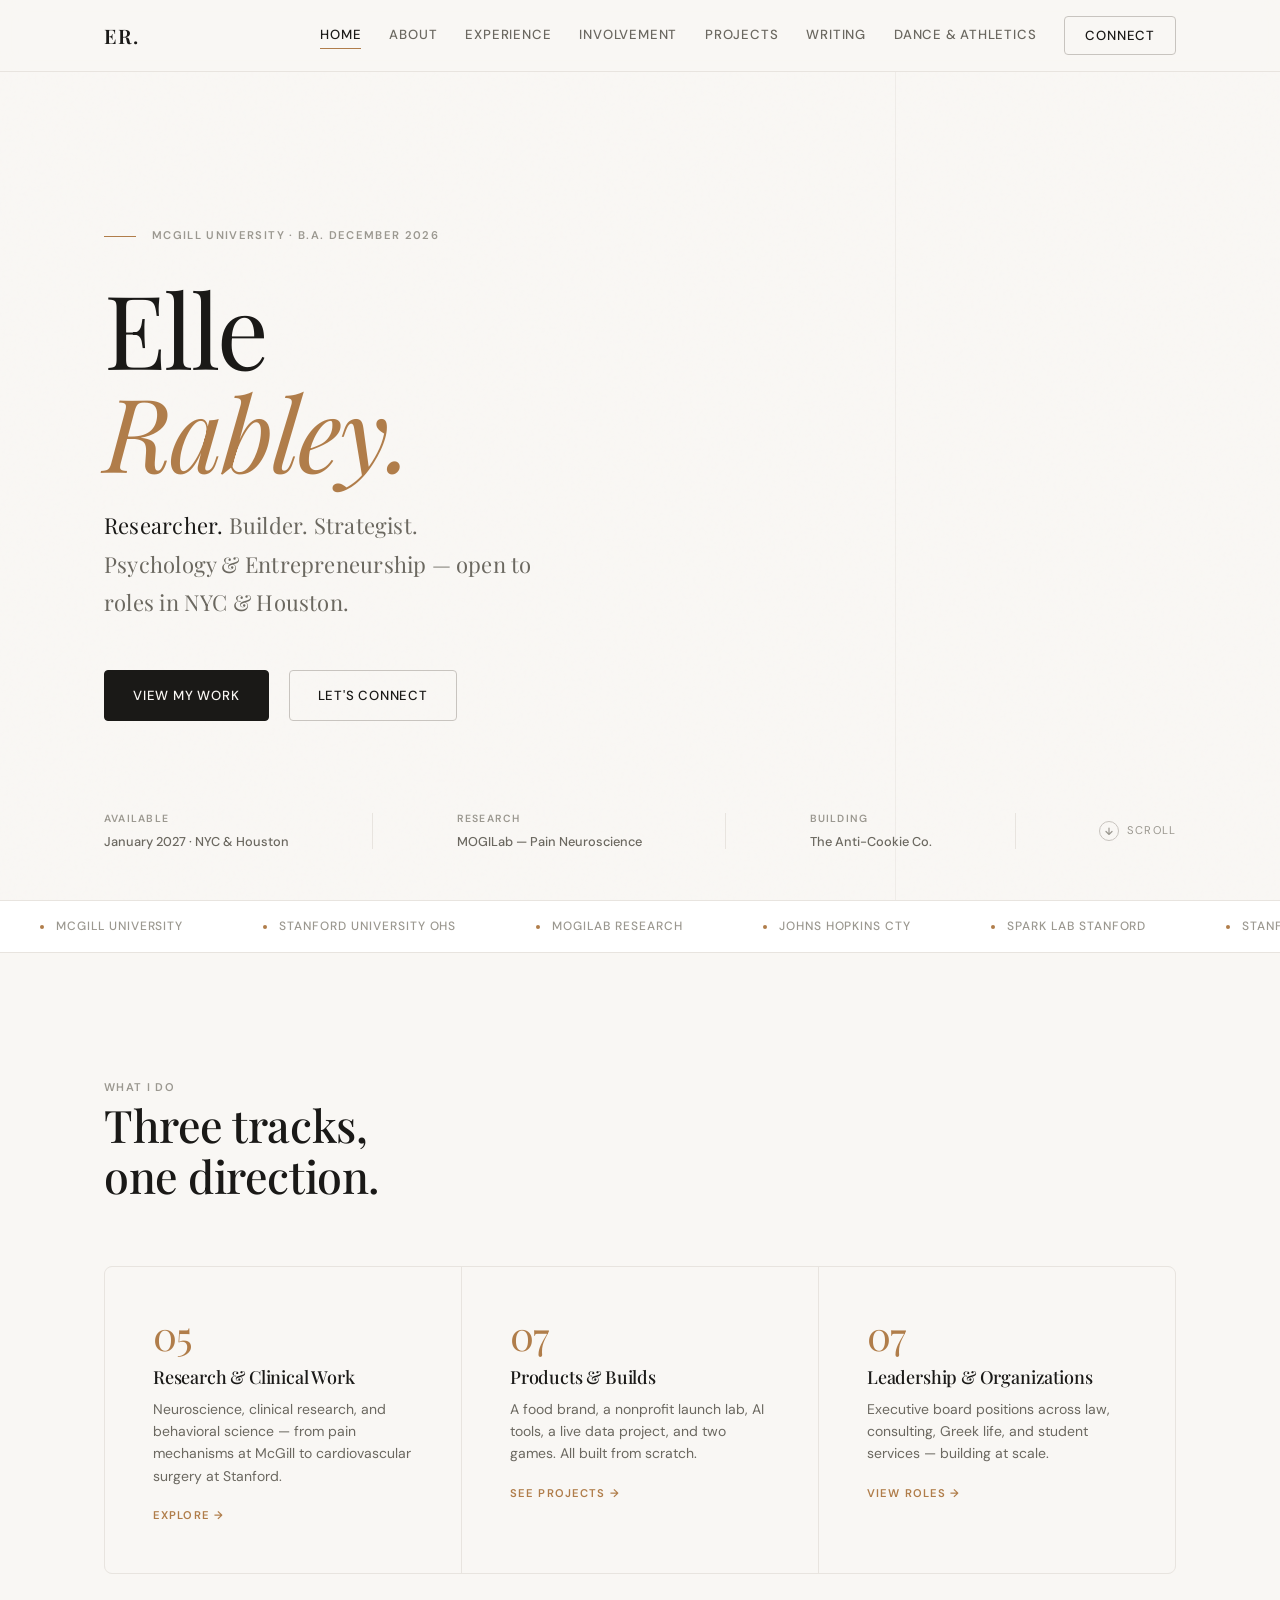
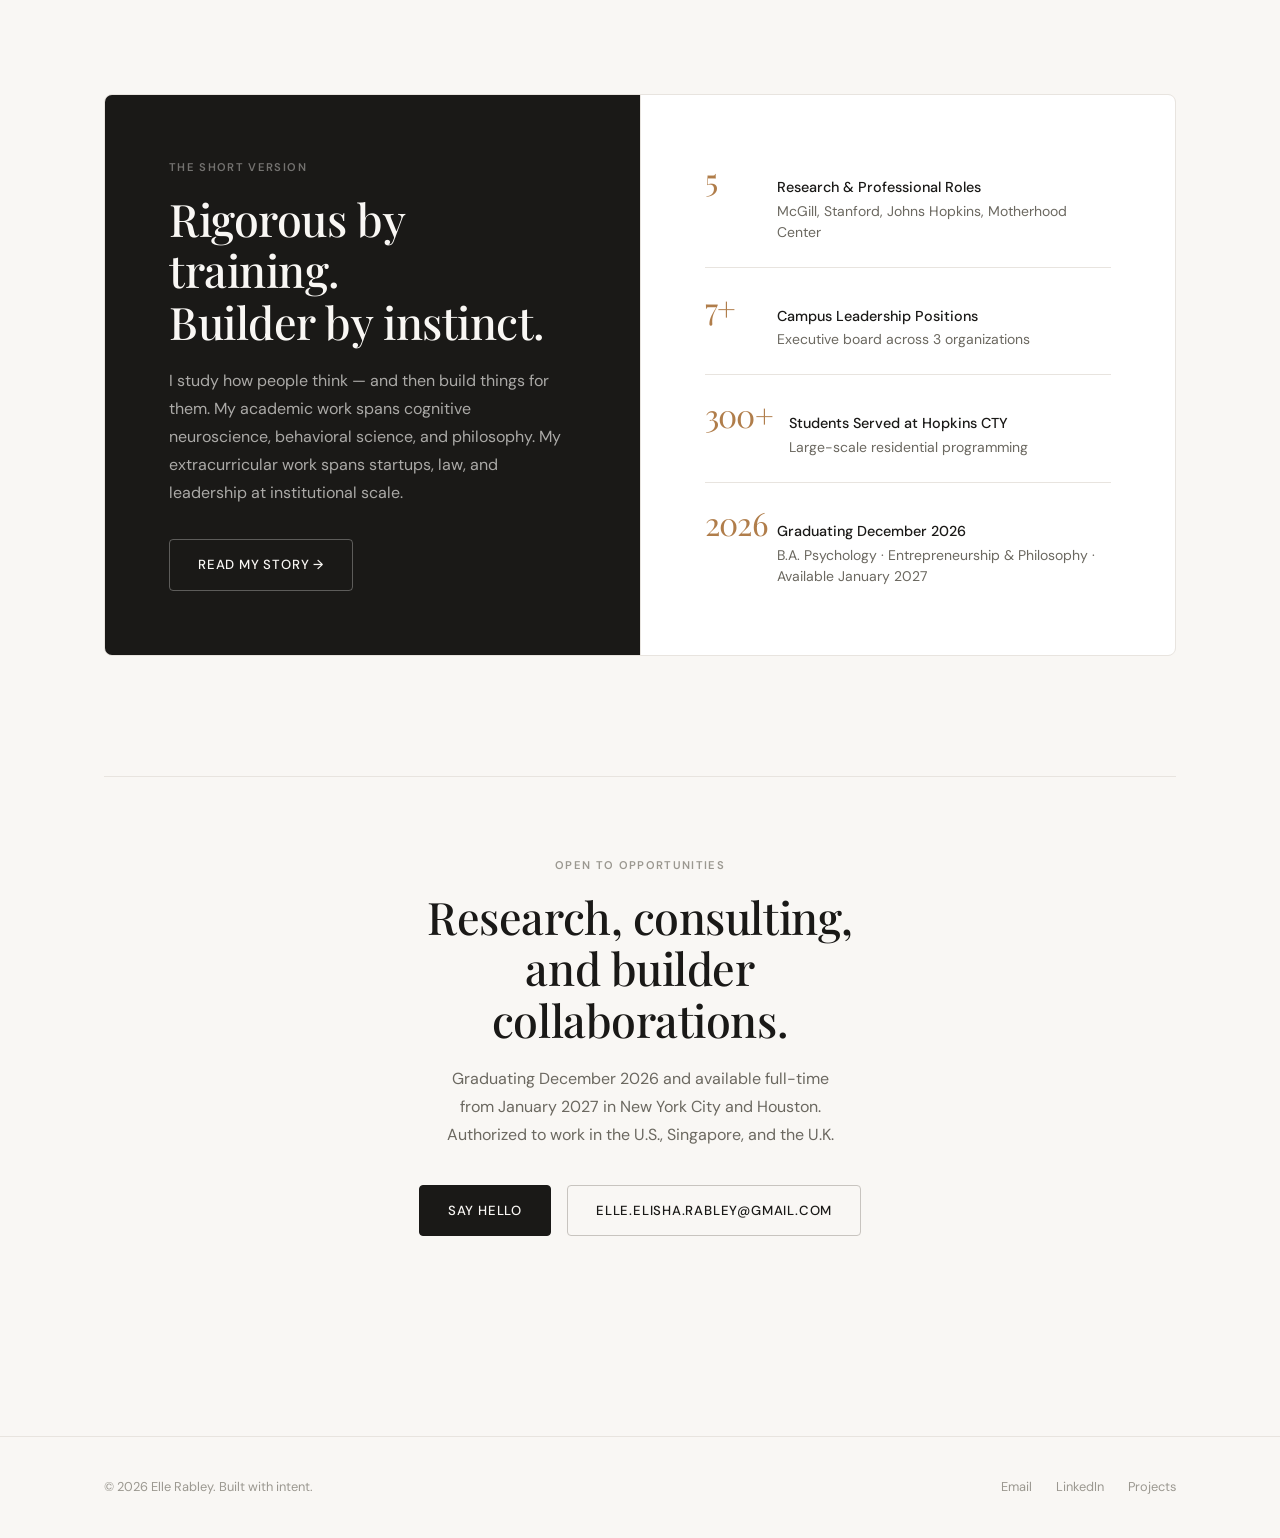
<file: index.html>
<!DOCTYPE html>
<html lang="en">
<head>
  <meta charset="UTF-8" />
  <meta name="viewport" content="width=device-width, initial-scale=1.0" />
  <title>Elle Rabley — Researcher. Builder. Strategist.</title>
  <meta name="description" content="Elle Rabley — McGill University. Psychology, Entrepreneurship, Philosophy. Researcher, builder, and aspiring strategist." />

  <!-- Open Graph -->
  <meta property="og:title"       content="Elle Rabley — Researcher. Builder. Strategist." />
  <meta property="og:description" content="McGill University student with credentials spanning neuroscience research, Stanford-affiliated work, and active product development." />
  <meta property="og:type"        content="website" />
  <meta property="og:url"         content="https://toasted-sea-salt.github.io/elle_rabley_porfolio/" />
  <meta property="og:image"       content="assets/og-image.jpg" />
  <meta name="twitter:card"       content="summary_large_image" />

  <!-- Favicon -->
  <link rel="icon" type="image/svg+xml" href="assets/favicon.svg" />

  <link rel="stylesheet" href="assets/style.css" />
  <style>
    /* ── HOME-SPECIFIC ── */
    body { overflow-x: hidden; }

    /* Hero */
    .hero {
      min-height: calc(100vh - var(--nav-h));
      display: flex;
      align-items: center;
      position: relative;
      overflow: hidden;
    }

    /* Grain texture overlay */
    .hero::before {
      content: '';
      position: absolute;
      inset: 0;
      background-image: url("data:image/svg+xml,%3Csvg viewBox='0 0 256 256' xmlns='http://www.w3.org/2000/svg'%3E%3Cfilter id='noise'%3E%3CfeTurbulence type='fractalNoise' baseFrequency='0.9' numOctaves='4' stitchTiles='stitch'/%3E%3C/filter%3E%3Crect width='100%25' height='100%25' filter='url(%23noise)' opacity='0.03'/%3E%3C/svg%3E");
      pointer-events: none;
      opacity: 0.4;
    }

    /* Decorative vertical rule */
    .hero-rule {
      position: absolute;
      top: 0; bottom: 0;
      right: clamp(200px, 30vw, 520px);
      width: 1px;
      background: var(--border);
      opacity: 0.6;
    }

    .hero-content {
      position: relative;
      z-index: 1;
      padding: clamp(48px, 8vw, 96px) 0 clamp(64px, 10vw, 120px);
    }

    .hero-eyebrow {
      display: flex;
      align-items: center;
      gap: 16px;
      margin-bottom: 32px;
    }
    .hero-eyebrow .label { color: var(--text-light); }
    .hero-eyebrow-line {
      display: block;
      width: 32px;
      height: 1px;
      background: var(--accent);
    }

    .hero-name {
      font-size: clamp(3.5rem, 8vw, 7rem);
      font-weight: 400;
      line-height: 1.0;
      letter-spacing: -0.02em;
      margin-bottom: 24px;
      font-family: var(--serif);
    }
    .hero-name em {
      font-style: italic;
      color: var(--accent);
    }

    .hero-positioning {
      font-family: var(--serif);
      font-size: clamp(1rem, 2vw, 1.375rem);
      font-weight: 400;
      color: var(--text-muted);
      letter-spacing: 0.01em;
      margin-bottom: 48px;
      max-width: 480px;
    }
    .hero-positioning span {
      color: var(--text);
    }

    .hero-actions {
      display: flex;
      align-items: center;
      gap: 20px;
      flex-wrap: wrap;
    }

    /* Hero meta strip */
    .hero-meta {
      position: absolute;
      bottom: clamp(24px, 4vw, 48px);
      left: var(--gutter);
      right: var(--gutter);
      max-width: calc(var(--max-w) - var(--gutter) * 2);
      margin: 0 auto;
      display: flex;
      align-items: center;
      justify-content: space-between;
      gap: 24px;
    }

    .hero-meta-item {
      display: flex;
      flex-direction: column;
      gap: 4px;
    }
    .hero-meta-item .label { color: var(--text-light); font-size: 0.65rem; }
    .hero-meta-item span:last-child {
      font-size: 0.8rem;
      font-weight: 500;
      color: var(--text-muted);
    }

    .hero-meta-divider {
      width: 1px;
      height: 36px;
      background: var(--border);
    }

    /* Scroll indicator */
    .scroll-hint {
      display: flex;
      align-items: center;
      gap: 8px;
      font-size: 0.7rem;
      letter-spacing: 0.1em;
      text-transform: uppercase;
      color: var(--text-light);
    }
    .scroll-hint-arrow {
      width: 20px;
      height: 20px;
      border: 1px solid var(--border-dark);
      border-radius: 50%;
      display: flex;
      align-items: center;
      justify-content: center;
      animation: bob 2s ease-in-out infinite;
    }
    @keyframes bob {
      0%, 100% { transform: translateY(0); }
      50% { transform: translateY(4px); }
    }

    /* Credentials ticker strip */
    .ticker-strip {
      border-top: 1px solid var(--border);
      border-bottom: 1px solid var(--border);
      padding: 16px 0;
      overflow: hidden;
      background: var(--bg-card);
    }
    .ticker-track {
      display: flex;
      width: max-content;
      animation: ticker 30s linear infinite;
    }
    .ticker-track:hover { animation-play-state: paused; }
    @keyframes ticker {
      0%   { transform: translateX(0); }
      100% { transform: translateX(-50%); }
    }
    .ticker-item {
      display: flex;
      align-items: center;
      gap: 12px;
      padding: 0 40px;
      white-space: nowrap;
      font-size: 0.75rem;
      letter-spacing: 0.08em;
      text-transform: uppercase;
      color: var(--text-light);
      font-weight: 500;
    }
    .ticker-dot {
      width: 4px;
      height: 4px;
      border-radius: 50%;
      background: var(--accent);
      flex-shrink: 0;
    }

    /* Feature grid */
    .feature-grid {
      display: grid;
      grid-template-columns: repeat(3, 1fr);
      gap: 1px;
      background: var(--border);
      border: 1px solid var(--border);
      border-radius: var(--radius-md);
      overflow: hidden;
    }
    .feature-cell {
      background: var(--bg);
      padding: clamp(28px, 4vw, 48px);
      transition: background 0.2s var(--ease);
    }
    .feature-cell:hover { background: var(--bg-card); }
    .feature-cell a { display: block; }
    .feature-num {
      font-family: var(--serif);
      font-size: 2.5rem;
      font-weight: 400;
      color: var(--accent);
      letter-spacing: -0.02em;
      margin-bottom: 12px;
      line-height: 1;
    }
    .feature-cell h3 { font-size: 1.125rem; margin-bottom: 10px; }
    .feature-cell p { font-size: 0.875rem; line-height: 1.6; margin-bottom: 20px; }
    .feature-arrow {
      font-size: 0.7rem;
      letter-spacing: 0.1em;
      text-transform: uppercase;
      color: var(--accent);
      font-weight: 600;
      display: flex;
      align-items: center;
      gap: 6px;
      transition: gap 0.2s;
    }
    .feature-cell:hover .feature-arrow { gap: 10px; }

    /* Profile strip */
    .profile-strip {
      display: grid;
      grid-template-columns: 1fr 1fr;
      gap: 1px;
      background: var(--border);
      border: 1px solid var(--border);
      border-radius: var(--radius-md);
      overflow: hidden;
    }
    .profile-left {
      background: var(--text);
      color: var(--bg);
      padding: clamp(40px, 5vw, 64px);
    }
    .profile-left h2 { color: var(--bg); margin-bottom: 20px; }
    .profile-left p { color: rgba(249,247,244,0.65); margin-bottom: 32px; }
    .profile-right {
      background: var(--bg-card);
      padding: clamp(40px, 5vw, 64px);
      display: flex;
      flex-direction: column;
      justify-content: center;
    }
    .stat-list {
      display: flex;
      flex-direction: column;
      gap: 24px;
    }
    .stat-item {
      display: flex;
      align-items: baseline;
      gap: 16px;
      padding-bottom: 24px;
      border-bottom: 1px solid var(--border);
    }
    .stat-item:last-child { border-bottom: none; padding-bottom: 0; }
    .stat-num {
      font-family: var(--serif);
      font-size: 2rem;
      font-weight: 400;
      color: var(--accent);
      letter-spacing: -0.02em;
      min-width: 56px;
      line-height: 1;
    }
    .stat-desc {
      font-size: 0.875rem;
      color: var(--text-muted);
      line-height: 1.5;
    }
    .stat-desc strong {
      display: block;
      font-weight: 500;
      color: var(--text);
      margin-bottom: 2px;
      font-size: 0.9rem;
    }

    @media (max-width: 900px) {
      .feature-grid { grid-template-columns: 1fr 1fr; }
      .feature-grid .feature-cell:last-child { grid-column: 1 / -1; }
      .profile-strip { grid-template-columns: 1fr; }
    }

    @media (max-width: 640px) {
      .feature-grid { grid-template-columns: 1fr; }
      .hero-meta { display: none; }
    }
  </style>
</head>
<body>

  <!-- ════ NAV ════ -->
  <nav class="nav">
    <div class="nav-inner">
      <a href="index.html" class="nav-logo">ER.</a>
      <div class="nav-links">
        <a href="index.html"              class="nav-link">Home</a>
        <a href="about/index.html"        class="nav-link">About</a>
        <a href="experience/index.html"   class="nav-link">Experience</a>
        <a href="involvement/index.html"  class="nav-link">Involvement</a>
        <a href="projects/index.html"     class="nav-link">Projects</a>
        <a href="writing/index.html"     class="nav-link">Writing</a>
        <a href="dance/index.html"       class="nav-link">Dance &amp; Athletics</a>
        <a href="contact/index.html"      class="nav-link btn btn-outline" style="padding:8px 20px;">Connect</a>
      </div>
      <button class="nav-toggle" id="nav-toggle" aria-label="Menu">
        <span></span><span></span><span></span>
      </button>
    </div>
  </nav>

  <div class="nav-mobile" id="nav-mobile">
    <a href="index.html"              class="nav-mobile-link">Home</a>
    <a href="about/index.html"        class="nav-mobile-link">About</a>
    <a href="experience/index.html"   class="nav-mobile-link">Experience</a>
    <a href="involvement/index.html"  class="nav-mobile-link">Involvement</a>
    <a href="projects/index.html"     class="nav-mobile-link">Projects</a>
    <a href="writing/index.html"     class="nav-mobile-link">Writing</a>
    <a href="dance/index.html"       class="nav-mobile-link">Dance &amp; Athletics</a>
    <a href="contact/index.html"      class="nav-mobile-link">Connect</a>
  </div>

  <main>

    <!-- ════ HERO ════ -->
    <section class="hero">
      <div class="hero-rule" aria-hidden="true"></div>

      <div class="container">
        <div class="hero-content">

          <div class="hero-eyebrow animate-fade-up">
            <span class="hero-eyebrow-line"></span>
            <span class="label">McGill University · B.A. December 2026</span>
          </div>

          <h1 class="hero-name animate-fade-up delay-1">
            Elle<br><em>Rabley.</em>
          </h1>

          <p class="hero-positioning animate-fade-up delay-2">
            <span>Researcher.</span> Builder. Strategist.<br>
            Psychology &amp; Entrepreneurship — open to roles in NYC &amp; Houston.
          </p>

          <div class="hero-actions animate-fade-up delay-3">
            <a href="experience/index.html" class="btn btn-primary">View My Work</a>
            <a href="contact/index.html"    class="btn btn-outline">Let's Connect</a>
          </div>

        </div>
      </div>

      <!-- Bottom meta strip -->
      <div class="hero-meta animate-fade-in delay-5">
        <div class="hero-meta-item">
          <span class="label">Available</span>
          <span>January 2027 · NYC &amp; Houston</span>
        </div>
        <div class="hero-meta-divider"></div>
        <div class="hero-meta-item">
          <span class="label">Research</span>
          <span>MOGILab — Pain Neuroscience</span>
        </div>
        <div class="hero-meta-divider"></div>
        <div class="hero-meta-item">
          <span class="label">Building</span>
          <span>The Anti-Cookie Co.</span>
        </div>
        <div class="hero-meta-divider"></div>
        <div class="scroll-hint">
          <div class="scroll-hint-arrow">
            <svg width="8" height="8" viewBox="0 0 8 8" fill="none">
              <path d="M4 1v6M1 4.5l3 3 3-3" stroke="currentColor" stroke-width="1.2" stroke-linecap="round"/>
            </svg>
          </div>
          <span>Scroll</span>
        </div>
      </div>
    </section>

    <!-- ════ TICKER ════ -->
    <div class="ticker-strip">
      <div class="ticker-track">
        <!-- First set -->
        <div class="ticker-item"><span class="ticker-dot"></span>McGill University</div>
        <div class="ticker-item"><span class="ticker-dot"></span>Stanford University OHS</div>
        <div class="ticker-item"><span class="ticker-dot"></span>MOGILab Research</div>
        <div class="ticker-item"><span class="ticker-dot"></span>Johns Hopkins CTY</div>
        <div class="ticker-item"><span class="ticker-dot"></span>SPARK Lab Stanford</div>
        <div class="ticker-item"><span class="ticker-dot"></span>Stanford Medicine</div>
        <div class="ticker-item"><span class="ticker-dot"></span>The Anti-Cookie Co.</div>
        <div class="ticker-item"><span class="ticker-dot"></span>Alpha Phi Executive Board</div>
        <div class="ticker-item"><span class="ticker-dot"></span>McGill Pre-Law Society</div>
        <div class="ticker-item"><span class="ticker-dot"></span>CaPS Advisory Board</div>
        <div class="ticker-item"><span class="ticker-dot"></span>Duke TIP</div>
        <div class="ticker-item"><span class="ticker-dot"></span>Joffrey Ballet School NYC</div>
        <!-- Second set (duplicate for seamless loop) -->
        <div class="ticker-item"><span class="ticker-dot"></span>McGill University</div>
        <div class="ticker-item"><span class="ticker-dot"></span>Stanford University OHS</div>
        <div class="ticker-item"><span class="ticker-dot"></span>MOGILab Research</div>
        <div class="ticker-item"><span class="ticker-dot"></span>Johns Hopkins CTY</div>
        <div class="ticker-item"><span class="ticker-dot"></span>SPARK Lab Stanford</div>
        <div class="ticker-item"><span class="ticker-dot"></span>Stanford Medicine</div>
        <div class="ticker-item"><span class="ticker-dot"></span>The Anti-Cookie Co.</div>
        <div class="ticker-item"><span class="ticker-dot"></span>Alpha Phi Executive Board</div>
        <div class="ticker-item"><span class="ticker-dot"></span>McGill Pre-Law Society</div>
        <div class="ticker-item"><span class="ticker-dot"></span>CaPS Advisory Board</div>
        <div class="ticker-item"><span class="ticker-dot"></span>Duke TIP</div>
        <div class="ticker-item"><span class="ticker-dot"></span>Joffrey Ballet School NYC</div>
      </div>
    </div>

    <!-- ════ FEATURE GRID ════ -->
    <section class="section">
      <div class="container">
        <div class="section-header reveal">
          <span class="label">What I Do</span>
          <h2>Three tracks,<br>one direction.</h2>
        </div>

        <div class="feature-grid reveal reveal-delay-1">
          <div class="feature-cell">
            <a href="experience/index.html">
              <div class="feature-num">05</div>
              <h3>Research &amp; Clinical Work</h3>
              <p>Neuroscience, clinical research, and behavioral science — from pain mechanisms at McGill to cardiovascular surgery at Stanford.</p>
              <span class="feature-arrow">Explore →</span>
            </a>
          </div>
          <div class="feature-cell">
            <a href="projects/index.html">
              <div class="feature-num">07</div>
              <h3>Products &amp; Builds</h3>
              <p>A food brand, a nonprofit launch lab, AI tools, a live data project, and two games. All built from scratch.</p>
              <span class="feature-arrow">See Projects →</span>
            </a>
          </div>
          <div class="feature-cell">
            <a href="involvement/index.html">
              <div class="feature-num">07</div>
              <h3>Leadership &amp; Organizations</h3>
              <p>Executive board positions across law, consulting, Greek life, and student services — building at scale.</p>
              <span class="feature-arrow">View Roles →</span>
            </a>
          </div>
        </div>
      </div>
    </section>

    <!-- ════ PROFILE STRIP ════ -->
    <section class="section" style="padding-top:0;">
      <div class="container">
        <div class="profile-strip reveal">
          <div class="profile-left">
            <span class="label" style="color:rgba(249,247,244,0.4); margin-bottom:16px; display:block;">The Short Version</span>
            <h2>Rigorous by training.<br>Builder by instinct.</h2>
            <p>I study how people think — and then build things for them. My academic work spans cognitive neuroscience, behavioral science, and philosophy. My extracurricular work spans startups, law, and leadership at institutional scale.</p>
            <a href="about/index.html" class="btn btn-outline" style="border-color:rgba(249,247,244,0.3); color:var(--bg);">Read My Story →</a>
          </div>
          <div class="profile-right">
            <div class="stat-list">
              <div class="stat-item">
                <span class="stat-num">5</span>
                <div class="stat-desc">
                  <strong>Research &amp; Professional Roles</strong>
                  McGill, Stanford, Johns Hopkins, Motherhood Center
                </div>
              </div>
              <div class="stat-item">
                <span class="stat-num">7+</span>
                <div class="stat-desc">
                  <strong>Campus Leadership Positions</strong>
                  Executive board across 3 organizations
                </div>
              </div>
              <div class="stat-item">
                <span class="stat-num">300+</span>
                <div class="stat-desc">
                  <strong>Students Served at Hopkins CTY</strong>
                  Large-scale residential programming
                </div>
              </div>
              <div class="stat-item">
                <span class="stat-num">2026</span>
                <div class="stat-desc">
                  <strong>Graduating December 2026</strong>
                  B.A. Psychology · Entrepreneurship &amp; Philosophy · Available January 2027
                </div>
              </div>
            </div>
          </div>
        </div>
      </div>
    </section>

    <!-- ════ CONNECT CTA ════ -->
    <section class="section" style="padding-top:0;">
      <div class="container">
        <div style="text-align:center; padding: clamp(48px,7vw,80px) 0; border-top: 1px solid var(--border);">
          <span class="label reveal" style="display:block; margin-bottom:16px;">Open to Opportunities</span>
          <h2 class="reveal reveal-delay-1" style="margin-bottom:20px; max-width:520px; margin-left:auto; margin-right:auto;">Research, consulting,<br>and builder collaborations.</h2>
          <p class="reveal reveal-delay-2" style="margin-bottom:36px; max-width:400px; margin-left:auto; margin-right:auto;">Graduating December 2026 and available full-time from January 2027 in New York City and Houston. Authorized to work in the U.S., Singapore, and the U.K.</p>
          <div class="reveal reveal-delay-3" style="display:flex; gap:16px; justify-content:center; flex-wrap:wrap;">
            <a href="contact/index.html" class="btn btn-primary">Say Hello</a>
            <a href="mailto:elle.elisha.rabley@gmail.com" class="btn btn-outline">elle.elisha.rabley@gmail.com</a>
          </div>
        </div>
      </div>
    </section>

  </main>

  <!-- ════ FOOTER ════ -->
  <footer>
    <div class="container">
      <div class="footer-inner">
        <span class="footer-copy">© 2026 Elle Rabley. Built with intent.</span>
        <div class="footer-links">
          <a href="mailto:elle.elisha.rabley@gmail.com" class="footer-link">Email</a>
          <a href="https://www.linkedin.com/in/elisha-elle-rabley-b92aa0346" class="footer-link" target="_blank" rel="noopener">LinkedIn</a>
          <a href="projects/index.html" class="footer-link">Projects</a>
        </div>
      </div>
    </div>
  </footer>

  <script src="assets/main.js"></script>
</body>
</html>
</file>
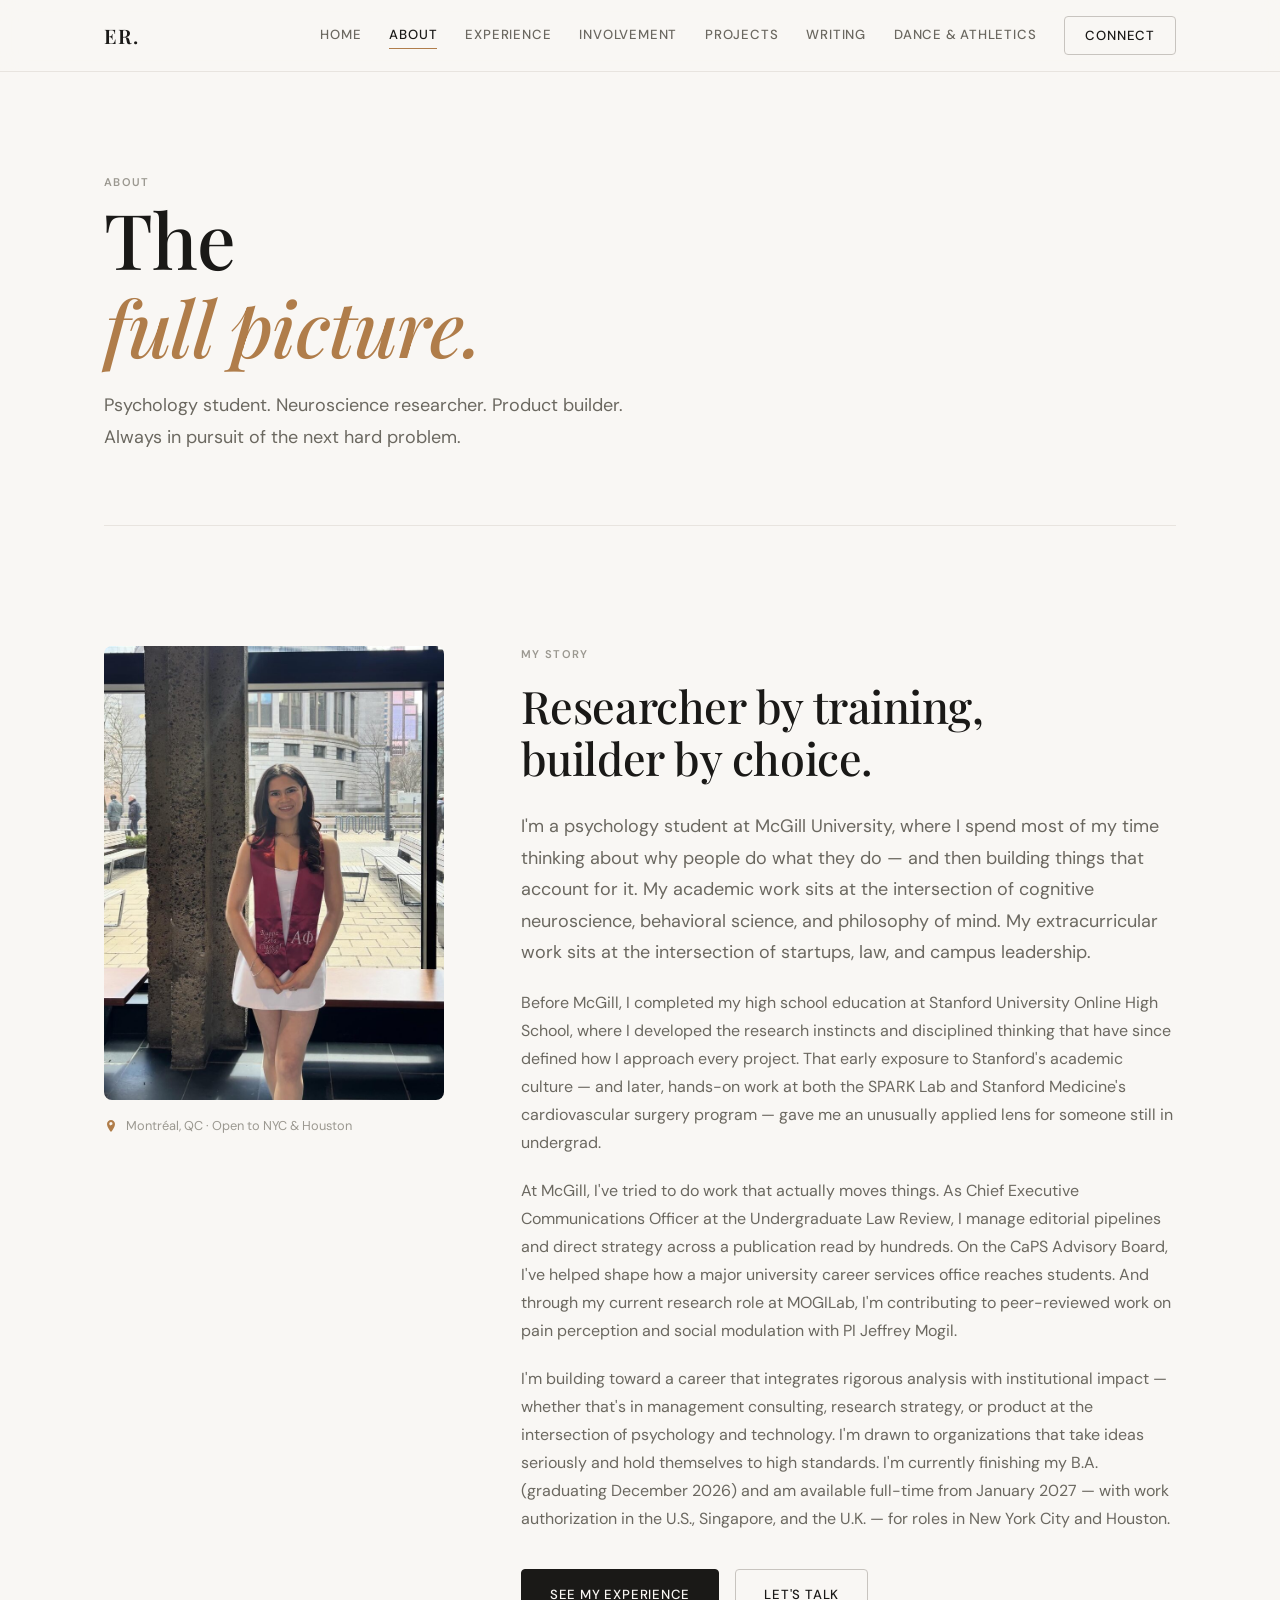
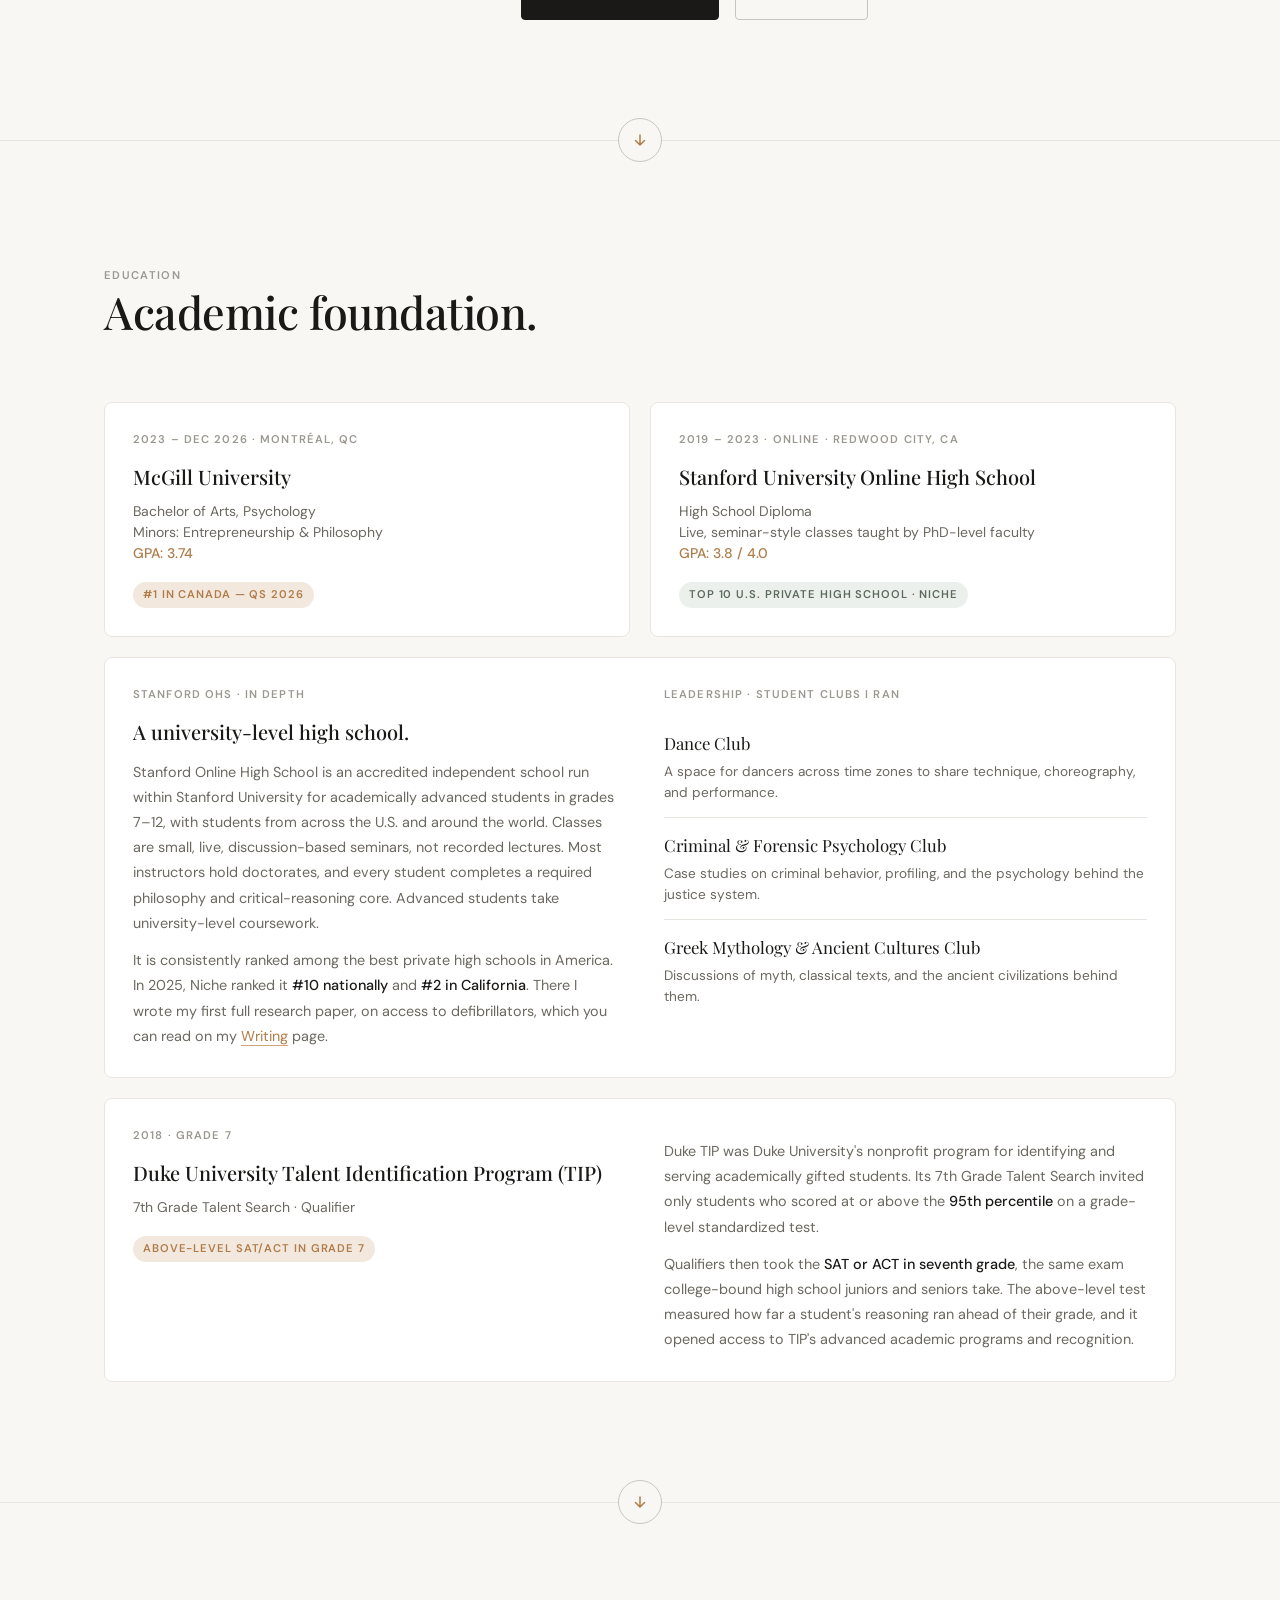
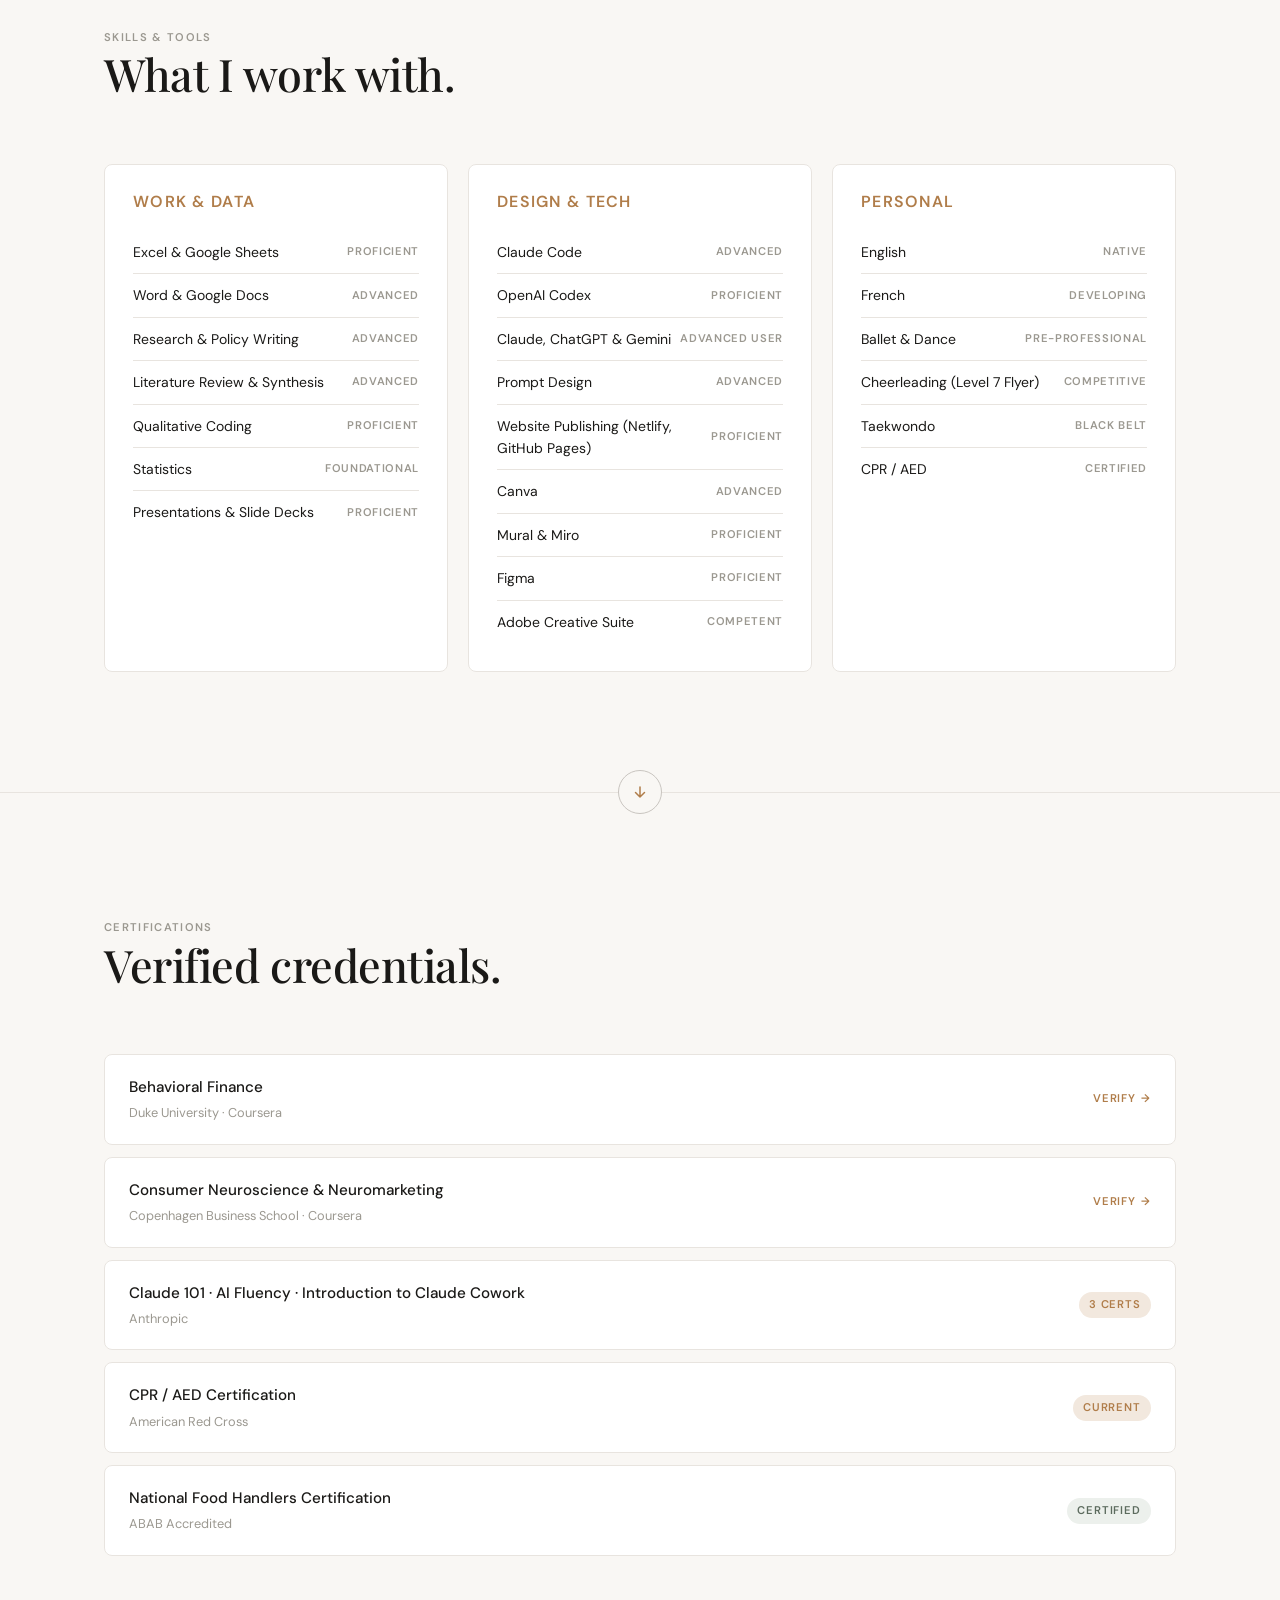
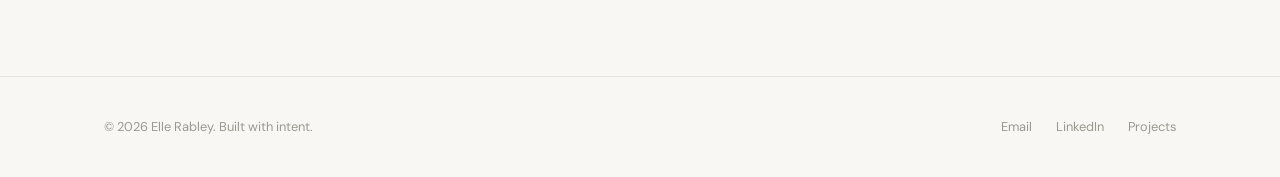
<file: about/index.html>
<!DOCTYPE html>
<html lang="en">
<head>
  <meta charset="UTF-8" />
  <meta name="viewport" content="width=device-width, initial-scale=1.0" />
  <title>About — Elle Rabley</title>
  <meta name="description" content="About Elle Rabley — McGill University, Psychology, Entrepreneurship, and Philosophy. Researcher, builder, and aspiring strategist." />
  <meta property="og:title"       content="About — Elle Rabley" />
  <meta property="og:description" content="McGill University. B.A. Psychology, Minors in Entrepreneurship & Philosophy. Researcher, builder, strategist." />
  <meta property="og:type"        content="website" />
  <link rel="icon" type="image/svg+xml" href="../assets/favicon.svg" />
  <link rel="stylesheet" href="../assets/style.css" />
  <style>
    /* ── ABOUT-SPECIFIC ── */

    /* Bio section */
    .bio-grid {
      display: grid;
      grid-template-columns: 340px 1fr;
      gap: clamp(48px, 6vw, 80px);
      align-items: start;
    }

    .bio-photo-wrap {
      position: sticky;
      top: calc(var(--nav-h) + 32px);
    }
    .bio-photo {
      width: 100%;
      aspect-ratio: 3/4;
      background: var(--border);
      border-radius: var(--radius-md);
      overflow: hidden;
      position: relative;
    }
    .bio-photo img {
      width: 100%; height: 100%;
      object-fit: cover;
    }
    .bio-photo-placeholder {
      width: 100%; height: 100%;
      display: flex;
      flex-direction: column;
      align-items: center;
      justify-content: center;
      gap: 12px;
      color: var(--text-light);
      background: var(--bg-card);
    }
    .bio-photo-placeholder .initials {
      font-family: var(--serif);
      font-size: 3.5rem;
      font-weight: 400;
      color: var(--accent);
    }
    .bio-photo-placeholder p {
      font-size: 0.75rem;
      letter-spacing: 0.08em;
      text-transform: uppercase;
    }

    .bio-location {
      margin-top: 16px;
      display: flex;
      align-items: center;
      gap: 8px;
      font-size: 0.8rem;
      color: var(--text-light);
    }
    .bio-location svg { color: var(--accent); }

    .bio-text h2 { margin-bottom: 24px; }
    .bio-text p { margin-bottom: 20px; }
    .bio-text p:last-child { margin-bottom: 0; }

    /* Education */
    .edu-grid {
      display: grid;
      grid-template-columns: repeat(2, 1fr);
      gap: 20px;
    }
    .edu-card {
      background: var(--bg-card);
      border: 1px solid var(--border);
      border-radius: var(--radius-md);
      padding: 28px;
      transition: border-color 0.25s var(--ease), transform 0.25s var(--ease);
    }
    .edu-card:hover {
      border-color: var(--accent);
      transform: translateY(-2px);
    }
    .edu-year {
      font-size: 0.7rem;
      font-weight: 600;
      letter-spacing: 0.1em;
      text-transform: uppercase;
      color: var(--text-light);
      margin-bottom: 12px;
    }
    .edu-school {
      font-family: var(--serif);
      font-size: 1.25rem;
      font-weight: 500;
      margin-bottom: 8px;
    }
    .edu-school a { transition: color 0.2s; }
    .edu-school a:hover { color: var(--accent); }
    .edu-degree {
      font-size: 0.875rem;
      color: var(--text-muted);
      line-height: 1.5;
    }
    .edu-badge {
      margin-top: 16px;
    }

    .edu-wide { grid-column: 1 / -1; }
    .edu-wide:hover { transform: none; }
    .edu-wide-grid {
      display: grid;
      grid-template-columns: 1fr 1fr;
      gap: clamp(24px, 4vw, 48px);
    }
    .edu-body {
      font-size: 0.9rem;
      margin-top: 12px;
    }
    .edu-body strong { color: var(--text); font-weight: 500; }
    .inline-link { color: var(--accent); border-bottom: 1px solid var(--accent-light); }
    .inline-link:hover { color: var(--text); }
    .club-list { display: flex; flex-direction: column; margin-top: 4px; }
    .club-item {
      padding: 14px 0;
      border-bottom: 1px solid var(--border);
      display: flex;
      flex-direction: column;
      gap: 4px;
    }
    .club-item:last-child { border-bottom: none; }
    .club-name { font-family: var(--serif); font-size: 1.05rem; color: var(--text); }
    .club-desc { font-size: 0.85rem; color: var(--text-muted); line-height: 1.55; }

    /* Skills */
    .skills-grid {
      display: grid;
      grid-template-columns: repeat(3, 1fr);
      gap: 20px;
    }
    .skills-column {
      background: var(--bg-card);
      border: 1px solid var(--border);
      border-radius: var(--radius-md);
      padding: 28px;
    }
    .skills-column h4 { margin-bottom: 20px; }
    .skill-item {
      display: flex;
      align-items: center;
      justify-content: space-between;
      padding: 10px 0;
      border-bottom: 1px solid var(--border);
      font-size: 0.875rem;
    }
    .skill-item:last-child { border-bottom: none; }
    .skill-name { color: var(--text); font-weight: 400; }
    .skill-level {
      font-size: 0.7rem;
      font-weight: 600;
      letter-spacing: 0.06em;
      text-transform: uppercase;
      color: var(--text-light);
    }

    /* Certifications */
    .cert-list {
      display: flex;
      flex-direction: column;
      gap: 12px;
    }
    .cert-item {
      display: flex;
      align-items: center;
      justify-content: space-between;
      background: var(--bg-card);
      border: 1px solid var(--border);
      border-radius: var(--radius-md);
      padding: 20px 24px;
      transition: border-color 0.2s var(--ease);
      gap: 16px;
    }
    .cert-item:hover { border-color: var(--accent); }
    .cert-left { flex: 1; }
    .cert-title {
      font-size: 0.95rem;
      font-weight: 500;
      color: var(--text);
      margin-bottom: 4px;
    }
    .cert-issuer {
      font-size: 0.8rem;
      color: var(--text-light);
    }
    .cert-verify {
      font-size: 0.7rem;
      font-weight: 600;
      letter-spacing: 0.06em;
      text-transform: uppercase;
      color: var(--accent);
      white-space: nowrap;
      display: flex;
      align-items: center;
      gap: 6px;
      transition: gap 0.2s;
    }
    .cert-verify:hover { gap: 10px; }

    @media (max-width: 900px) {
      .bio-grid { grid-template-columns: 1fr; }
      .bio-photo-wrap { position: static; max-width: 300px; }
      .skills-grid { grid-template-columns: 1fr 1fr; }
      .skills-grid .skills-column:last-child { grid-column: 1 / -1; }
    }
    @media (max-width: 640px) {
      .edu-grid { grid-template-columns: 1fr; }
      .edu-wide-grid { grid-template-columns: 1fr; }
      .skills-grid { grid-template-columns: 1fr; }
    }
  </style>
</head>
<body>

  <!-- ════ NAV ════ -->
  <nav class="nav">
    <div class="nav-inner">
      <a href="../index.html" class="nav-logo">ER.</a>
      <div class="nav-links">
        <a href="../index.html"              class="nav-link">Home</a>
        <a href="../about/index.html"        class="nav-link">About</a>
        <a href="../experience/index.html"   class="nav-link">Experience</a>
        <a href="../involvement/index.html"  class="nav-link">Involvement</a>
        <a href="../projects/index.html"     class="nav-link">Projects</a>
        <a href="../writing/index.html"     class="nav-link">Writing</a>
        <a href="../dance/index.html"       class="nav-link">Dance &amp; Athletics</a>
        <a href="../contact/index.html"      class="nav-link btn btn-outline" style="padding:8px 20px;">Connect</a>
      </div>
      <button class="nav-toggle" id="nav-toggle" aria-label="Menu">
        <span></span><span></span><span></span>
      </button>
    </div>
  </nav>
  <div class="nav-mobile" id="nav-mobile">
    <a href="../index.html"             class="nav-mobile-link">Home</a>
    <a href="../about/index.html"       class="nav-mobile-link">About</a>
    <a href="../experience/index.html"  class="nav-mobile-link">Experience</a>
    <a href="../involvement/index.html" class="nav-mobile-link">Involvement</a>
    <a href="../projects/index.html"    class="nav-mobile-link">Projects</a>
    <a href="../writing/index.html"    class="nav-mobile-link">Writing</a>
    <a href="../dance/index.html"      class="nav-mobile-link">Dance &amp; Athletics</a>
    <a href="../contact/index.html"     class="nav-mobile-link">Connect</a>
  </div>

  <main>

    <!-- ════ PAGE HEADER ════ -->
    <div class="container">
      <div class="page-header reveal">
        <span class="label">About</span>
        <h1>The<br><em class="italic text-accent">full picture.</em></h1>
        <p class="subtitle">Psychology student. Neuroscience researcher. Product builder. Always in pursuit of the next hard problem.</p>
      </div>
    </div>

    <!-- ════ BIO ════ -->
    <section class="section">
      <div class="container">
        <div class="bio-grid">

          <!-- Photo -->
          <div class="bio-photo-wrap reveal">
            <div class="bio-photo">
              <img src="../assets/headshot.jpg" alt="Elle Rabley" />
            </div>
            <div class="bio-location">
              <svg width="14" height="14" viewBox="0 0 14 14" fill="none">
                <path d="M7 1C4.79 1 3 2.79 3 5c0 3.5 4 8 4 8s4-4.5 4-8c0-2.21-1.79-4-4-4zm0 5.5A1.5 1.5 0 1 1 7 3a1.5 1.5 0 0 1 0 3z" fill="currentColor"/>
              </svg>
              Montréal, QC · Open to NYC &amp; Houston
            </div>
          </div>

          <!-- Bio text -->
          <div class="bio-text reveal reveal-delay-1">
            <span class="label" style="display:block;margin-bottom:16px;">My Story</span>
            <h2 style="margin-bottom:28px;">Researcher by training,<br>builder by choice.</h2>

            <p class="large">I'm a psychology student at McGill University, where I spend most of my time thinking about why people do what they do — and then building things that account for it. My academic work sits at the intersection of cognitive neuroscience, behavioral science, and philosophy of mind. My extracurricular work sits at the intersection of startups, law, and campus leadership.</p>

            <p>Before McGill, I completed my high school education at Stanford University Online High School, where I developed the research instincts and disciplined thinking that have since defined how I approach every project. That early exposure to Stanford's academic culture — and later, hands-on work at both the SPARK Lab and Stanford Medicine's cardiovascular surgery program — gave me an unusually applied lens for someone still in undergrad.</p>

            <p>At McGill, I've tried to do work that actually moves things. As Chief Executive Communications Officer at the Undergraduate Law Review, I manage editorial pipelines and direct strategy across a publication read by hundreds. On the CaPS Advisory Board, I've helped shape how a major university career services office reaches students. And through my current research role at MOGILab, I'm contributing to peer-reviewed work on pain perception and social modulation with PI Jeffrey Mogil.</p>

            <p>I'm building toward a career that integrates rigorous analysis with institutional impact — whether that's in management consulting, research strategy, or product at the intersection of psychology and technology. I'm drawn to organizations that take ideas seriously and hold themselves to high standards. I'm currently finishing my B.A. (graduating December 2026) and am available full-time from January 2027 — with work authorization in the U.S., Singapore, and the U.K. — for roles in New York City and Houston.</p>

            <div style="margin-top:36px; display:flex; gap:16px; flex-wrap:wrap;">
              <a href="../experience/index.html" class="btn btn-primary">See My Experience</a>
              <a href="../contact/index.html"    class="btn btn-outline">Let's Talk</a>
            </div>
          </div>

        </div>
      </div>
    </section>

    <div class="divider"></div>

    <!-- ════ EDUCATION ════ -->
    <section class="section">
      <div class="container">
        <div class="section-header reveal">
          <span class="label">Education</span>
          <h2>Academic foundation.</h2>
        </div>

        <div class="edu-grid reveal reveal-delay-1">
          <div class="edu-card">
            <div class="edu-year">2023 – Dec 2026 · Montréal, QC</div>
            <div class="edu-school">
              <a href="https://reporter.mcgill.ca/mcgill-no-1-in-canada-in-2026-qs-world-university-rankings/" target="_blank" rel="noopener">
                McGill University
              </a>
            </div>
            <div class="edu-degree">
              Bachelor of Arts, Psychology<br>
              Minors: Entrepreneurship &amp; Philosophy<br>
              <span style="color:var(--accent);font-weight:500;">GPA: 3.74</span>
            </div>
            <div class="edu-badge">
              <span class="badge badge-accent">#1 in Canada — QS 2026</span>
            </div>
          </div>

          <div class="edu-card">
            <div class="edu-year">2019 – 2023 · Online · Redwood City, CA</div>
            <div class="edu-school">
              <a href="https://onlinehighschool.stanford.edu/" target="_blank" rel="noopener">
                Stanford University Online High School
              </a>
            </div>
            <div class="edu-degree">
              High School Diploma<br>
              Live, seminar-style classes taught by PhD-level faculty<br>
              <span style="color:var(--accent);font-weight:500;">GPA: 3.8 / 4.0</span>
            </div>
            <div class="edu-badge">
              <span class="badge badge-sage">Top 10 U.S. Private High School · Niche</span>
            </div>
          </div>

          <!-- Stanford OHS: in depth -->
          <div class="edu-card edu-wide">
            <div class="edu-wide-grid">
              <div>
                <div class="edu-year">Stanford OHS · In Depth</div>
                <div class="edu-school">A university-level high school.</div>
                <p class="edu-body">Stanford Online High School is an accredited independent school run within Stanford University for academically advanced students in grades 7–12, with students from across the U.S. and around the world. Classes are small, live, discussion-based seminars, not recorded lectures. Most instructors hold doctorates, and every student completes a required philosophy and critical-reasoning core. Advanced students take university-level coursework.</p>
                <p class="edu-body">It is consistently ranked among the best private high schools in America. In 2025, Niche ranked it <strong>#10 nationally</strong> and <strong>#2 in California</strong>. There I wrote my first full research paper, on access to defibrillators, which you can read on my <a href="../writing/index.html" class="inline-link">Writing</a> page.</p>
              </div>
              <div>
                <div class="edu-year">Leadership · Student Clubs I Ran</div>
                <div class="club-list">
                  <div class="club-item">
                    <span class="club-name">Dance Club</span>
                    <span class="club-desc">A space for dancers across time zones to share technique, choreography, and performance.</span>
                  </div>
                  <div class="club-item">
                    <span class="club-name">Criminal &amp; Forensic Psychology Club</span>
                    <span class="club-desc">Case studies on criminal behavior, profiling, and the psychology behind the justice system.</span>
                  </div>
                  <div class="club-item">
                    <span class="club-name">Greek Mythology &amp; Ancient Cultures Club</span>
                    <span class="club-desc">Discussions of myth, classical texts, and the ancient civilizations behind them.</span>
                  </div>
                </div>
              </div>
            </div>
          </div>

          <!-- Duke TIP -->
          <div class="edu-card edu-wide">
            <div class="edu-wide-grid">
              <div>
                <div class="edu-year">2018 · Grade 7</div>
                <div class="edu-school">
                  <a href="https://tip.duke.edu/" target="_blank" rel="noopener">Duke University Talent Identification Program (TIP)</a>
                </div>
                <div class="edu-degree">7th Grade Talent Search · Qualifier</div>
                <div class="edu-badge">
                  <span class="badge badge-accent">Above-Level SAT/ACT in Grade 7</span>
                </div>
              </div>
              <div>
                <p class="edu-body">Duke TIP was Duke University's nonprofit program for identifying and serving academically gifted students. Its 7th Grade Talent Search invited only students who scored at or above the <strong>95th percentile</strong> on a grade-level standardized test.</p>
                <p class="edu-body">Qualifiers then took the <strong>SAT or ACT in seventh grade</strong>, the same exam college-bound high school juniors and seniors take. The above-level test measured how far a student's reasoning ran ahead of their grade, and it opened access to TIP's advanced academic programs and recognition.</p>
              </div>
            </div>
          </div>
        </div>
      </div>
    </section>

    <div class="divider"></div>

    <!-- ════ SKILLS ════ -->
    <section class="section">
      <div class="container">
        <div class="section-header reveal">
          <span class="label">Skills &amp; Tools</span>
          <h2>What I work with.</h2>
        </div>

        <div class="skills-grid reveal reveal-delay-1">

          <div class="skills-column">
            <h4>Work &amp; Data</h4>
            <div class="skill-item">
              <span class="skill-name">Excel &amp; Google Sheets</span>
              <span class="skill-level">Proficient</span>
            </div>
            <div class="skill-item">
              <span class="skill-name">Word &amp; Google Docs</span>
              <span class="skill-level">Advanced</span>
            </div>
            <div class="skill-item">
              <span class="skill-name">Research &amp; Policy Writing</span>
              <span class="skill-level">Advanced</span>
            </div>
            <div class="skill-item">
              <span class="skill-name">Literature Review &amp; Synthesis</span>
              <span class="skill-level">Advanced</span>
            </div>
            <div class="skill-item">
              <span class="skill-name">Qualitative Coding</span>
              <span class="skill-level">Proficient</span>
            </div>
            <div class="skill-item">
              <span class="skill-name">Statistics</span>
              <span class="skill-level">Foundational</span>
            </div>
            <div class="skill-item">
              <span class="skill-name">Presentations &amp; Slide Decks</span>
              <span class="skill-level">Proficient</span>
            </div>
          </div>

          <div class="skills-column">
            <h4>Design &amp; Tech</h4>
            <div class="skill-item">
              <span class="skill-name">Claude Code</span>
              <span class="skill-level">Advanced</span>
            </div>
            <div class="skill-item">
              <span class="skill-name">OpenAI Codex</span>
              <span class="skill-level">Proficient</span>
            </div>
            <div class="skill-item">
              <span class="skill-name">Claude, ChatGPT &amp; Gemini</span>
              <span class="skill-level">Advanced User</span>
            </div>
            <div class="skill-item">
              <span class="skill-name">Prompt Design</span>
              <span class="skill-level">Advanced</span>
            </div>
            <div class="skill-item">
              <span class="skill-name">Website Publishing (Netlify, GitHub Pages)</span>
              <span class="skill-level">Proficient</span>
            </div>
            <div class="skill-item">
              <span class="skill-name">Canva</span>
              <span class="skill-level">Advanced</span>
            </div>
            <div class="skill-item">
              <span class="skill-name">Mural &amp; Miro</span>
              <span class="skill-level">Proficient</span>
            </div>
            <div class="skill-item">
              <span class="skill-name">Figma</span>
              <span class="skill-level">Proficient</span>
            </div>
            <div class="skill-item">
              <span class="skill-name">Adobe Creative Suite</span>
              <span class="skill-level">Competent</span>
            </div>
          </div>

          <div class="skills-column">
            <h4>Personal</h4>
            <div class="skill-item">
              <span class="skill-name">English</span>
              <span class="skill-level">Native</span>
            </div>
            <div class="skill-item">
              <span class="skill-name">French</span>
              <span class="skill-level">Developing</span>
            </div>
            <div class="skill-item">
              <span class="skill-name">Ballet &amp; Dance</span>
              <span class="skill-level">Pre-Professional</span>
            </div>
            <div class="skill-item">
              <span class="skill-name">Cheerleading (Level 7 Flyer)</span>
              <span class="skill-level">Competitive</span>
            </div>
            <div class="skill-item">
              <span class="skill-name">Taekwondo</span>
              <span class="skill-level">Black Belt</span>
            </div>
            <div class="skill-item">
              <span class="skill-name">CPR / AED</span>
              <span class="skill-level">Certified</span>
            </div>
          </div>

        </div>
      </div>
    </section>

    <div class="divider"></div>

    <!-- ════ CERTIFICATIONS ════ -->
    <section class="section">
      <div class="container">
        <div class="section-header reveal">
          <span class="label">Certifications</span>
          <h2>Verified credentials.</h2>
        </div>

        <div class="cert-list reveal reveal-delay-1">
          <div class="cert-item">
            <div class="cert-left">
              <div class="cert-title">Behavioral Finance</div>
              <div class="cert-issuer">Duke University · Coursera</div>
            </div>
            <a href="https://www.coursera.org/account/accomplishments/verify/L53BWMN5ZQQB"
               target="_blank" rel="noopener" class="cert-verify">
              Verify <span>→</span>
            </a>
          </div>
          <div class="cert-item">
            <div class="cert-left">
              <div class="cert-title">Consumer Neuroscience &amp; Neuromarketing</div>
              <div class="cert-issuer">Copenhagen Business School · Coursera</div>
            </div>
            <a href="https://www.coursera.org/account/accomplishments/verify/C8MJA723R33F"
               target="_blank" rel="noopener" class="cert-verify">
              Verify <span>→</span>
            </a>
          </div>
          <div class="cert-item">
            <div class="cert-left">
              <div class="cert-title">Claude 101 · AI Fluency · Introduction to Claude Cowork</div>
              <div class="cert-issuer">Anthropic</div>
            </div>
            <span class="badge badge-accent">3 Certs</span>
          </div>
          <div class="cert-item">
            <div class="cert-left">
              <div class="cert-title">CPR / AED Certification</div>
              <div class="cert-issuer">American Red Cross</div>
            </div>
            <span class="badge badge-accent">Current</span>
          </div>
          <div class="cert-item">
            <div class="cert-left">
              <div class="cert-title">National Food Handlers Certification</div>
              <div class="cert-issuer">ABAB Accredited</div>
            </div>
            <span class="badge badge-sage">Certified</span>
          </div>
        </div>
      </div>
    </section>

  </main>

  <!-- ════ FOOTER ════ -->
  <footer>
    <div class="container">
      <div class="footer-inner">
        <span class="footer-copy">© 2026 Elle Rabley. Built with intent.</span>
        <div class="footer-links">
          <a href="mailto:elle.elisha.rabley@gmail.com" class="footer-link">Email</a>
          <a href="https://www.linkedin.com/in/elisha-elle-rabley-b92aa0346" class="footer-link" target="_blank" rel="noopener">LinkedIn</a>
          <a href="../projects/index.html" class="footer-link">Projects</a>
        </div>
      </div>
    </div>
  </footer>

  <script src="../assets/main.js"></script>
</body>
</html>
</file>
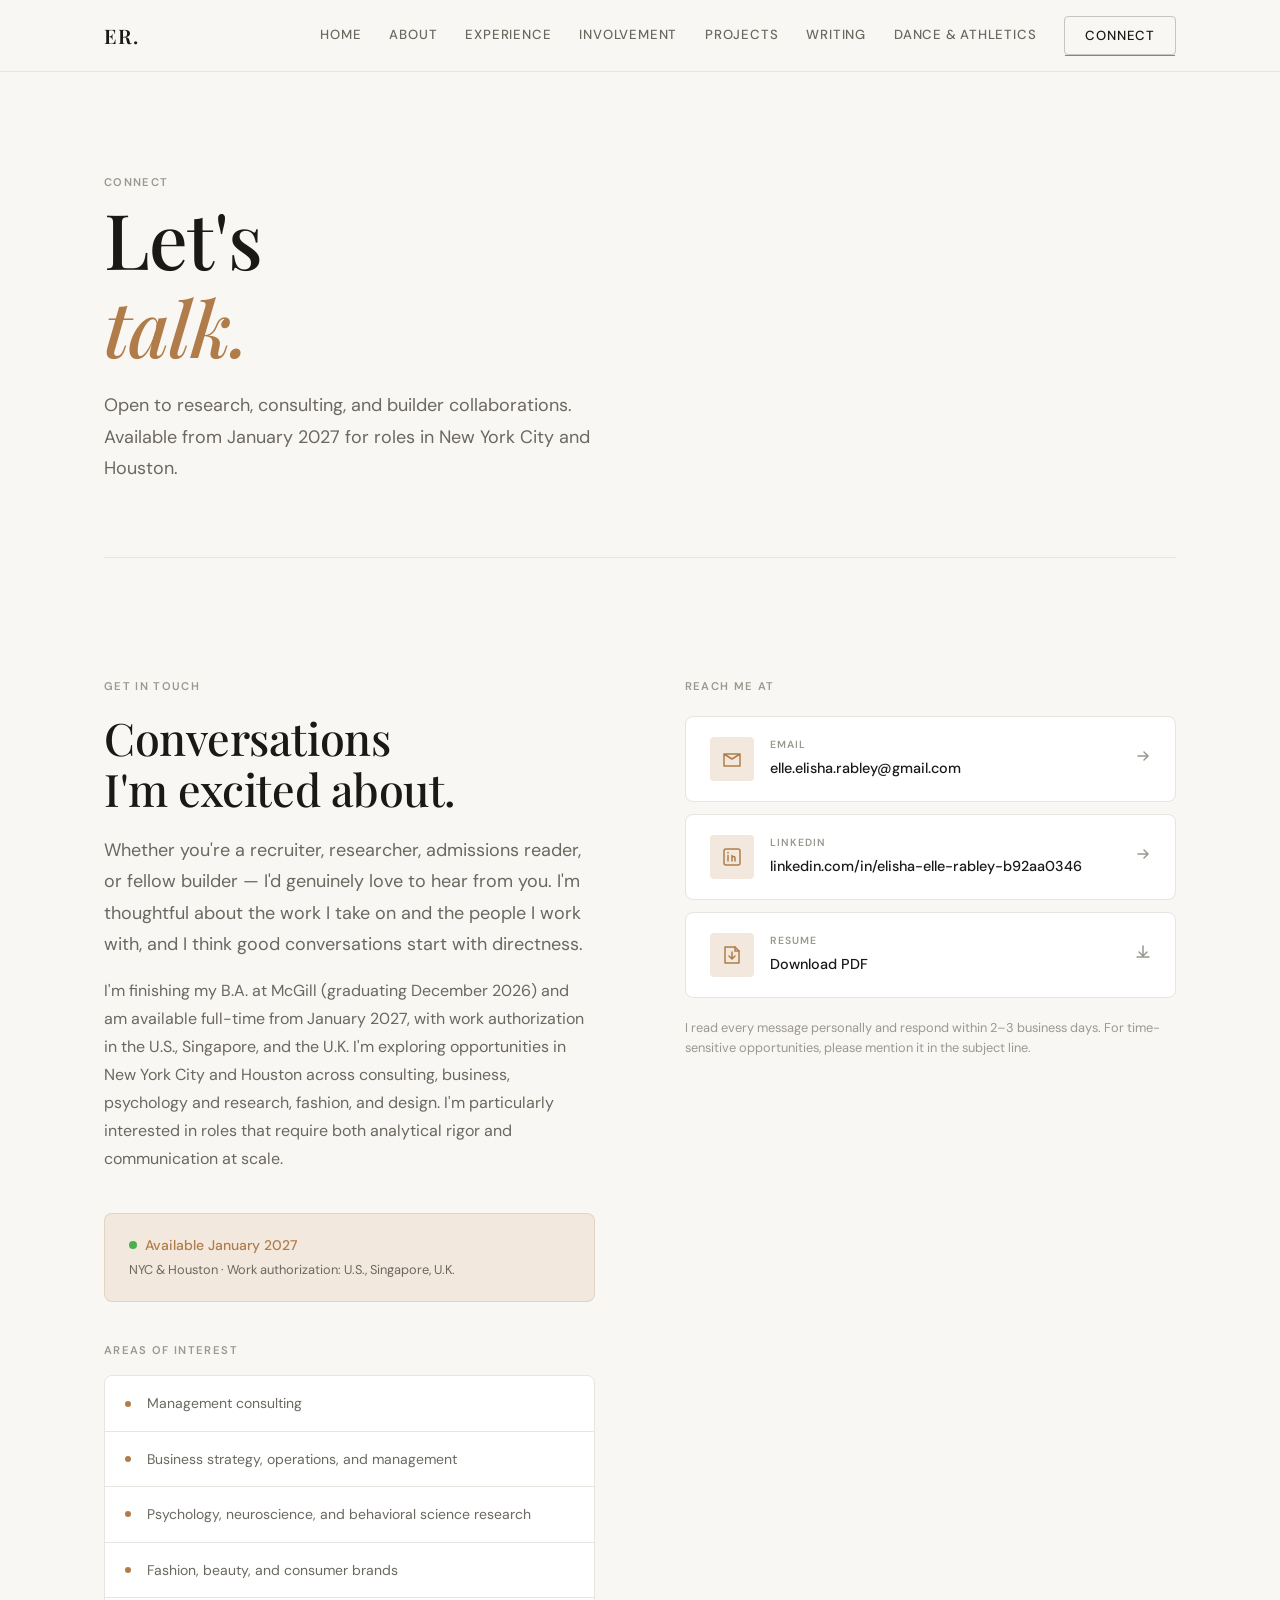
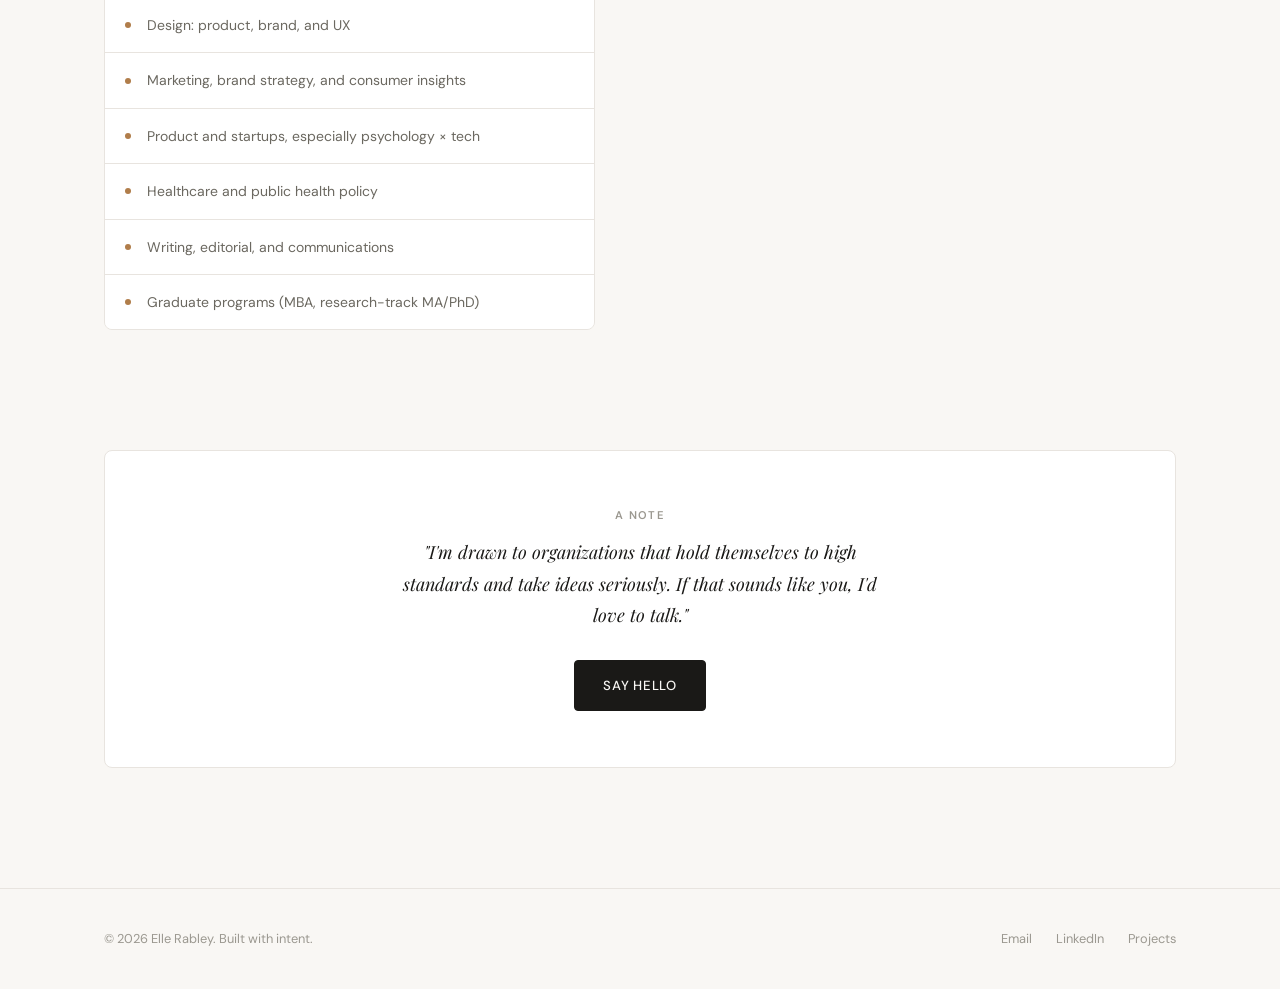
<file: contact/index.html>
<!DOCTYPE html>
<html lang="en">
<head>
  <meta charset="UTF-8" />
  <meta name="viewport" content="width=device-width, initial-scale=1.0" />
  <title>Connect — Elle Rabley</title>
  <meta name="description" content="Get in touch with Elle Rabley — open to research, consulting, and builder collaborations." />
  <meta property="og:title"       content="Connect — Elle Rabley" />
  <meta property="og:description" content="Open to research, consulting, and product roles. Available January 2027 in NYC &amp; Houston." />
  <meta property="og:type"        content="website" />
  <link rel="icon" type="image/svg+xml" href="../assets/favicon.svg" />
  <link rel="stylesheet" href="../assets/style.css" />
  <style>
    /* ── CONTACT-SPECIFIC ── */

    .contact-layout {
      display: grid;
      grid-template-columns: 1fr 1fr;
      gap: clamp(48px, 7vw, 96px);
      align-items: start;
    }

    /* Left: Intro */
    .contact-intro h2 { margin-bottom: 20px; }
    .contact-intro p { margin-bottom: 16px; }

    .availability-strip {
      margin-top: 40px;
      padding: 20px 24px;
      background: var(--accent-pale);
      border-radius: var(--radius-md);
      border: 1px solid rgba(176, 125, 74, 0.2);
    }
    .availability-dot {
      display: inline-block;
      width: 8px; height: 8px;
      border-radius: 50%;
      background: #4CAF50;
      margin-right: 8px;
      animation: pulse-green 2s infinite;
    }
    @keyframes pulse-green {
      0%, 100% { box-shadow: 0 0 0 0 rgba(76,175,80,0.4); }
      50% { box-shadow: 0 0 0 6px rgba(76,175,80,0); }
    }
    .availability-text {
      font-size: 0.875rem;
      font-weight: 500;
      color: var(--accent);
    }
    .availability-sub {
      font-size: 0.8rem;
      color: var(--text-muted);
      margin-top: 4px;
    }

    /* Right: Contact methods */
    .contact-methods {
      display: flex;
      flex-direction: column;
      gap: 12px;
    }

    .contact-method {
      display: flex;
      align-items: center;
      gap: 16px;
      padding: 20px 24px;
      background: var(--bg-card);
      border: 1px solid var(--border);
      border-radius: var(--radius-md);
      transition: border-color 0.25s var(--ease), transform 0.25s var(--ease);
      text-decoration: none;
    }
    .contact-method:hover {
      border-color: var(--accent);
      transform: translateX(4px);
    }

    .cm-icon {
      width: 44px; height: 44px;
      border-radius: var(--radius);
      background: var(--accent-pale);
      display: flex; align-items: center; justify-content: center;
      flex-shrink: 0;
    }
    .cm-icon svg { color: var(--accent); }

    .cm-label {
      font-size: 0.65rem;
      font-weight: 600;
      letter-spacing: 0.1em;
      text-transform: uppercase;
      color: var(--text-light);
      margin-bottom: 4px;
    }
    .cm-value {
      font-size: 0.9rem;
      font-weight: 500;
      color: var(--text);
    }

    .cm-arrow {
      margin-left: auto;
      color: var(--text-light);
      transition: all 0.2s;
    }
    .contact-method:hover .cm-arrow {
      color: var(--accent);
      transform: translateX(4px);
    }

    /* Interests */
    .interests-list {
      display: flex;
      flex-direction: column;
      gap: 0;
      border: 1px solid var(--border);
      border-radius: var(--radius-md);
      overflow: hidden;
    }
    .interest-item {
      display: flex;
      align-items: center;
      gap: 16px;
      padding: 16px 20px;
      border-bottom: 1px solid var(--border);
      font-size: 0.875rem;
      color: var(--text-muted);
      background: var(--bg-card);
    }
    .interest-item:last-child { border-bottom: none; }
    .interest-item::before {
      content: '';
      width: 6px; height: 6px;
      border-radius: 50%;
      background: var(--accent);
      flex-shrink: 0;
    }

    @media (max-width: 768px) {
      .contact-layout { grid-template-columns: 1fr; }
    }
  </style>
</head>
<body>

  <!-- ════ NAV ════ -->
  <nav class="nav">
    <div class="nav-inner">
      <a href="../index.html" class="nav-logo">ER.</a>
      <div class="nav-links">
        <a href="../index.html"              class="nav-link">Home</a>
        <a href="../about/index.html"        class="nav-link">About</a>
        <a href="../experience/index.html"   class="nav-link">Experience</a>
        <a href="../involvement/index.html"  class="nav-link">Involvement</a>
        <a href="../projects/index.html"     class="nav-link">Projects</a>
        <a href="../writing/index.html"     class="nav-link">Writing</a>
        <a href="../dance/index.html"       class="nav-link">Dance &amp; Athletics</a>
        <a href="../contact/index.html"      class="nav-link btn btn-outline" style="padding:8px 20px;">Connect</a>
      </div>
      <button class="nav-toggle" id="nav-toggle" aria-label="Menu">
        <span></span><span></span><span></span>
      </button>
    </div>
  </nav>
  <div class="nav-mobile" id="nav-mobile">
    <a href="../index.html"             class="nav-mobile-link">Home</a>
    <a href="../about/index.html"       class="nav-mobile-link">About</a>
    <a href="../experience/index.html"  class="nav-mobile-link">Experience</a>
    <a href="../involvement/index.html" class="nav-mobile-link">Involvement</a>
    <a href="../projects/index.html"    class="nav-mobile-link">Projects</a>
    <a href="../writing/index.html"    class="nav-mobile-link">Writing</a>
    <a href="../dance/index.html"      class="nav-mobile-link">Dance &amp; Athletics</a>
    <a href="../contact/index.html"     class="nav-mobile-link">Connect</a>
  </div>

  <main>

    <!-- ════ PAGE HEADER ════ -->
    <div class="container">
      <div class="page-header reveal">
        <span class="label">Connect</span>
        <h1>Let's<br><em class="italic text-accent">talk.</em></h1>
        <p class="subtitle">Open to research, consulting, and builder collaborations. Available from January 2027 for roles in New York City and Houston.</p>
      </div>
    </div>

    <!-- ════ CONTACT ════ -->
    <section class="section">
      <div class="container">
        <div class="contact-layout">

          <!-- Left: Intro -->
          <div class="contact-intro reveal">
            <span class="label" style="display:block; margin-bottom:16px;">Get In Touch</span>
            <h2 style="margin-bottom:20px;">Conversations<br>I'm excited about.</h2>

            <p class="large">Whether you're a recruiter, researcher, admissions reader, or fellow builder — I'd genuinely love to hear from you. I'm thoughtful about the work I take on and the people I work with, and I think good conversations start with directness.</p>

            <p>I'm finishing my B.A. at McGill (graduating December 2026) and am available full-time from January 2027, with work authorization in the U.S., Singapore, and the U.K. I'm exploring opportunities in New York City and Houston across consulting, business, psychology and research, fashion, and design. I'm particularly interested in roles that require both analytical rigor and communication at scale.</p>

            <div class="availability-strip">
              <div style="display:flex; align-items:center;">
                <span class="availability-dot"></span>
                <span class="availability-text">Available January 2027</span>
              </div>
              <div class="availability-sub">NYC &amp; Houston · Work authorization: U.S., Singapore, U.K.</div>
            </div>

            <div style="margin-top: 40px;">
              <span class="label" style="display:block; margin-bottom:16px;">Areas of Interest</span>
              <div class="interests-list">
                <div class="interest-item">Management consulting</div>
                <div class="interest-item">Business strategy, operations, and management</div>
                <div class="interest-item">Psychology, neuroscience, and behavioral science research</div>
                <div class="interest-item">Fashion, beauty, and consumer brands</div>
                <div class="interest-item">Design: product, brand, and UX</div>
                <div class="interest-item">Marketing, brand strategy, and consumer insights</div>
                <div class="interest-item">Product and startups, especially psychology × tech</div>
                <div class="interest-item">Healthcare and public health policy</div>
                <div class="interest-item">Writing, editorial, and communications</div>
                <div class="interest-item">Graduate programs (MBA, research-track MA/PhD)</div>
              </div>
            </div>
          </div>

          <!-- Right: Contact methods -->
          <div class="reveal reveal-delay-1">
            <span class="label" style="display:block; margin-bottom:20px;">Reach Me At</span>

            <div class="contact-methods">

              <a href="mailto:elle.elisha.rabley@gmail.com" class="contact-method">
                <div class="cm-icon">
                  <svg width="20" height="20" viewBox="0 0 20 20" fill="none">
                    <path d="M2 5l8 5 8-5M2 5h16v12H2V5z" stroke="currentColor" stroke-width="1.5" stroke-linecap="round" stroke-linejoin="round"/>
                  </svg>
                </div>
                <div>
                  <div class="cm-label">Email</div>
                  <div class="cm-value">elle.elisha.rabley@gmail.com</div>
                </div>
                <div class="cm-arrow">
                  <svg width="16" height="16" viewBox="0 0 16 16" fill="none">
                    <path d="M3 8h10M9 4l4 4-4 4" stroke="currentColor" stroke-width="1.5" stroke-linecap="round"/>
                  </svg>
                </div>
              </a>

              <a href="https://www.linkedin.com/in/elisha-elle-rabley-b92aa0346" target="_blank" rel="noopener" class="contact-method">
                <div class="cm-icon">
                  <svg width="20" height="20" viewBox="0 0 20 20" fill="none">
                    <rect x="2" y="2" width="16" height="16" rx="2" stroke="currentColor" stroke-width="1.5"/>
                    <path d="M6 8.5V14M6 5.5V6M10 14V11a1.5 1.5 0 0 1 3 0v3M10 8.5V14" stroke="currentColor" stroke-width="1.5" stroke-linecap="round"/>
                  </svg>
                </div>
                <div>
                  <div class="cm-label">LinkedIn</div>
                  <div class="cm-value">linkedin.com/in/elisha-elle-rabley-b92aa0346</div>
                </div>
                <div class="cm-arrow">
                  <svg width="16" height="16" viewBox="0 0 16 16" fill="none">
                    <path d="M3 8h10M9 4l4 4-4 4" stroke="currentColor" stroke-width="1.5" stroke-linecap="round"/>
                  </svg>
                </div>
              </a>

              <a href="../assets/elle-rabley-resume.pdf" download class="contact-method">
                <div class="cm-icon">
                  <svg width="20" height="20" viewBox="0 0 20 20" fill="none">
                    <path d="M5 2h8l4 4v12H3V2h2z" stroke="currentColor" stroke-width="1.5" stroke-linejoin="round"/>
                    <path d="M13 2v4h4M10 7v7M7 11l3 3 3-3" stroke="currentColor" stroke-width="1.5" stroke-linecap="round"/>
                  </svg>
                </div>
                <div>
                  <div class="cm-label">Resume</div>
                  <div class="cm-value">Download PDF</div>
                </div>
                <div class="cm-arrow">
                  <svg width="16" height="16" viewBox="0 0 16 16" fill="none">
                    <path d="M8 2v9M4 8l4 4 4-4M2 13h12" stroke="currentColor" stroke-width="1.5" stroke-linecap="round"/>
                  </svg>
                </div>
              </a>

            </div>

            <!-- Response time note -->
            <p style="font-size:0.8rem; color:var(--text-light); margin-top:20px; line-height:1.6;">
              I read every message personally and respond within 2–3 business days. For time-sensitive opportunities, please mention it in the subject line.
            </p>

          </div>
        </div>
      </div>
    </section>

    <!-- ════ FINAL STRIP ════ -->
    <section style="padding-bottom:var(--section-py);">
      <div class="container">
        <div style="border: 1px solid var(--border); border-radius:var(--radius-md); padding: clamp(32px,5vw,56px); text-align:center; background:var(--bg-card);" class="reveal">
          <span class="label" style="display:block;margin-bottom:12px;">A note</span>
          <p style="max-width:480px; margin:0 auto; font-family:var(--serif); font-style:italic; font-size:clamp(1rem,1.5vw,1.125rem); color:var(--text); line-height:1.75;">
            "I'm drawn to organizations that hold themselves to high standards and take ideas seriously. If that sounds like you, I'd love to talk."
          </p>
          <div style="margin-top:28px;">
            <a href="mailto:elle.elisha.rabley@gmail.com" class="btn btn-primary">Say Hello</a>
          </div>
        </div>
      </div>
    </section>

  </main>

  <!-- ════ FOOTER ════ -->
  <footer>
    <div class="container">
      <div class="footer-inner">
        <span class="footer-copy">© 2026 Elle Rabley. Built with intent.</span>
        <div class="footer-links">
          <a href="mailto:elle.elisha.rabley@gmail.com" class="footer-link">Email</a>
          <a href="https://www.linkedin.com/in/elisha-elle-rabley-b92aa0346" class="footer-link" target="_blank" rel="noopener">LinkedIn</a>
          <a href="../projects/index.html" class="footer-link">Projects</a>
        </div>
      </div>
    </div>
  </footer>

  <script src="../assets/main.js"></script>
</body>
</html>
</file>
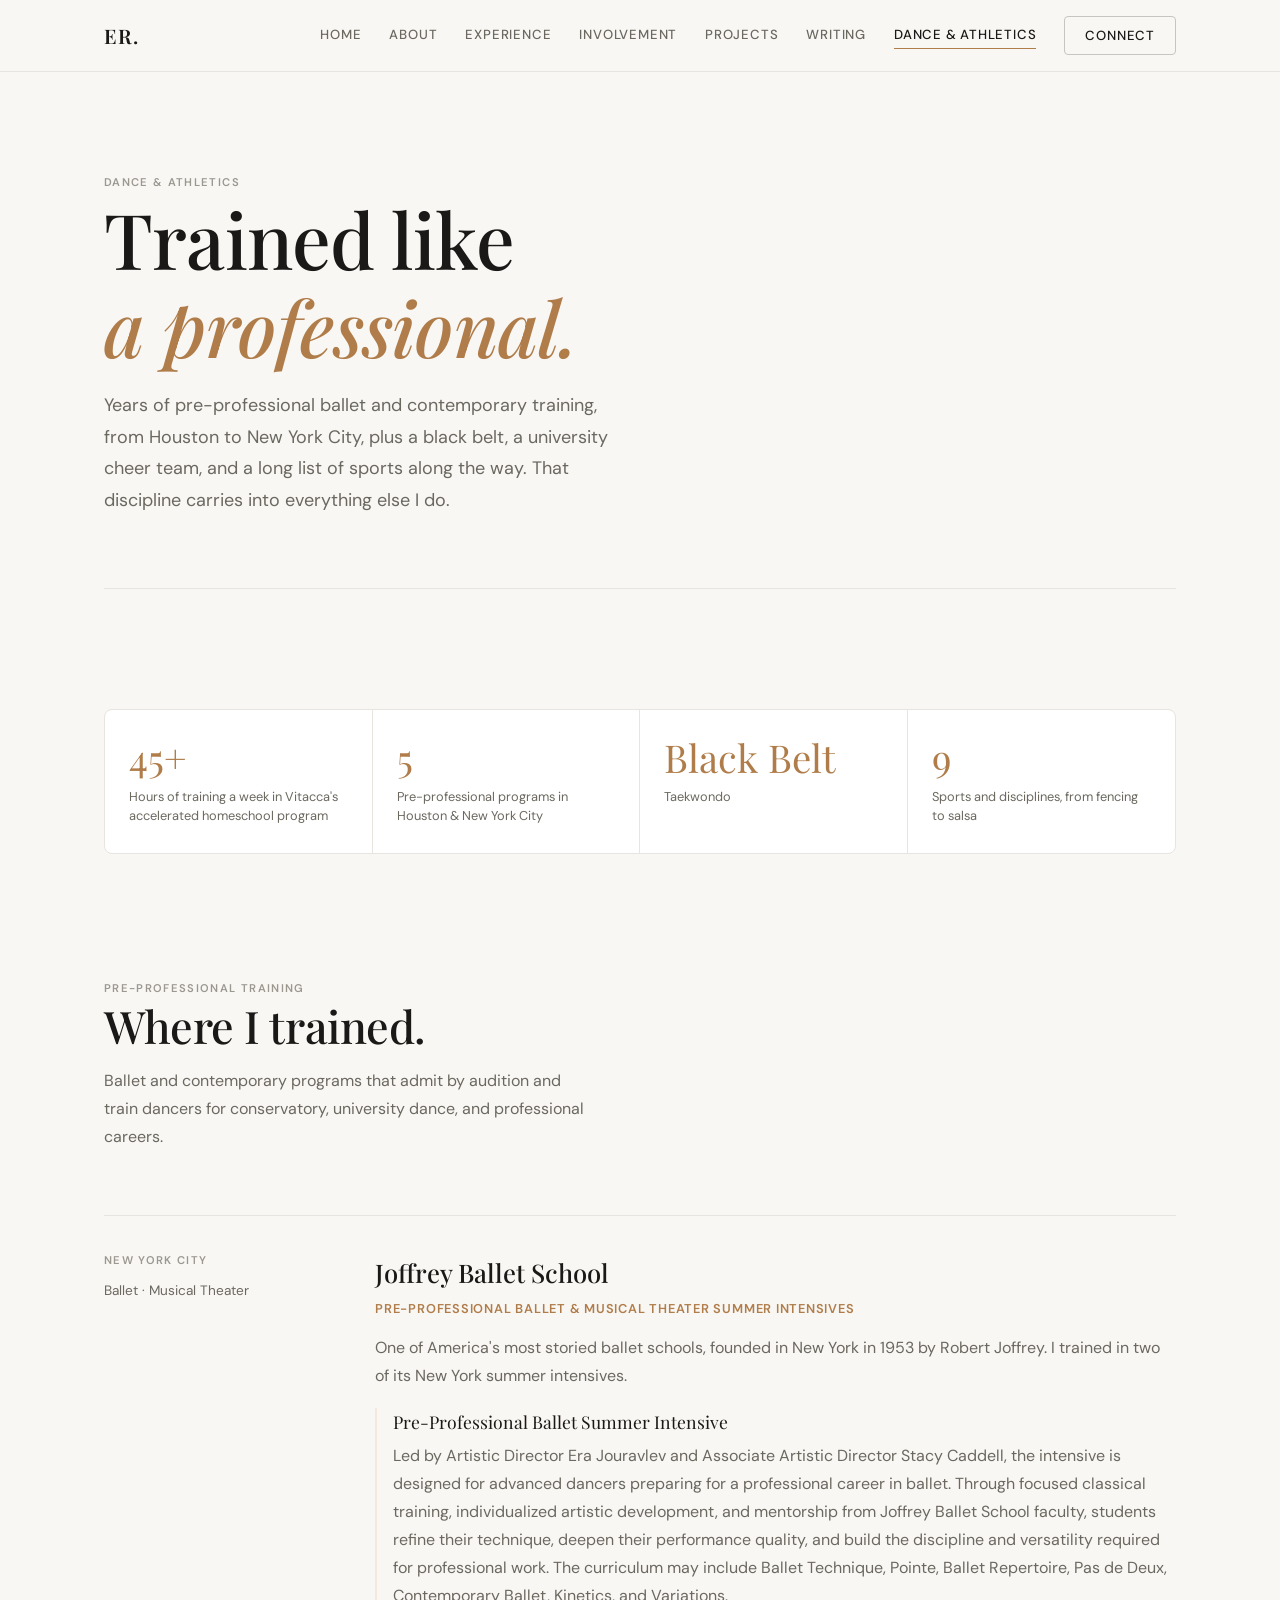
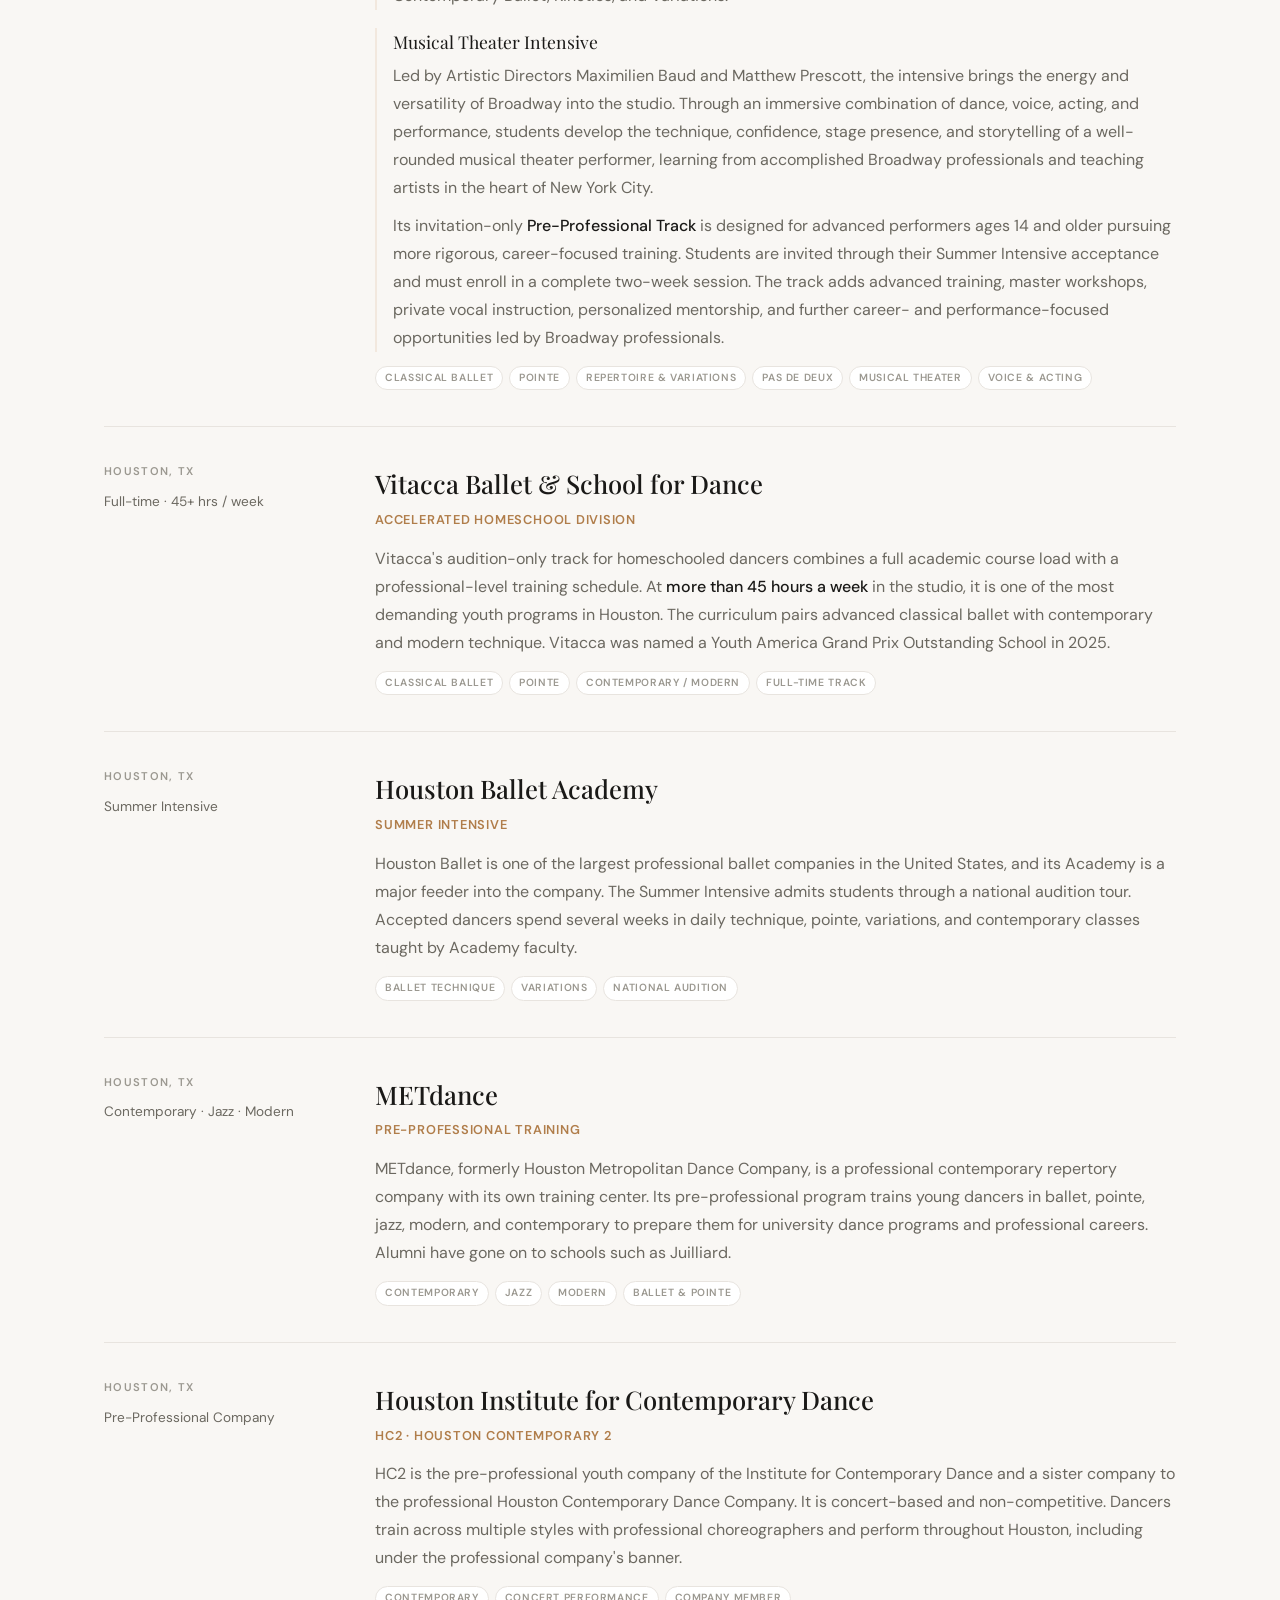
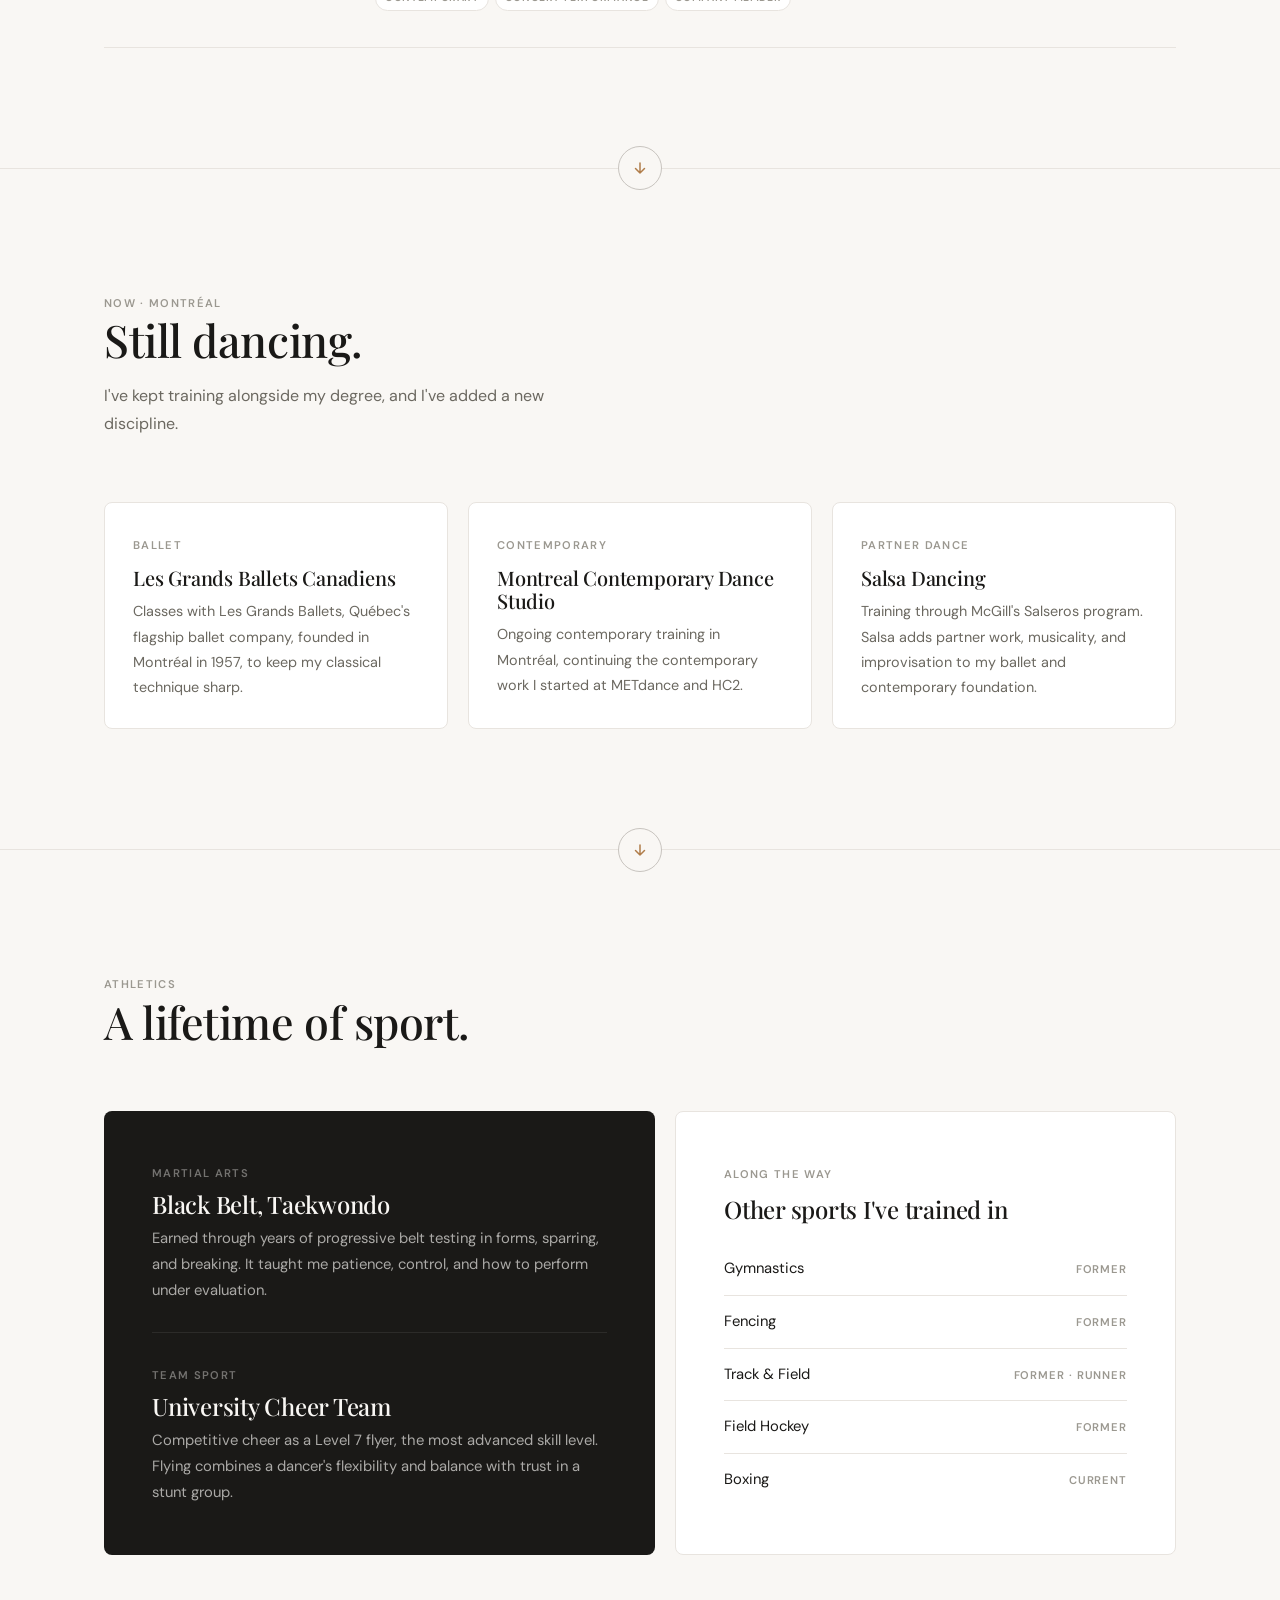
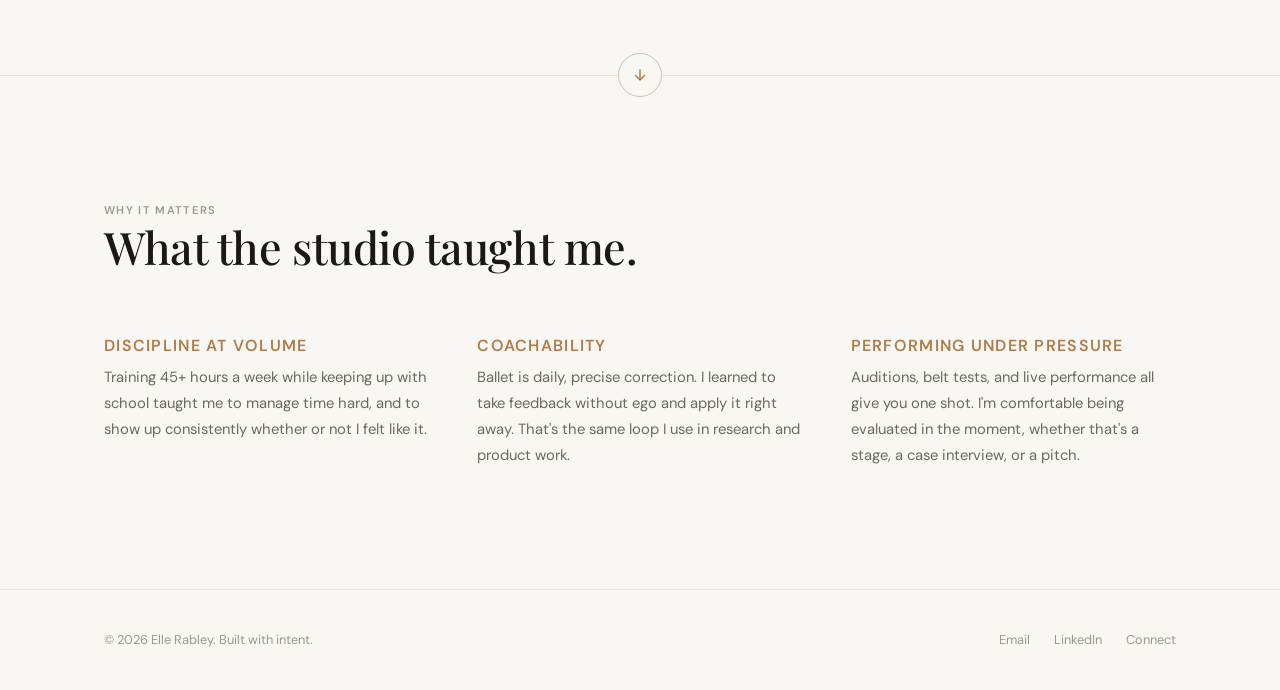
<file: dance/index.html>
<!DOCTYPE html>
<html lang="en">
<head>
  <meta charset="UTF-8" />
  <meta name="viewport" content="width=device-width, initial-scale=1.0" />
  <title>Dance &amp; Athletics — Elle Rabley</title>
  <meta name="description" content="Elle Rabley's dance and athletic background — Joffrey Ballet School NYC, Vitacca, Houston Ballet, METdance, HC2, Les Grands Ballets, a Taekwondo black belt, and university cheer." />
  <meta property="og:title"       content="Dance &amp; Athletics — Elle Rabley" />
  <meta property="og:description" content="Pre-professional ballet and contemporary training from Houston to New York, a Taekwondo black belt, and a lifetime of sport." />
  <meta property="og:type"        content="website" />
  <link rel="icon" type="image/svg+xml" href="../assets/favicon.svg" />
  <link rel="stylesheet" href="../assets/style.css" />
  <style>
    /* ── DANCE-SPECIFIC ── */

    /* Intro stats */
    .dance-stats {
      display: grid;
      grid-template-columns: repeat(4, 1fr);
      border: 1px solid var(--border);
      border-radius: var(--radius-md);
      background: var(--bg-card);
      overflow: hidden;
    }
    .dance-stat {
      padding: 28px 24px;
      border-right: 1px solid var(--border);
    }
    .dance-stat:last-child { border-right: none; }
    .dance-stat-num {
      font-family: var(--serif);
      font-size: clamp(1.8rem, 3vw, 2.4rem);
      color: var(--accent);
      line-height: 1;
      margin-bottom: 10px;
    }
    .dance-stat-label {
      font-size: 0.8rem;
      color: var(--text-muted);
      line-height: 1.5;
    }

    /* Training list */
    .training-list {
      display: flex;
      flex-direction: column;
      border-top: 1px solid var(--border);
    }
    .training-item {
      display: grid;
      grid-template-columns: 220px 1fr;
      gap: clamp(24px, 4vw, 56px);
      padding: 36px 0;
      border-bottom: 1px solid var(--border);
    }
    .training-meta .label { display: block; margin-bottom: 10px; }
    .training-city {
      font-size: 0.85rem;
      color: var(--text-muted);
    }
    .training-org {
      font-family: var(--serif);
      font-size: clamp(1.3rem, 2.2vw, 1.6rem);
      font-weight: 500;
      margin-bottom: 6px;
    }
    .training-program {
      font-size: 0.8rem;
      font-weight: 600;
      letter-spacing: 0.06em;
      text-transform: uppercase;
      color: var(--accent);
      margin-bottom: 14px;
    }
    .training-about {
      margin-bottom: 10px;
    }
    .training-about strong { color: var(--text); font-weight: 500; }
    .training-sub {
      margin: 18px 0 4px;
      padding-left: 16px;
      border-left: 2px solid var(--accent-pale);
    }
    .training-sub-title {
      font-family: var(--serif);
      font-size: 1.1rem;
      color: var(--text);
      margin-bottom: 6px;
    }
    .training-tags {
      display: flex;
      flex-wrap: wrap;
      gap: 6px;
      margin-top: 14px;
    }
    .training-tag {
      font-size: 0.65rem;
      font-weight: 600;
      letter-spacing: 0.06em;
      text-transform: uppercase;
      padding: 3px 9px;
      background: var(--bg-card);
      border: 1px solid var(--border);
      border-radius: 100px;
      color: var(--text-light);
    }

    /* Now: Montréal */
    .now-grid {
      display: grid;
      grid-template-columns: repeat(3, 1fr);
      gap: 20px;
    }
    .now-card {
      background: var(--bg-card);
      border: 1px solid var(--border);
      border-radius: var(--radius-md);
      padding: 28px;
      transition: border-color 0.25s var(--ease), transform 0.25s var(--ease);
    }
    .now-card:hover { border-color: var(--accent); transform: translateY(-2px); }
    .now-card h3 { font-size: 1.25rem; margin: 10px 0 10px; }
    .now-card p { font-size: 0.9rem; }

    /* Athletics */
    .athletics-layout {
      display: grid;
      grid-template-columns: 1.1fr 1fr;
      gap: 20px;
    }
    .athletic-feature {
      background: var(--text);
      border-radius: var(--radius-md);
      padding: clamp(32px, 4vw, 48px);
      color: var(--bg);
      display: flex;
      flex-direction: column;
      gap: 28px;
    }
    .athletic-feature .label { color: rgba(249,247,244,0.4); }
    .af-item h3 { color: var(--bg); margin: 6px 0 8px; }
    .af-item p { color: rgba(249,247,244,0.65); font-size: 0.925rem; }
    .af-item + .af-item {
      padding-top: 28px;
      border-top: 1px solid rgba(255,255,255,0.08);
    }
    .athletic-past {
      background: var(--bg-card);
      border: 1px solid var(--border);
      border-radius: var(--radius-md);
      padding: clamp(32px, 4vw, 48px);
    }
    .athletic-past h3 { margin: 10px 0 20px; }
    .past-list { display: flex; flex-direction: column; }
    .past-item {
      display: flex;
      justify-content: space-between;
      align-items: baseline;
      gap: 16px;
      padding: 14px 0;
      border-bottom: 1px solid var(--border);
      font-size: 0.925rem;
    }
    .past-item:last-child { border-bottom: none; }
    .past-name { color: var(--text); }
    .past-when {
      font-size: 0.7rem;
      font-weight: 600;
      letter-spacing: 0.08em;
      text-transform: uppercase;
      color: var(--text-light);
      white-space: nowrap;
    }

    /* Takeaway strip */
    .takeaway {
      display: grid;
      grid-template-columns: repeat(3, 1fr);
      gap: clamp(24px, 4vw, 48px);
    }
    .takeaway h4 { margin-bottom: 10px; }
    .takeaway p { font-size: 0.925rem; }

    @media (max-width: 900px) {
      .dance-stats { grid-template-columns: 1fr 1fr; }
      .dance-stat:nth-child(2) { border-right: none; }
      .dance-stat:nth-child(-n+2) { border-bottom: 1px solid var(--border); }
      .now-grid { grid-template-columns: 1fr; }
      .athletics-layout { grid-template-columns: 1fr; }
      .takeaway { grid-template-columns: 1fr; }
    }
    @media (max-width: 640px) {
      .training-item { grid-template-columns: 1fr; gap: 12px; }
    }
  </style>
</head>
<body>

  <!-- ════ NAV ════ -->
  <nav class="nav">
    <div class="nav-inner">
      <a href="../index.html" class="nav-logo">ER.</a>
      <div class="nav-links">
        <a href="../index.html"              class="nav-link">Home</a>
        <a href="../about/index.html"        class="nav-link">About</a>
        <a href="../experience/index.html"   class="nav-link">Experience</a>
        <a href="../involvement/index.html"  class="nav-link">Involvement</a>
        <a href="../projects/index.html"     class="nav-link">Projects</a>
        <a href="../writing/index.html"      class="nav-link">Writing</a>
        <a href="../dance/index.html"        class="nav-link">Dance &amp; Athletics</a>
        <a href="../contact/index.html"      class="nav-link btn btn-outline" style="padding:8px 20px;">Connect</a>
      </div>
      <button class="nav-toggle" id="nav-toggle" aria-label="Menu">
        <span></span><span></span><span></span>
      </button>
    </div>
  </nav>
  <div class="nav-mobile" id="nav-mobile">
    <a href="../index.html"             class="nav-mobile-link">Home</a>
    <a href="../about/index.html"       class="nav-mobile-link">About</a>
    <a href="../experience/index.html"  class="nav-mobile-link">Experience</a>
    <a href="../involvement/index.html" class="nav-mobile-link">Involvement</a>
    <a href="../projects/index.html"    class="nav-mobile-link">Projects</a>
    <a href="../writing/index.html"     class="nav-mobile-link">Writing</a>
    <a href="../dance/index.html"       class="nav-mobile-link">Dance &amp; Athletics</a>
    <a href="../contact/index.html"     class="nav-mobile-link">Connect</a>
  </div>

  <main>

    <!-- ════ PAGE HEADER ════ -->
    <div class="container">
      <div class="page-header reveal">
        <span class="label">Dance &amp; Athletics</span>
        <h1>Trained like<br><em class="italic text-accent">a professional.</em></h1>
        <p class="subtitle">Years of pre-professional ballet and contemporary training, from Houston to New York City, plus a black belt, a university cheer team, and a long list of sports along the way. That discipline carries into everything else I do.</p>
      </div>
    </div>

    <!-- ════ AT A GLANCE ════ -->
    <section class="section" style="padding-bottom:0;">
      <div class="container">
        <div class="dance-stats reveal">
          <div class="dance-stat">
            <div class="dance-stat-num">45+</div>
            <div class="dance-stat-label">Hours of training a week in Vitacca's accelerated homeschool program</div>
          </div>
          <div class="dance-stat">
            <div class="dance-stat-num">5</div>
            <div class="dance-stat-label">Pre-professional programs in Houston &amp; New York City</div>
          </div>
          <div class="dance-stat">
            <div class="dance-stat-num">Black Belt</div>
            <div class="dance-stat-label">Taekwondo</div>
          </div>
          <div class="dance-stat">
            <div class="dance-stat-num">9</div>
            <div class="dance-stat-label">Sports and disciplines, from fencing to salsa</div>
          </div>
        </div>
      </div>
    </section>

    <!-- ════ PRE-PROFESSIONAL TRAINING ════ -->
    <section class="section">
      <div class="container">
        <div class="section-header reveal">
          <span class="label">Pre-Professional Training</span>
          <h2>Where I trained.</h2>
          <p>Ballet and contemporary programs that admit by audition and train dancers for conservatory, university dance, and professional careers.</p>
        </div>

        <div class="training-list">

          <div class="training-item reveal">
            <div class="training-meta">
              <span class="label">New York City</span>
              <div class="training-city">Ballet · Musical Theater</div>
            </div>
            <div>
              <div class="training-org">Joffrey Ballet School</div>
              <div class="training-program">Pre-Professional Ballet &amp; Musical Theater Summer Intensives</div>
              <p class="training-about">One of America's most storied ballet schools, founded in New York in 1953 by Robert Joffrey. I trained in two of its New York summer intensives.</p>

              <div class="training-sub">
                <div class="training-sub-title">Pre-Professional Ballet Summer Intensive</div>
                <p class="training-about">Led by Artistic Director Era Jouravlev and Associate Artistic Director Stacy Caddell, the intensive is designed for advanced dancers preparing for a professional career in ballet. Through focused classical training, individualized artistic development, and mentorship from Joffrey Ballet School faculty, students refine their technique, deepen their performance quality, and build the discipline and versatility required for professional work. The curriculum may include Ballet Technique, Pointe, Ballet Repertoire, Pas de Deux, Contemporary Ballet, Kinetics, and Variations.</p>
              </div>

              <div class="training-sub">
                <div class="training-sub-title">Musical Theater Intensive</div>
                <p class="training-about">Led by Artistic Directors Maximilien Baud and Matthew Prescott, the intensive brings the energy and versatility of Broadway into the studio. Through an immersive combination of dance, voice, acting, and performance, students develop the technique, confidence, stage presence, and storytelling of a well-rounded musical theater performer, learning from accomplished Broadway professionals and teaching artists in the heart of New York City.</p>
                <p class="training-about">Its invitation-only <strong>Pre-Professional Track</strong> is designed for advanced performers ages 14 and older pursuing more rigorous, career-focused training. Students are invited through their Summer Intensive acceptance and must enroll in a complete two-week session. The track adds advanced training, master workshops, private vocal instruction, personalized mentorship, and further career- and performance-focused opportunities led by Broadway professionals.</p>
              </div>

              <div class="training-tags">
                <span class="training-tag">Classical Ballet</span>
                <span class="training-tag">Pointe</span>
                <span class="training-tag">Repertoire &amp; Variations</span>
                <span class="training-tag">Pas de Deux</span>
                <span class="training-tag">Musical Theater</span>
                <span class="training-tag">Voice &amp; Acting</span>
              </div>
            </div>
          </div>

          <div class="training-item reveal">
            <div class="training-meta">
              <span class="label">Houston, TX</span>
              <div class="training-city">Full-time · 45+ hrs / week</div>
            </div>
            <div>
              <div class="training-org">Vitacca Ballet &amp; School for Dance</div>
              <div class="training-program">Accelerated Homeschool Division</div>
              <p class="training-about">Vitacca's audition-only track for homeschooled dancers combines a full academic course load with a professional-level training schedule. At <strong>more than 45 hours a week</strong> in the studio, it is one of the most demanding youth programs in Houston. The curriculum pairs advanced classical ballet with contemporary and modern technique. Vitacca was named a Youth America Grand Prix Outstanding School in 2025.</p>
              <div class="training-tags">
                <span class="training-tag">Classical Ballet</span>
                <span class="training-tag">Pointe</span>
                <span class="training-tag">Contemporary / Modern</span>
                <span class="training-tag">Full-Time Track</span>
              </div>
            </div>
          </div>

          <div class="training-item reveal">
            <div class="training-meta">
              <span class="label">Houston, TX</span>
              <div class="training-city">Summer Intensive</div>
            </div>
            <div>
              <div class="training-org">Houston Ballet Academy</div>
              <div class="training-program">Summer Intensive</div>
              <p class="training-about">Houston Ballet is one of the largest professional ballet companies in the United States, and its Academy is a major feeder into the company. The Summer Intensive admits students through a national audition tour. Accepted dancers spend several weeks in daily technique, pointe, variations, and contemporary classes taught by Academy faculty.</p>
              <div class="training-tags">
                <span class="training-tag">Ballet Technique</span>
                <span class="training-tag">Variations</span>
                <span class="training-tag">National Audition</span>
              </div>
            </div>
          </div>

          <div class="training-item reveal">
            <div class="training-meta">
              <span class="label">Houston, TX</span>
              <div class="training-city">Contemporary · Jazz · Modern</div>
            </div>
            <div>
              <div class="training-org">METdance</div>
              <div class="training-program">Pre-Professional Training</div>
              <p class="training-about">METdance, formerly Houston Metropolitan Dance Company, is a professional contemporary repertory company with its own training center. Its pre-professional program trains young dancers in ballet, pointe, jazz, modern, and contemporary to prepare them for university dance programs and professional careers. Alumni have gone on to schools such as Juilliard.</p>
              <div class="training-tags">
                <span class="training-tag">Contemporary</span>
                <span class="training-tag">Jazz</span>
                <span class="training-tag">Modern</span>
                <span class="training-tag">Ballet &amp; Pointe</span>
              </div>
            </div>
          </div>

          <div class="training-item reveal">
            <div class="training-meta">
              <span class="label">Houston, TX</span>
              <div class="training-city">Pre-Professional Company</div>
            </div>
            <div>
              <div class="training-org">Houston Institute for Contemporary Dance</div>
              <div class="training-program">HC2 · Houston Contemporary 2</div>
              <p class="training-about">HC2 is the pre-professional youth company of the Institute for Contemporary Dance and a sister company to the professional Houston Contemporary Dance Company. It is concert-based and non-competitive. Dancers train across multiple styles with professional choreographers and perform throughout Houston, including under the professional company's banner.</p>
              <div class="training-tags">
                <span class="training-tag">Contemporary</span>
                <span class="training-tag">Concert Performance</span>
                <span class="training-tag">Company Member</span>
              </div>
            </div>
          </div>

        </div>
      </div>
    </section>

    <div class="divider"></div>

    <!-- ════ STILL DANCING ════ -->
    <section class="section">
      <div class="container">
        <div class="section-header reveal">
          <span class="label">Now · Montréal</span>
          <h2>Still dancing.</h2>
          <p>I've kept training alongside my degree, and I've added a new discipline.</p>
        </div>

        <div class="now-grid reveal reveal-delay-1">
          <div class="now-card">
            <span class="label">Ballet</span>
            <h3>Les Grands Ballets Canadiens</h3>
            <p>Classes with Les Grands Ballets, Québec's flagship ballet company, founded in Montréal in 1957, to keep my classical technique sharp.</p>
          </div>
          <div class="now-card">
            <span class="label">Contemporary</span>
            <h3>Montreal Contemporary Dance Studio</h3>
            <p>Ongoing contemporary training in Montréal, continuing the contemporary work I started at METdance and HC2.</p>
          </div>
          <div class="now-card">
            <span class="label">Partner Dance</span>
            <h3>Salsa Dancing</h3>
            <p>Training through McGill's Salseros program. Salsa adds partner work, musicality, and improvisation to my ballet and contemporary foundation.</p>
          </div>
        </div>
      </div>
    </section>

    <div class="divider"></div>

    <!-- ════ ATHLETICS ════ -->
    <section class="section">
      <div class="container">
        <div class="section-header reveal">
          <span class="label">Athletics</span>
          <h2>A lifetime of sport.</h2>
        </div>

        <div class="athletics-layout reveal reveal-delay-1">
          <div class="athletic-feature">
            <div class="af-item">
              <span class="label">Martial Arts</span>
              <h3>Black Belt, Taekwondo</h3>
              <p>Earned through years of progressive belt testing in forms, sparring, and breaking. It taught me patience, control, and how to perform under evaluation.</p>
            </div>
            <div class="af-item">
              <span class="label">Team Sport</span>
              <h3>University Cheer Team</h3>
              <p>Competitive cheer as a Level 7 flyer, the most advanced skill level. Flying combines a dancer's flexibility and balance with trust in a stunt group.</p>
            </div>
          </div>

          <div class="athletic-past">
            <span class="label">Along the Way</span>
            <h3>Other sports I've trained in</h3>
            <div class="past-list">
              <div class="past-item"><span class="past-name">Gymnastics</span><span class="past-when">Former</span></div>
              <div class="past-item"><span class="past-name">Fencing</span><span class="past-when">Former</span></div>
              <div class="past-item"><span class="past-name">Track &amp; Field</span><span class="past-when">Former · Runner</span></div>
              <div class="past-item"><span class="past-name">Field Hockey</span><span class="past-when">Former</span></div>
              <div class="past-item"><span class="past-name">Boxing</span><span class="past-when">Current</span></div>
            </div>
          </div>
        </div>
      </div>
    </section>

    <div class="divider"></div>

    <!-- ════ WHAT IT BUILT ════ -->
    <section class="section">
      <div class="container">
        <div class="section-header reveal">
          <span class="label">Why It Matters</span>
          <h2>What the studio taught me.</h2>
        </div>
        <div class="takeaway reveal reveal-delay-1">
          <div>
            <h4>Discipline at Volume</h4>
            <p>Training 45+ hours a week while keeping up with school taught me to manage time hard, and to show up consistently whether or not I felt like it.</p>
          </div>
          <div>
            <h4>Coachability</h4>
            <p>Ballet is daily, precise correction. I learned to take feedback without ego and apply it right away. That's the same loop I use in research and product work.</p>
          </div>
          <div>
            <h4>Performing Under Pressure</h4>
            <p>Auditions, belt tests, and live performance all give you one shot. I'm comfortable being evaluated in the moment, whether that's a stage, a case interview, or a pitch.</p>
          </div>
        </div>
      </div>
    </section>

  </main>

  <!-- ════ FOOTER ════ -->
  <footer>
    <div class="container">
      <div class="footer-inner">
        <span class="footer-copy">© 2026 Elle Rabley. Built with intent.</span>
        <div class="footer-links">
          <a href="mailto:elle.elisha.rabley@gmail.com" class="footer-link">Email</a>
          <a href="https://www.linkedin.com/in/elisha-elle-rabley-b92aa0346" class="footer-link" target="_blank" rel="noopener">LinkedIn</a>
          <a href="../contact/index.html" class="footer-link">Connect</a>
        </div>
      </div>
    </div>
  </footer>

  <script src="../assets/main.js"></script>
</body>
</html>
</file>
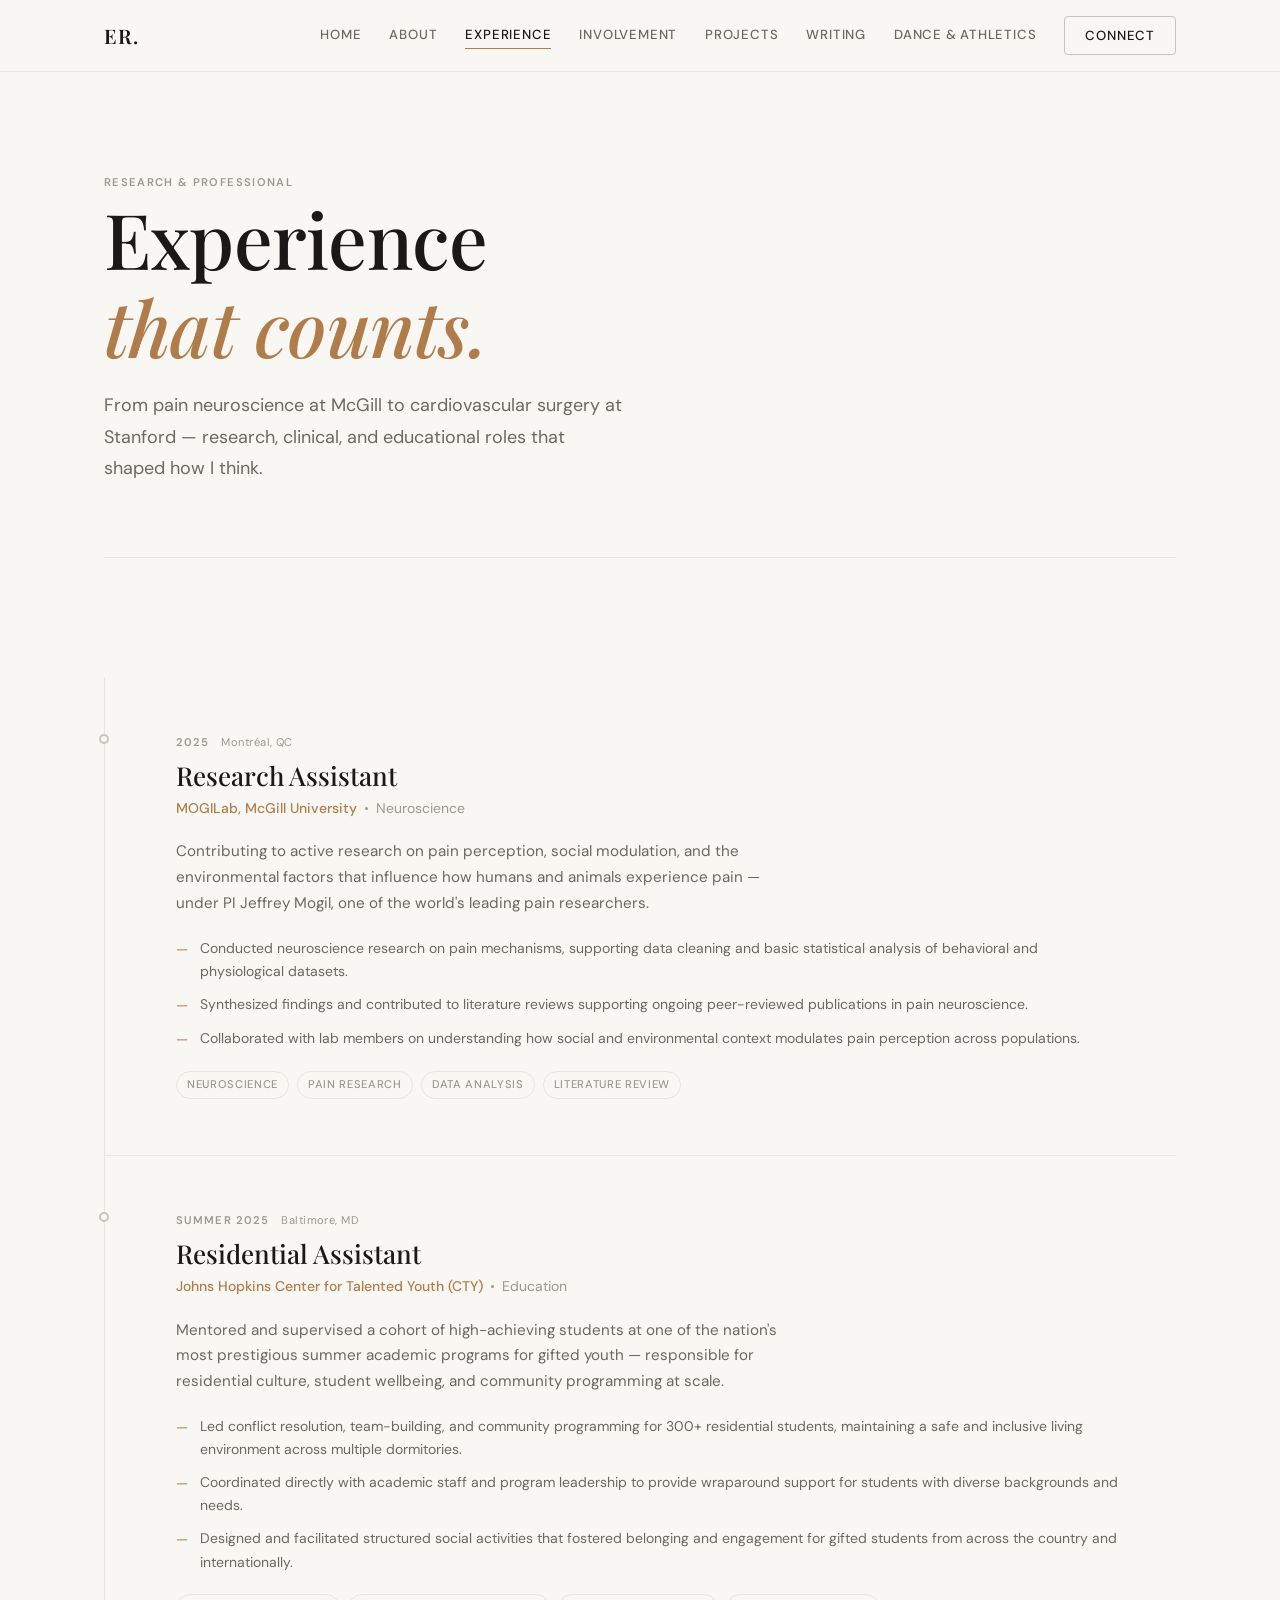
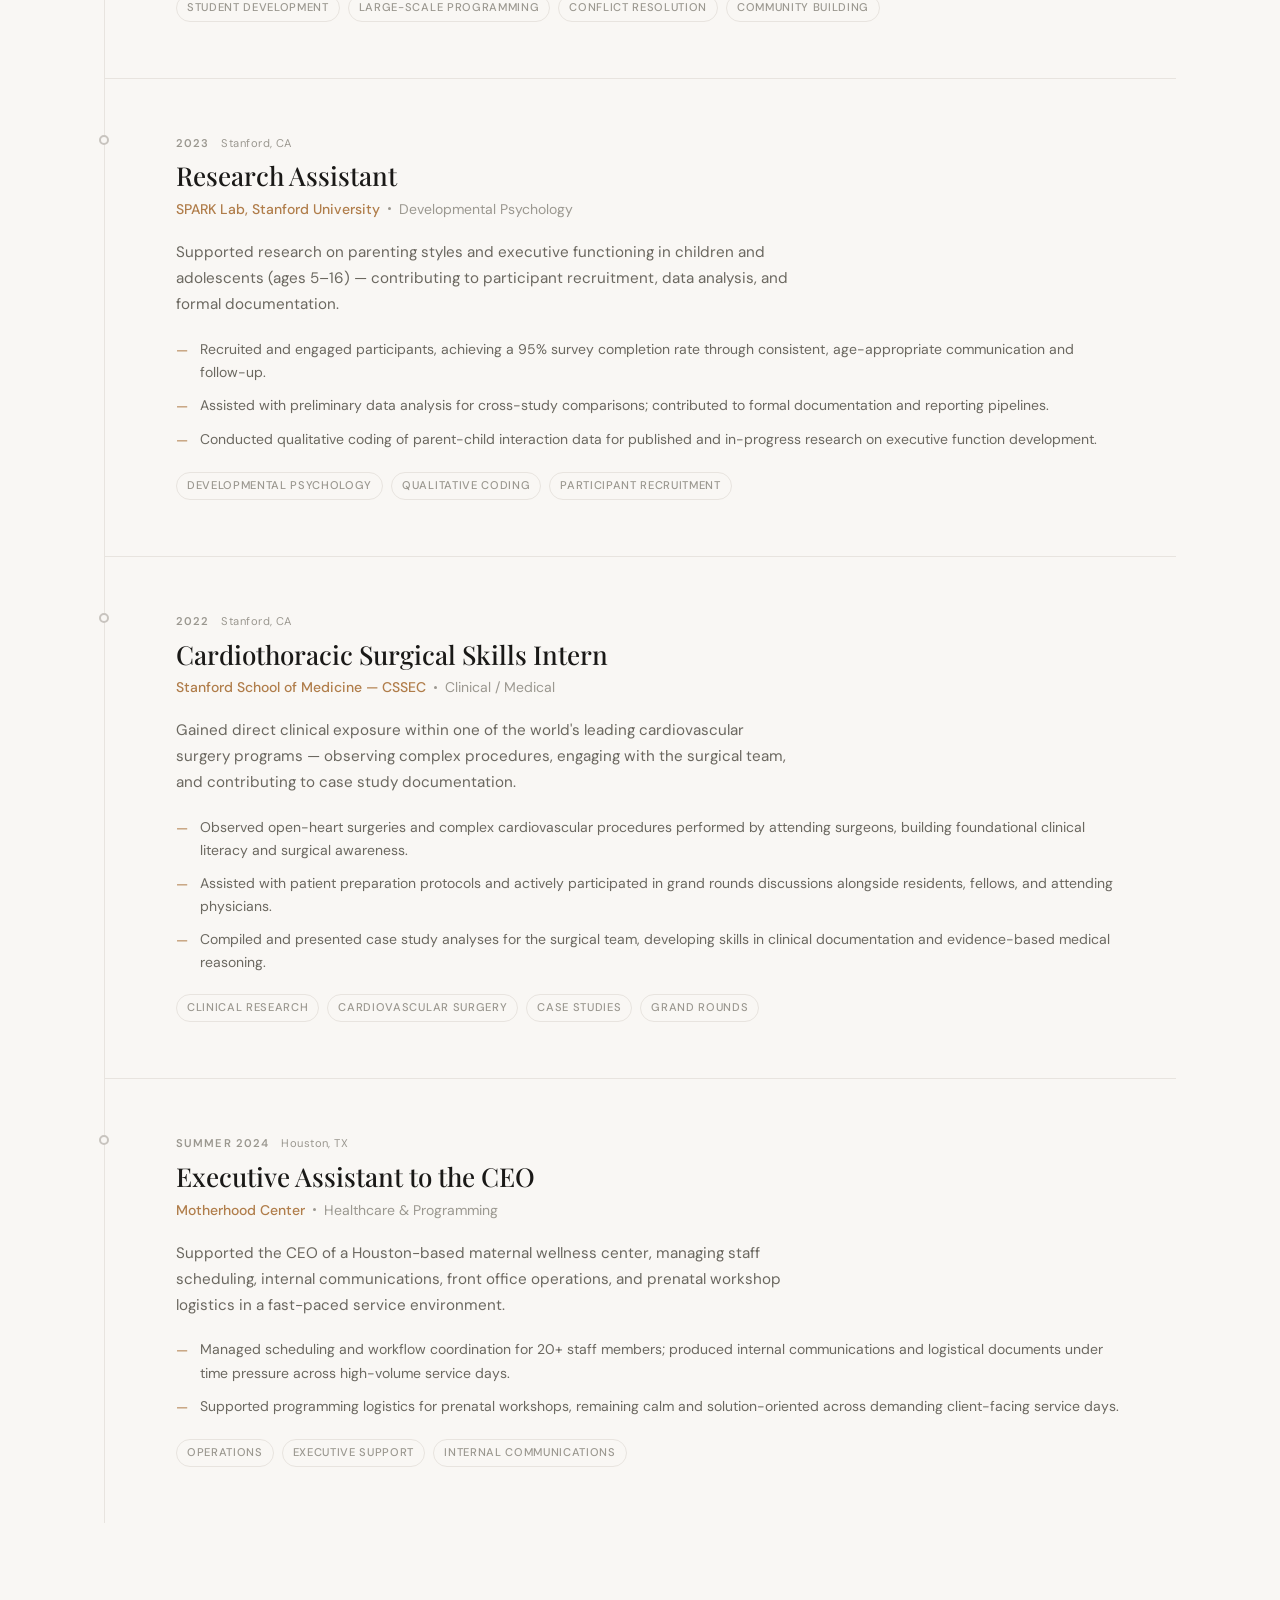
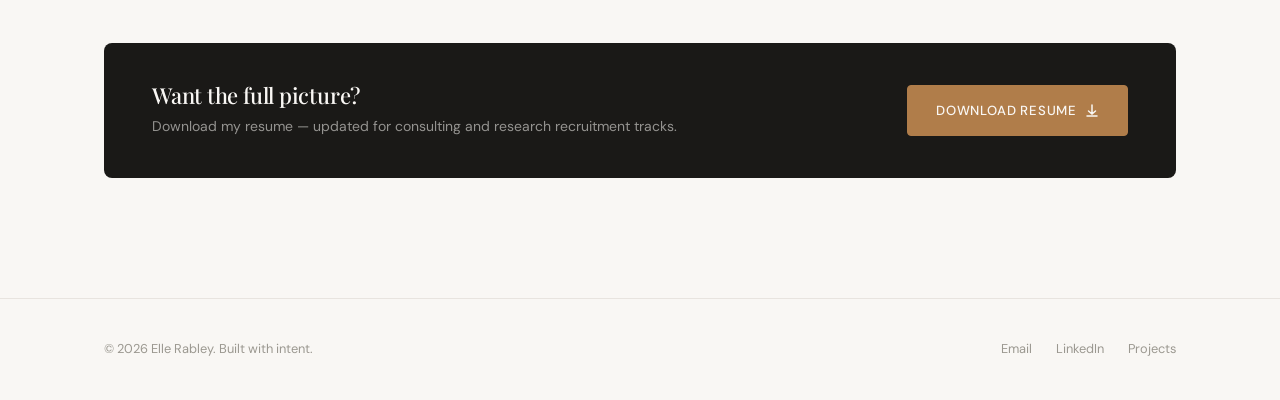
<file: experience/index.html>
<!DOCTYPE html>
<html lang="en">
<head>
  <meta charset="UTF-8" />
  <meta name="viewport" content="width=device-width, initial-scale=1.0" />
  <title>Experience — Elle Rabley</title>
  <meta name="description" content="Research and professional experience — MOGILab McGill, Johns Hopkins CTY, SPARK Lab Stanford, Stanford Medicine." />
  <meta property="og:title"       content="Experience — Elle Rabley" />
  <meta property="og:description" content="Neuroscience research, clinical work, and residential mentorship spanning McGill, Stanford, and Johns Hopkins." />
  <meta property="og:type"        content="website" />
  <link rel="icon" type="image/svg+xml" href="../assets/favicon.svg" />
  <link rel="stylesheet" href="../assets/style.css" />
  <style>
    /* ── EXPERIENCE-SPECIFIC ── */

    .timeline {
      position: relative;
    }
    .timeline::before {
      content: '';
      position: absolute;
      top: 0; bottom: 0;
      left: 0;
      width: 1px;
      background: var(--border);
    }

    .exp-card {
      position: relative;
      padding: clamp(32px, 5vw, 56px) clamp(32px, 5vw, 56px) clamp(32px, 5vw, 56px) clamp(40px, 6vw, 72px);
      border-left: none;
      border-bottom: 1px solid var(--border);
      background: transparent;
      transition: background 0.25s var(--ease);
    }
    .exp-card:last-child { border-bottom: none; }
    .exp-card:hover { background: var(--bg-card); }

    /* Timeline dot */
    .exp-card::before {
      content: '';
      position: absolute;
      top: clamp(32px, 5vw, 56px);
      left: -5px;
      width: 10px;
      height: 10px;
      border-radius: 50%;
      background: var(--bg);
      border: 2px solid var(--border-dark);
      transition: border-color 0.25s var(--ease), background 0.25s var(--ease);
    }
    .exp-card:hover::before {
      border-color: var(--accent);
      background: var(--accent);
    }

    .exp-meta {
      display: flex;
      align-items: flex-start;
      gap: 12px;
      flex-wrap: wrap;
      margin-bottom: 8px;
    }
    .exp-year {
      font-size: 0.7rem;
      font-weight: 600;
      letter-spacing: 0.1em;
      text-transform: uppercase;
      color: var(--text-light);
    }
    .exp-location {
      font-size: 0.7rem;
      color: var(--text-light);
      letter-spacing: 0.04em;
    }

    .exp-role {
      font-family: var(--serif);
      font-size: clamp(1.25rem, 2.5vw, 1.625rem);
      font-weight: 500;
      margin-bottom: 6px;
      line-height: 1.2;
    }

    .exp-org {
      font-size: 0.875rem;
      font-weight: 500;
      color: var(--accent);
      margin-bottom: 20px;
      display: flex;
      align-items: center;
      gap: 8px;
    }
    .exp-org a {
      transition: opacity 0.2s;
    }
    .exp-org a:hover { opacity: 0.7; }
    .exp-org-dot {
      width: 3px; height: 3px;
      background: var(--text-light);
      border-radius: 50%;
    }

    .exp-summary {
      font-size: 0.95rem;
      color: var(--text-muted);
      margin-bottom: 20px;
      max-width: 620px;
      line-height: 1.7;
    }

    .exp-bullets {
      display: flex;
      flex-direction: column;
      gap: 10px;
      margin-bottom: 20px;
    }
    .exp-bullet {
      display: flex;
      gap: 12px;
      font-size: 0.875rem;
      color: var(--text-muted);
      line-height: 1.65;
    }
    .exp-bullet::before {
      content: '—';
      color: var(--accent);
      font-weight: 400;
      flex-shrink: 0;
      margin-top: 1px;
    }

    .exp-tags {
      display: flex;
      gap: 8px;
      flex-wrap: wrap;
    }
    .exp-tag {
      font-size: 0.7rem;
      font-weight: 500;
      letter-spacing: 0.06em;
      text-transform: uppercase;
      padding: 4px 10px;
      border: 1px solid var(--border);
      border-radius: 100px;
      color: var(--text-light);
      background: var(--bg);
    }

    /* Resume CTA */
    .resume-cta {
      display: flex;
      align-items: center;
      justify-content: space-between;
      gap: 24px;
      background: var(--text);
      color: var(--bg);
      border-radius: var(--radius-md);
      padding: clamp(28px, 4vw, 40px) clamp(28px, 4vw, 48px);
      flex-wrap: wrap;
    }
    .resume-cta h3 { color: var(--bg); font-size: 1.375rem; }
    .resume-cta p { color: rgba(249,247,244,0.55); font-size: 0.875rem; margin-top: 6px; }
    .btn-resume {
      background: var(--accent);
      color: var(--bg);
      border-color: var(--accent);
      white-space: nowrap;
      flex-shrink: 0;
    }
    .btn-resume:hover {
      background: var(--accent-light);
      border-color: var(--accent-light);
      transform: translateY(-1px);
    }
  </style>
</head>
<body>

  <!-- ════ NAV ════ -->
  <nav class="nav">
    <div class="nav-inner">
      <a href="../index.html" class="nav-logo">ER.</a>
      <div class="nav-links">
        <a href="../index.html"              class="nav-link">Home</a>
        <a href="../about/index.html"        class="nav-link">About</a>
        <a href="../experience/index.html"   class="nav-link">Experience</a>
        <a href="../involvement/index.html"  class="nav-link">Involvement</a>
        <a href="../projects/index.html"     class="nav-link">Projects</a>
        <a href="../writing/index.html"     class="nav-link">Writing</a>
        <a href="../dance/index.html"       class="nav-link">Dance &amp; Athletics</a>
        <a href="../contact/index.html"      class="nav-link btn btn-outline" style="padding:8px 20px;">Connect</a>
      </div>
      <button class="nav-toggle" id="nav-toggle" aria-label="Menu">
        <span></span><span></span><span></span>
      </button>
    </div>
  </nav>
  <div class="nav-mobile" id="nav-mobile">
    <a href="../index.html"             class="nav-mobile-link">Home</a>
    <a href="../about/index.html"       class="nav-mobile-link">About</a>
    <a href="../experience/index.html"  class="nav-mobile-link">Experience</a>
    <a href="../involvement/index.html" class="nav-mobile-link">Involvement</a>
    <a href="../projects/index.html"    class="nav-mobile-link">Projects</a>
    <a href="../writing/index.html"    class="nav-mobile-link">Writing</a>
    <a href="../dance/index.html"      class="nav-mobile-link">Dance &amp; Athletics</a>
    <a href="../contact/index.html"     class="nav-mobile-link">Connect</a>
  </div>

  <main>

    <!-- ════ PAGE HEADER ════ -->
    <div class="container">
      <div class="page-header reveal">
        <span class="label">Research &amp; Professional</span>
        <h1>Experience<br><em class="italic text-accent">that counts.</em></h1>
        <p class="subtitle">From pain neuroscience at McGill to cardiovascular surgery at Stanford — research, clinical, and educational roles that shaped how I think.</p>
      </div>
    </div>

    <!-- ════ TIMELINE ════ -->
    <section class="section">
      <div class="container">

        <div class="timeline">

          <!-- Role 1: MOGILab -->
          <div class="exp-card reveal">
            <div class="exp-meta">
              <span class="exp-year">2025</span>
              <span class="exp-location">Montréal, QC</span>
            </div>
            <div class="exp-role">Research Assistant</div>
            <div class="exp-org">
              <a href="https://mogilab.ca/" target="_blank" rel="noopener">MOGILab, McGill University</a>
              <span class="exp-org-dot"></span>
              <span style="color:var(--text-light); font-weight:400;">Neuroscience</span>
            </div>
            <p class="exp-summary">Contributing to active research on pain perception, social modulation, and the environmental factors that influence how humans and animals experience pain — under PI Jeffrey Mogil, one of the world's leading pain researchers.</p>
            <div class="exp-bullets">
              <div class="exp-bullet">Conducted neuroscience research on pain mechanisms, supporting data cleaning and basic statistical analysis of behavioral and physiological datasets.</div>
              <div class="exp-bullet">Synthesized findings and contributed to literature reviews supporting ongoing peer-reviewed publications in pain neuroscience.</div>
              <div class="exp-bullet">Collaborated with lab members on understanding how social and environmental context modulates pain perception across populations.</div>
            </div>
            <div class="exp-tags">
              <span class="exp-tag">Neuroscience</span>
              <span class="exp-tag">Pain Research</span>
              <span class="exp-tag">Data Analysis</span>
              <span class="exp-tag">Literature Review</span>
            </div>
          </div>

          <!-- Role 2: Hopkins CTY -->
          <div class="exp-card reveal">
            <div class="exp-meta">
              <span class="exp-year">Summer 2025</span>
              <span class="exp-location">Baltimore, MD</span>
            </div>
            <div class="exp-role">Residential Assistant</div>
            <div class="exp-org">
              <a href="https://cty.jhu.edu/" target="_blank" rel="noopener">Johns Hopkins Center for Talented Youth (CTY)</a>
              <span class="exp-org-dot"></span>
              <span style="color:var(--text-light); font-weight:400;">Education</span>
            </div>
            <p class="exp-summary">Mentored and supervised a cohort of high-achieving students at one of the nation's most prestigious summer academic programs for gifted youth — responsible for residential culture, student wellbeing, and community programming at scale.</p>
            <div class="exp-bullets">
              <div class="exp-bullet">Led conflict resolution, team-building, and community programming for 300+ residential students, maintaining a safe and inclusive living environment across multiple dormitories.</div>
              <div class="exp-bullet">Coordinated directly with academic staff and program leadership to provide wraparound support for students with diverse backgrounds and needs.</div>
              <div class="exp-bullet">Designed and facilitated structured social activities that fostered belonging and engagement for gifted students from across the country and internationally.</div>
            </div>
            <div class="exp-tags">
              <span class="exp-tag">Student Development</span>
              <span class="exp-tag">Large-Scale Programming</span>
              <span class="exp-tag">Conflict Resolution</span>
              <span class="exp-tag">Community Building</span>
            </div>
          </div>

          <!-- Role 3: SPARK Lab -->
          <div class="exp-card reveal">
            <div class="exp-meta">
              <span class="exp-year">2023</span>
              <span class="exp-location">Stanford, CA</span>
            </div>
            <div class="exp-role">Research Assistant</div>
            <div class="exp-org">
              <a href="https://sparklab.stanford.edu/" target="_blank" rel="noopener">SPARK Lab, Stanford University</a>
              <span class="exp-org-dot"></span>
              <span style="color:var(--text-light); font-weight:400;">Developmental Psychology</span>
            </div>
            <p class="exp-summary">Supported research on parenting styles and executive functioning in children and adolescents (ages 5–16) — contributing to participant recruitment, data analysis, and formal documentation.</p>
            <div class="exp-bullets">
              <div class="exp-bullet">Recruited and engaged participants, achieving a 95% survey completion rate through consistent, age-appropriate communication and follow-up.</div>
              <div class="exp-bullet">Assisted with preliminary data analysis for cross-study comparisons; contributed to formal documentation and reporting pipelines.</div>
              <div class="exp-bullet">Conducted qualitative coding of parent-child interaction data for published and in-progress research on executive function development.</div>
            </div>
            <div class="exp-tags">
              <span class="exp-tag">Developmental Psychology</span>
              <span class="exp-tag">Qualitative Coding</span>
              <span class="exp-tag">Participant Recruitment</span>
            </div>
          </div>

          <!-- Role 4: Stanford Medicine -->
          <div class="exp-card reveal">
            <div class="exp-meta">
              <span class="exp-year">2022</span>
              <span class="exp-location">Stanford, CA</span>
            </div>
            <div class="exp-role">Cardiothoracic Surgical Skills Intern</div>
            <div class="exp-org">
              <a href="https://med.stanford.edu/cssec/about-our-internship.html" target="_blank" rel="noopener">Stanford School of Medicine — CSSEC</a>
              <span class="exp-org-dot"></span>
              <span style="color:var(--text-light); font-weight:400;">Clinical / Medical</span>
            </div>
            <p class="exp-summary">Gained direct clinical exposure within one of the world's leading cardiovascular surgery programs — observing complex procedures, engaging with the surgical team, and contributing to case study documentation.</p>
            <div class="exp-bullets">
              <div class="exp-bullet">Observed open-heart surgeries and complex cardiovascular procedures performed by attending surgeons, building foundational clinical literacy and surgical awareness.</div>
              <div class="exp-bullet">Assisted with patient preparation protocols and actively participated in grand rounds discussions alongside residents, fellows, and attending physicians.</div>
              <div class="exp-bullet">Compiled and presented case study analyses for the surgical team, developing skills in clinical documentation and evidence-based medical reasoning.</div>
            </div>
            <div class="exp-tags">
              <span class="exp-tag">Clinical Research</span>
              <span class="exp-tag">Cardiovascular Surgery</span>
              <span class="exp-tag">Case Studies</span>
              <span class="exp-tag">Grand Rounds</span>
            </div>
          </div>

          <!-- Role 5: Motherhood Center -->
          <div class="exp-card reveal">
            <div class="exp-meta">
              <span class="exp-year">Summer 2024</span>
              <span class="exp-location">Houston, TX</span>
            </div>
            <div class="exp-role">Executive Assistant to the CEO</div>
            <div class="exp-org">
              <span>Motherhood Center</span>
              <span class="exp-org-dot"></span>
              <span style="color:var(--text-light); font-weight:400;">Healthcare &amp; Programming</span>
            </div>
            <p class="exp-summary">Supported the CEO of a Houston-based maternal wellness center, managing staff scheduling, internal communications, front office operations, and prenatal workshop logistics in a fast-paced service environment.</p>
            <div class="exp-bullets">
              <div class="exp-bullet">Managed scheduling and workflow coordination for 20+ staff members; produced internal communications and logistical documents under time pressure across high-volume service days.</div>
              <div class="exp-bullet">Supported programming logistics for prenatal workshops, remaining calm and solution-oriented across demanding client-facing service days.</div>
            </div>
            <div class="exp-tags">
              <span class="exp-tag">Operations</span>
              <span class="exp-tag">Executive Support</span>
              <span class="exp-tag">Internal Communications</span>
            </div>
          </div>

        </div>
      </div>
    </section>

    <!-- ════ RESUME CTA ════ -->
    <section style="padding: 0 0 var(--section-py);">
      <div class="container">
        <div class="resume-cta reveal">
          <div>
            <h3 class="serif">Want the full picture?</h3>
            <p>Download my resume — updated for consulting and research recruitment tracks.</p>
          </div>
          <a href="../assets/elle-rabley-resume.pdf" download class="btn btn-resume">
            Download Resume
            <svg width="14" height="14" viewBox="0 0 14 14" fill="none">
              <path d="M7 1v9M3.5 7l3.5 3 3.5-3M2 12h10" stroke="currentColor" stroke-width="1.5" stroke-linecap="round"/>
            </svg>
          </a>
        </div>
      </div>
    </section>

  </main>

  <!-- ════ FOOTER ════ -->
  <footer>
    <div class="container">
      <div class="footer-inner">
        <span class="footer-copy">© 2026 Elle Rabley. Built with intent.</span>
        <div class="footer-links">
          <a href="mailto:elle.elisha.rabley@gmail.com" class="footer-link">Email</a>
          <a href="https://www.linkedin.com/in/elisha-elle-rabley-b92aa0346" class="footer-link" target="_blank" rel="noopener">LinkedIn</a>
          <a href="../projects/index.html" class="footer-link">Projects</a>
        </div>
      </div>
    </div>
  </footer>

  <script src="../assets/main.js"></script>
</body>
</html>
</file>
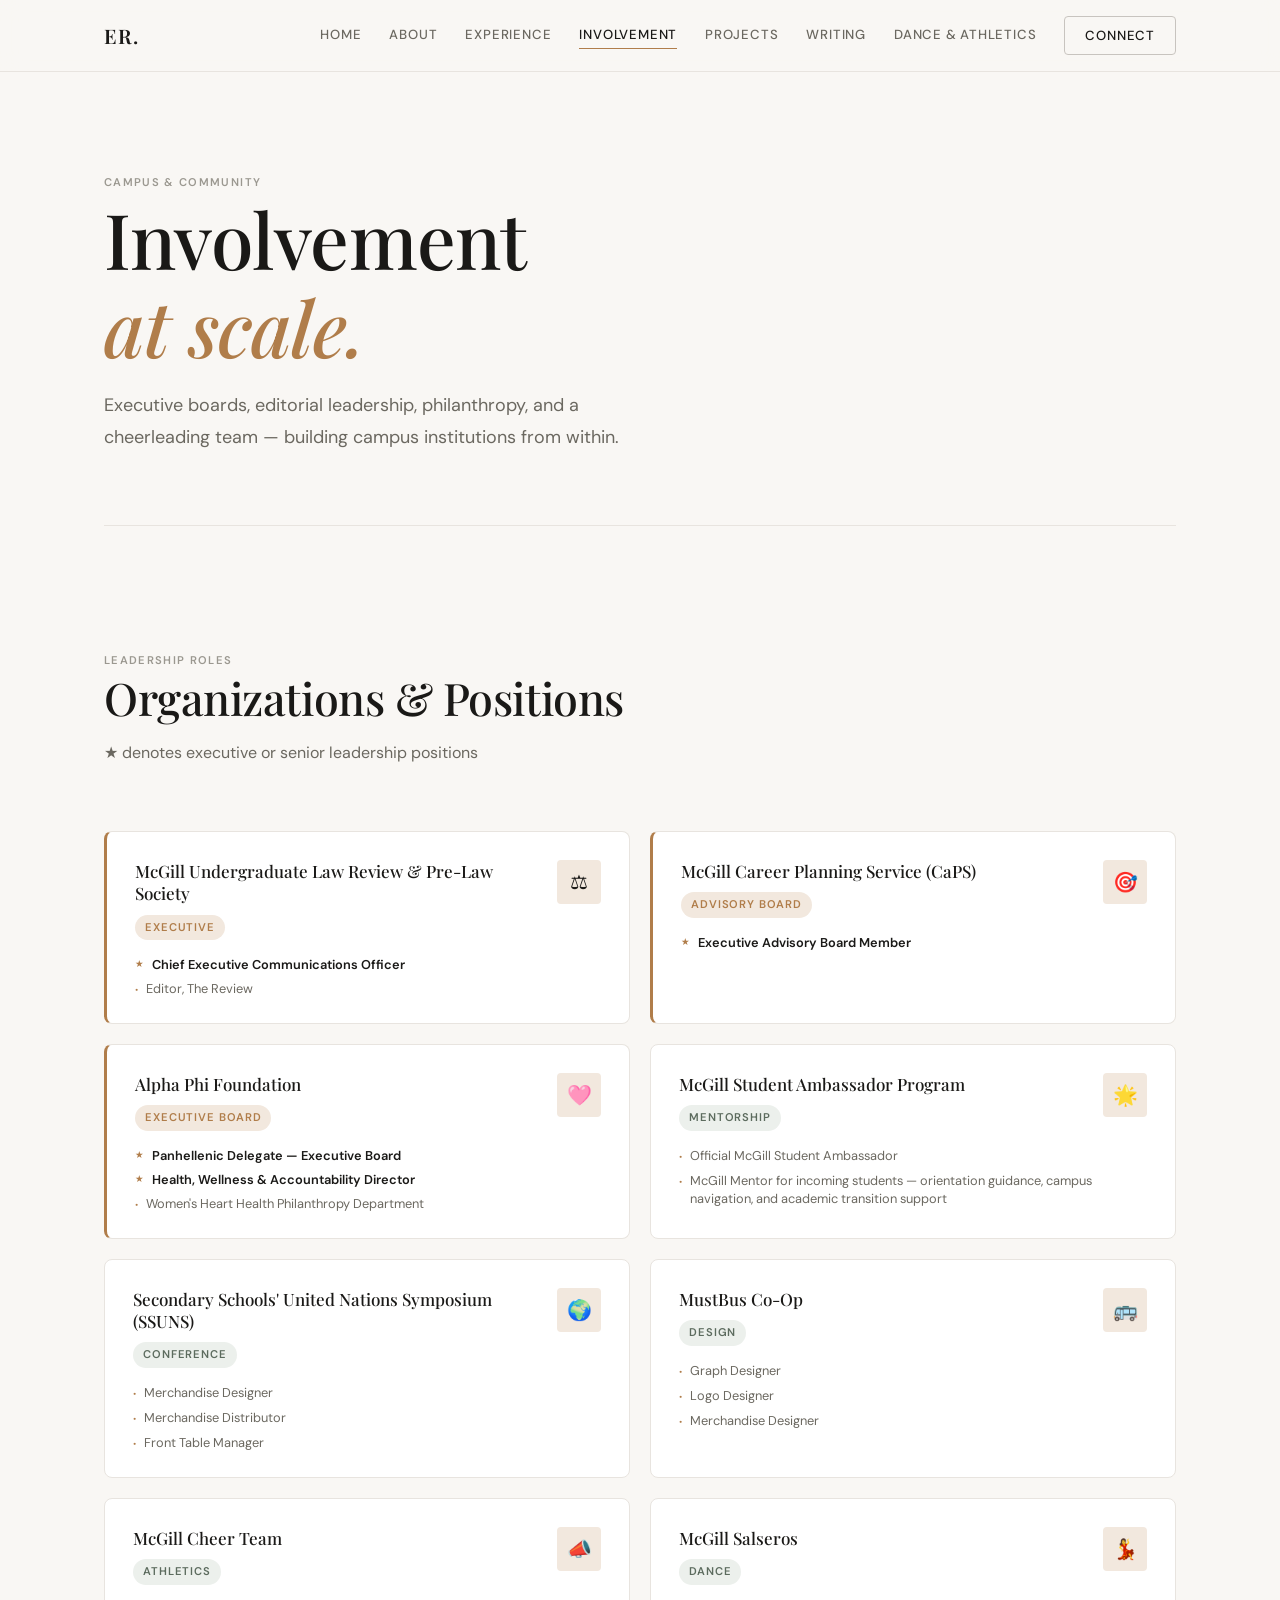
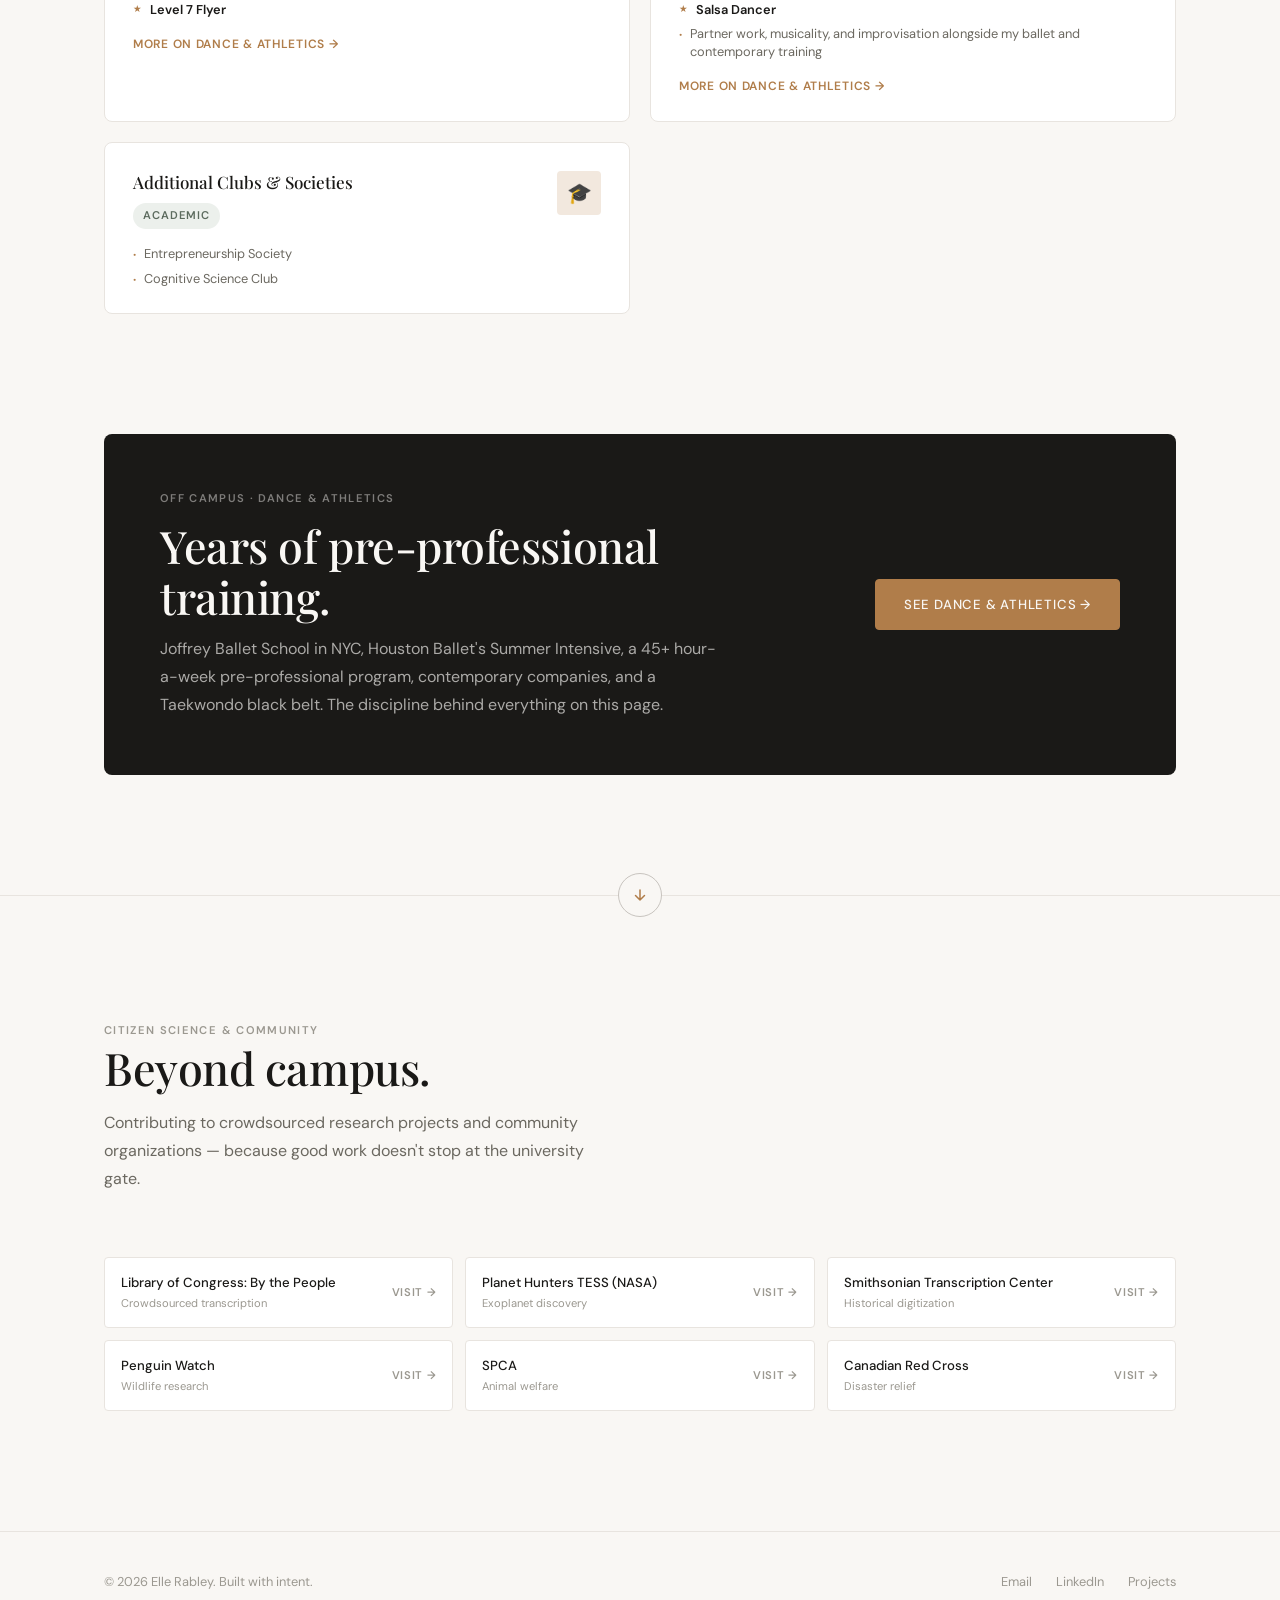
<file: involvement/index.html>
<!DOCTYPE html>
<html lang="en">
<head>
  <meta charset="UTF-8" />
  <meta name="viewport" content="width=device-width, initial-scale=1.0" />
  <title>Involvement — Elle Rabley</title>
  <meta name="description" content="Campus leadership and community involvement — McGill Pre-Law Society, CaPS Advisory Board, Alpha Phi, SSUNS, and more." />
  <meta property="og:title"       content="Involvement — Elle Rabley" />
  <meta property="og:description" content="Executive board positions, campus leadership, and community engagement at McGill University." />
  <meta property="og:type"        content="website" />
  <link rel="icon" type="image/svg+xml" href="../assets/favicon.svg" />
  <link rel="stylesheet" href="../assets/style.css" />
  <style>
    /* ── INVOLVEMENT-SPECIFIC ── */

    /* Leadership grid */
    .involvement-grid {
      display: grid;
      grid-template-columns: repeat(2, 1fr);
      gap: 20px;
    }

    .inv-card {
      background: var(--bg-card);
      border: 1px solid var(--border);
      border-radius: var(--radius-md);
      padding: 28px 28px 24px;
      transition: border-color 0.25s var(--ease), transform 0.25s var(--ease);
      position: relative;
    }
    .inv-card:hover {
      border-color: var(--border-dark);
      transform: translateY(-3px);
    }
    .inv-card.leadership {
      border-left: 3px solid var(--accent);
    }
    .inv-card.leadership:hover {
      border-left-color: var(--accent);
      border-color: var(--border-dark);
      border-left-color: var(--accent);
    }

    .inv-card-header {
      display: flex;
      align-items: flex-start;
      justify-content: space-between;
      gap: 12px;
      margin-bottom: 16px;
    }

    .inv-icon {
      width: 44px;
      height: 44px;
      border-radius: var(--radius);
      background: var(--accent-pale);
      display: flex;
      align-items: center;
      justify-content: center;
      font-size: 1.25rem;
      flex-shrink: 0;
    }

    .inv-org {
      font-family: var(--serif);
      font-size: 1.0625rem;
      font-weight: 500;
      margin-bottom: 6px;
      line-height: 1.3;
    }

    .inv-roles {
      display: flex;
      flex-direction: column;
      gap: 6px;
    }

    .inv-role {
      font-size: 0.8rem;
      color: var(--text-muted);
      display: flex;
      align-items: flex-start;
      gap: 8px;
      line-height: 1.4;
    }
    .inv-role::before {
      content: '·';
      color: var(--accent);
      font-weight: 700;
      flex-shrink: 0;
      margin-top: 1px;
    }

    .inv-role.bold-role {
      font-weight: 600;
      color: var(--text);
    }
    .inv-role.bold-role::before { content: '★'; font-size: 0.6rem; }

    /* Citizen science */
    .citizen-grid {
      display: grid;
      grid-template-columns: repeat(3, 1fr);
      gap: 12px;
    }
    .citizen-item {
      display: flex;
      align-items: center;
      justify-content: space-between;
      background: var(--bg-card);
      border: 1px solid var(--border);
      border-radius: var(--radius);
      padding: 14px 16px;
      font-size: 0.825rem;
      transition: border-color 0.2s;
    }
    .citizen-item:hover { border-color: var(--border-dark); }
    .citizen-name { font-weight: 500; color: var(--text); }
    .citizen-type { font-size: 0.7rem; color: var(--text-light); margin-top: 2px; }
    .citizen-link {
      font-size: 0.7rem;
      font-weight: 600;
      letter-spacing: 0.06em;
      text-transform: uppercase;
      color: var(--text-light);
      transition: color 0.2s;
      flex-shrink: 0;
      margin-left: 12px;
    }
    .citizen-link:hover { color: var(--accent); }

    @media (max-width: 768px) {
      .involvement-grid { grid-template-columns: 1fr; }
      .citizen-grid { grid-template-columns: 1fr 1fr; }
    }
    @media (max-width: 480px) {
      .citizen-grid { grid-template-columns: 1fr; }
    }

    /* Links from cards to the Dance & Athletics page */
    .inv-more {
      display: inline-block;
      margin-top: 16px;
      font-size: 0.75rem;
      font-weight: 600;
      letter-spacing: 0.06em;
      text-transform: uppercase;
      color: var(--accent);
      transition: color 0.2s;
    }
    .inv-more:hover { color: var(--text); }

    .dance-callout {
      display: flex;
      align-items: center;
      justify-content: space-between;
      gap: clamp(24px, 4vw, 56px);
      background: var(--text);
      border-radius: var(--radius-md);
      padding: clamp(32px, 5vw, 56px);
      transition: transform 0.25s var(--ease);
    }
    .dance-callout:hover { transform: translateY(-3px); }
    .dance-callout-label { color: rgba(249,247,244,0.45); display: block; margin-bottom: 12px; }
    .dance-callout-title { color: var(--bg); margin-bottom: 12px; }
    .dance-callout-text { color: rgba(249,247,244,0.65); max-width: 560px; }
    .dance-callout-btn {
      flex-shrink: 0;
      background: var(--accent);
      border-color: var(--accent);
      color: var(--bg);
    }
    .dance-callout:hover .dance-callout-btn { background: var(--accent-light); border-color: var(--accent-light); }
    @media (max-width: 760px) {
      .dance-callout { flex-direction: column; align-items: flex-start; }
    }
  </style>
</head>
<body>

  <!-- ════ NAV ════ -->
  <nav class="nav">
    <div class="nav-inner">
      <a href="../index.html" class="nav-logo">ER.</a>
      <div class="nav-links">
        <a href="../index.html"              class="nav-link">Home</a>
        <a href="../about/index.html"        class="nav-link">About</a>
        <a href="../experience/index.html"   class="nav-link">Experience</a>
        <a href="../involvement/index.html"  class="nav-link">Involvement</a>
        <a href="../projects/index.html"     class="nav-link">Projects</a>
        <a href="../writing/index.html"     class="nav-link">Writing</a>
        <a href="../dance/index.html"       class="nav-link">Dance &amp; Athletics</a>
        <a href="../contact/index.html"      class="nav-link btn btn-outline" style="padding:8px 20px;">Connect</a>
      </div>
      <button class="nav-toggle" id="nav-toggle" aria-label="Menu">
        <span></span><span></span><span></span>
      </button>
    </div>
  </nav>
  <div class="nav-mobile" id="nav-mobile">
    <a href="../index.html"             class="nav-mobile-link">Home</a>
    <a href="../about/index.html"       class="nav-mobile-link">About</a>
    <a href="../experience/index.html"  class="nav-mobile-link">Experience</a>
    <a href="../involvement/index.html" class="nav-mobile-link">Involvement</a>
    <a href="../projects/index.html"    class="nav-mobile-link">Projects</a>
    <a href="../writing/index.html"    class="nav-mobile-link">Writing</a>
    <a href="../dance/index.html"      class="nav-mobile-link">Dance &amp; Athletics</a>
    <a href="../contact/index.html"     class="nav-mobile-link">Connect</a>
  </div>

  <main>

    <!-- ════ PAGE HEADER ════ -->
    <div class="container">
      <div class="page-header reveal">
        <span class="label">Campus &amp; Community</span>
        <h1>Involvement<br><em class="italic text-accent">at scale.</em></h1>
        <p class="subtitle">Executive boards, editorial leadership, philanthropy, and a cheerleading team — building campus institutions from within.</p>
      </div>
    </div>

    <!-- ════ LEADERSHIP GRID ════ -->
    <section class="section">
      <div class="container">
        <div class="section-header reveal">
          <span class="label">Leadership Roles</span>
          <h2>Organizations &amp; Positions</h2>
          <p>★ denotes executive or senior leadership positions</p>
        </div>

        <div class="involvement-grid">

          <!-- Pre-Law Society — LEADERSHIP -->
          <div class="inv-card leadership reveal">
            <div class="inv-card-header">
              <div>
                <div class="inv-org">McGill Undergraduate Law Review &amp; Pre-Law Society</div>
                <span class="badge badge-accent" style="margin-top:4px;">Executive</span>
              </div>
              <div class="inv-icon">⚖️</div>
            </div>
            <div class="inv-roles">
              <div class="inv-role bold-role">Chief Executive Communications Officer</div>
              <div class="inv-role">Editor, The Review</div>
            </div>
          </div>

          <!-- CaPS — LEADERSHIP -->
          <div class="inv-card leadership reveal reveal-delay-1">
            <div class="inv-card-header">
              <div>
                <div class="inv-org">McGill Career Planning Service (CaPS)</div>
                <span class="badge badge-accent" style="margin-top:4px;">Advisory Board</span>
              </div>
              <div class="inv-icon">🎯</div>
            </div>
            <div class="inv-roles">
              <div class="inv-role bold-role">Executive Advisory Board Member</div>
            </div>
          </div>

          <!-- Alpha Phi — LEADERSHIP -->
          <div class="inv-card leadership reveal reveal-delay-2">
            <div class="inv-card-header">
              <div>
                <div class="inv-org">Alpha Phi Foundation</div>
                <span class="badge badge-accent" style="margin-top:4px;">Executive Board</span>
              </div>
              <div class="inv-icon">🩷</div>
            </div>
            <div class="inv-roles">
              <div class="inv-role bold-role">Panhellenic Delegate — Executive Board</div>
              <div class="inv-role bold-role">Health, Wellness &amp; Accountability Director</div>
              <div class="inv-role">Women's Heart Health Philanthropy Department</div>
            </div>
          </div>

          <!-- Student Ambassador -->
          <div class="inv-card reveal reveal-delay-1">
            <div class="inv-card-header">
              <div>
                <div class="inv-org">McGill Student Ambassador Program</div>
                <span class="badge badge-sage" style="margin-top:4px;">Mentorship</span>
              </div>
              <div class="inv-icon">🌟</div>
            </div>
            <div class="inv-roles">
              <div class="inv-role">Official McGill Student Ambassador</div>
              <div class="inv-role">McGill Mentor for incoming students — orientation guidance, campus navigation, and academic transition support</div>
            </div>
          </div>

          <!-- SSUNS -->
          <div class="inv-card reveal reveal-delay-2">
            <div class="inv-card-header">
              <div>
                <div class="inv-org">Secondary Schools' United Nations Symposium (SSUNS)</div>
                <span class="badge badge-sage" style="margin-top:4px;">Conference</span>
              </div>
              <div class="inv-icon">🌍</div>
            </div>
            <div class="inv-roles">
              <div class="inv-role">Merchandise Designer</div>
              <div class="inv-role">Merchandise Distributor</div>
              <div class="inv-role">Front Table Manager</div>
            </div>
          </div>

          <!-- MustBus -->
          <div class="inv-card reveal reveal-delay-3">
            <div class="inv-card-header">
              <div>
                <div class="inv-org">MustBus Co-Op</div>
                <span class="badge badge-sage" style="margin-top:4px;">Design</span>
              </div>
              <div class="inv-icon">🚌</div>
            </div>
            <div class="inv-roles">
              <div class="inv-role">Graph Designer</div>
              <div class="inv-role">Logo Designer</div>
              <div class="inv-role">Merchandise Designer</div>
            </div>
          </div>

          <!-- McGill Cheer -->
          <div class="inv-card reveal">
            <div class="inv-card-header">
              <div>
                <div class="inv-org">McGill Cheer Team</div>
                <span class="badge badge-sage" style="margin-top:4px;">Athletics</span>
              </div>
              <div class="inv-icon">📣</div>
            </div>
            <div class="inv-roles">
              <div class="inv-role bold-role">Level 7 Flyer</div>
            </div>
            <a href="../dance/index.html" class="inv-more">More on dance &amp; athletics →</a>
          </div>

          <!-- McGill Salseros -->
          <div class="inv-card reveal">
            <div class="inv-card-header">
              <div>
                <div class="inv-org">McGill Salseros</div>
                <span class="badge badge-sage" style="margin-top:4px;">Dance</span>
              </div>
              <div class="inv-icon">💃</div>
            </div>
            <div class="inv-roles">
              <div class="inv-role bold-role">Salsa Dancer</div>
              <div class="inv-role">Partner work, musicality, and improvisation alongside my ballet and contemporary training</div>
            </div>
            <a href="../dance/index.html" class="inv-more">More on dance &amp; athletics →</a>
          </div>

          <!-- Additional Clubs -->
          <div class="inv-card reveal">
            <div class="inv-card-header">
              <div>
                <div class="inv-org">Additional Clubs &amp; Societies</div>
                <span class="badge badge-sage" style="margin-top:4px;">Academic</span>
              </div>
              <div class="inv-icon">🎓</div>
            </div>
            <div class="inv-roles">
              <div class="inv-role">Entrepreneurship Society</div>
              <div class="inv-role">Cognitive Science Club</div>
            </div>
          </div>

        </div>
      </div>
    </section>

    <!-- ════ DANCE & ATHLETICS CALLOUT ════ -->
    <section class="section" style="padding-top:0;">
      <div class="container">
        <a href="../dance/index.html" class="dance-callout reveal">
          <div>
            <span class="label dance-callout-label">Off Campus · Dance &amp; Athletics</span>
            <h2 class="dance-callout-title">Years of pre-professional training.</h2>
            <p class="dance-callout-text">Joffrey Ballet School in NYC, Houston Ballet's Summer Intensive, a 45+ hour-a-week pre-professional program, contemporary companies, and a Taekwondo black belt. The discipline behind everything on this page.</p>
          </div>
          <span class="btn dance-callout-btn">See Dance &amp; Athletics →</span>
        </a>
      </div>
    </section>

    <div class="divider"></div>

    <!-- ════ CITIZEN SCIENCE ════ -->
    <section class="section">
      <div class="container">
        <div class="section-header reveal">
          <span class="label">Citizen Science &amp; Community</span>
          <h2>Beyond campus.</h2>
          <p>Contributing to crowdsourced research projects and community organizations — because good work doesn't stop at the university gate.</p>
        </div>

        <div class="citizen-grid reveal reveal-delay-1">
          <div class="citizen-item">
            <div>
              <div class="citizen-name">Library of Congress: By the People</div>
              <div class="citizen-type">Crowdsourced transcription</div>
            </div>
            <a href="https://crowd.loc.gov/get-started/" target="_blank" rel="noopener" class="citizen-link">Visit →</a>
          </div>
          <div class="citizen-item">
            <div>
              <div class="citizen-name">Planet Hunters TESS (NASA)</div>
              <div class="citizen-type">Exoplanet discovery</div>
            </div>
            <a href="https://www.zooniverse.org/projects/nora-dot-eisner/planet-hunters-tess/talk" target="_blank" rel="noopener" class="citizen-link">Visit →</a>
          </div>
          <div class="citizen-item">
            <div>
              <div class="citizen-name">Smithsonian Transcription Center</div>
              <div class="citizen-type">Historical digitization</div>
            </div>
            <a href="https://transcription.si.edu/" target="_blank" rel="noopener" class="citizen-link">Visit →</a>
          </div>
          <div class="citizen-item">
            <div>
              <div class="citizen-name">Penguin Watch</div>
              <div class="citizen-type">Wildlife research</div>
            </div>
            <a href="https://www.zooniverse.org/projects/penguinedge/penguin-watch" target="_blank" rel="noopener" class="citizen-link">Visit →</a>
          </div>
          <div class="citizen-item">
            <div>
              <div class="citizen-name">SPCA</div>
              <div class="citizen-type">Animal welfare</div>
            </div>
            <a href="https://www.spca.com/en/" target="_blank" rel="noopener" class="citizen-link">Visit →</a>
          </div>
          <div class="citizen-item">
            <div>
              <div class="citizen-name">Canadian Red Cross</div>
              <div class="citizen-type">Disaster relief</div>
            </div>
            <a href="https://www.redcross.ca/" target="_blank" rel="noopener" class="citizen-link">Visit →</a>
          </div>
        </div>
      </div>
    </section>

  </main>

  <!-- ════ FOOTER ════ -->
  <footer>
    <div class="container">
      <div class="footer-inner">
        <span class="footer-copy">© 2026 Elle Rabley. Built with intent.</span>
        <div class="footer-links">
          <a href="mailto:elle.elisha.rabley@gmail.com" class="footer-link">Email</a>
          <a href="https://www.linkedin.com/in/elisha-elle-rabley-b92aa0346" class="footer-link" target="_blank" rel="noopener">LinkedIn</a>
          <a href="../projects/index.html" class="footer-link">Projects</a>
        </div>
      </div>
    </div>
  </footer>

  <script src="../assets/main.js"></script>
</body>
</html>
</file>
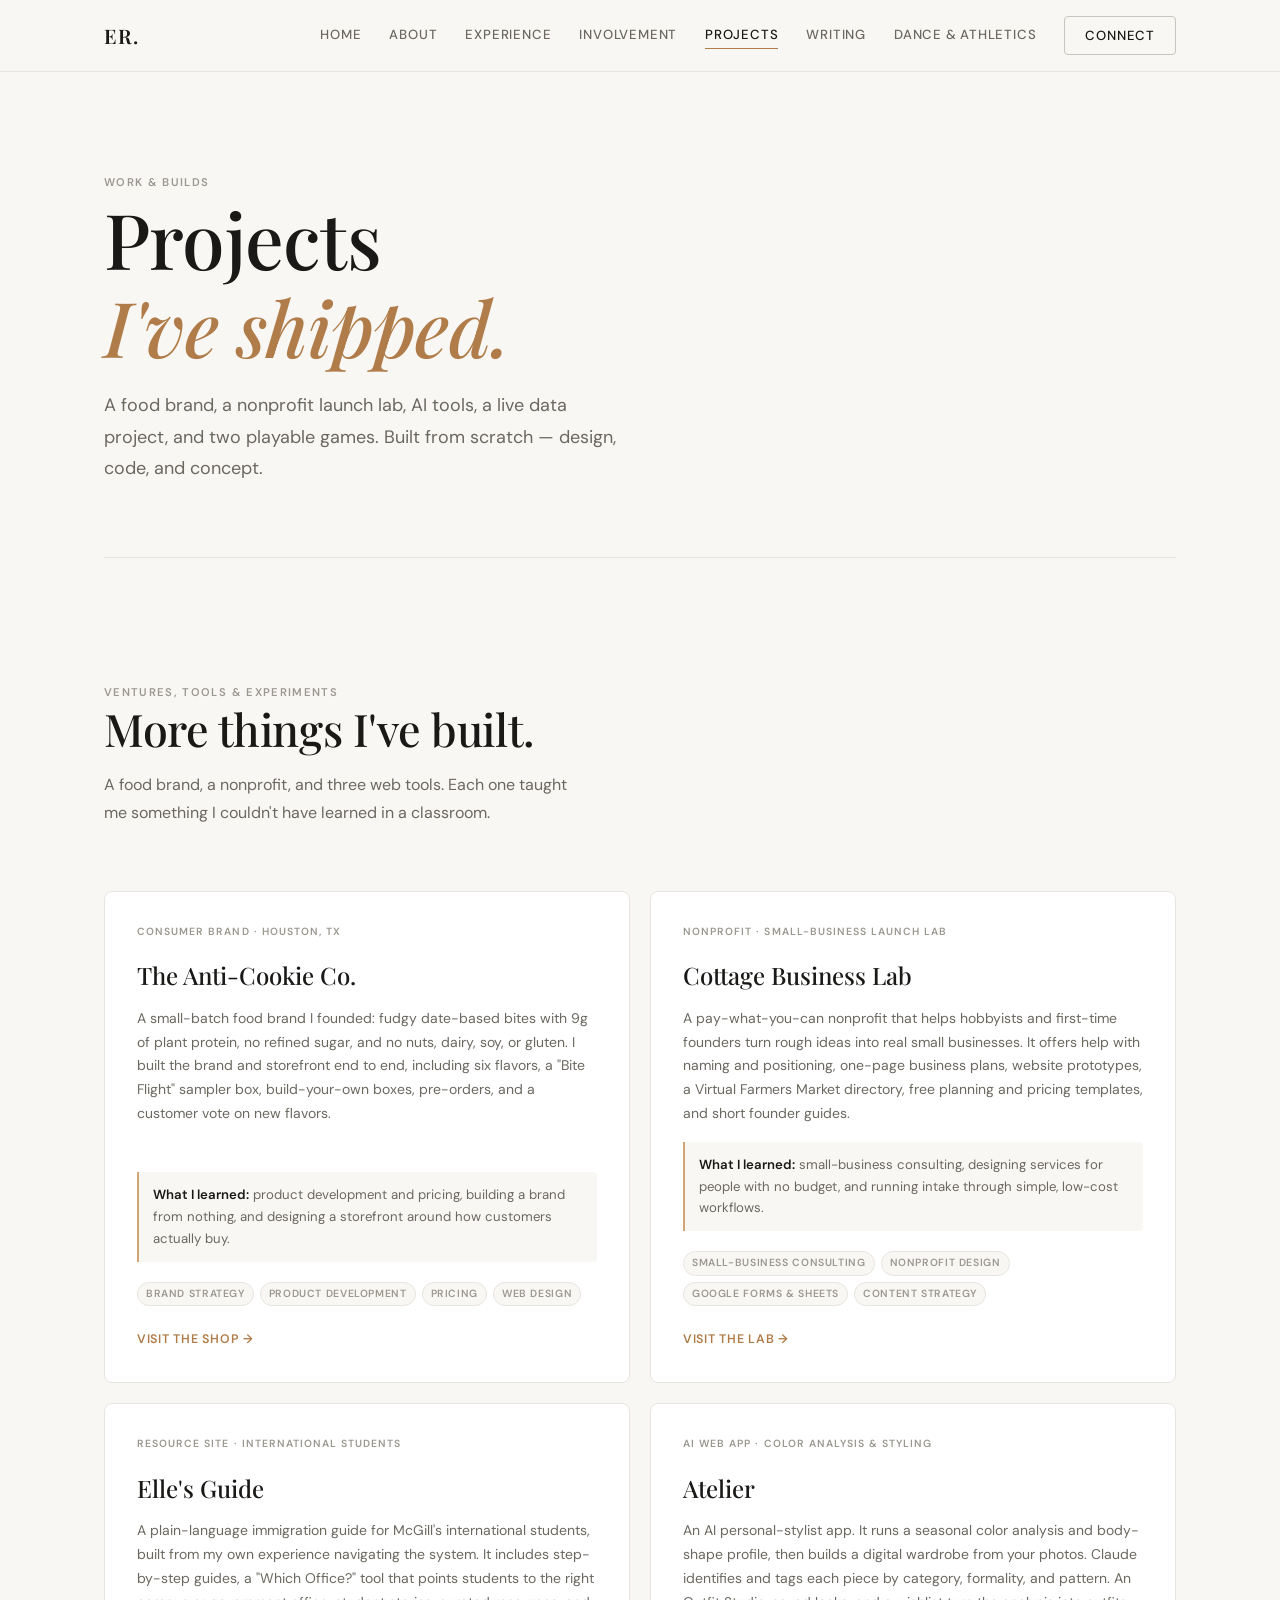
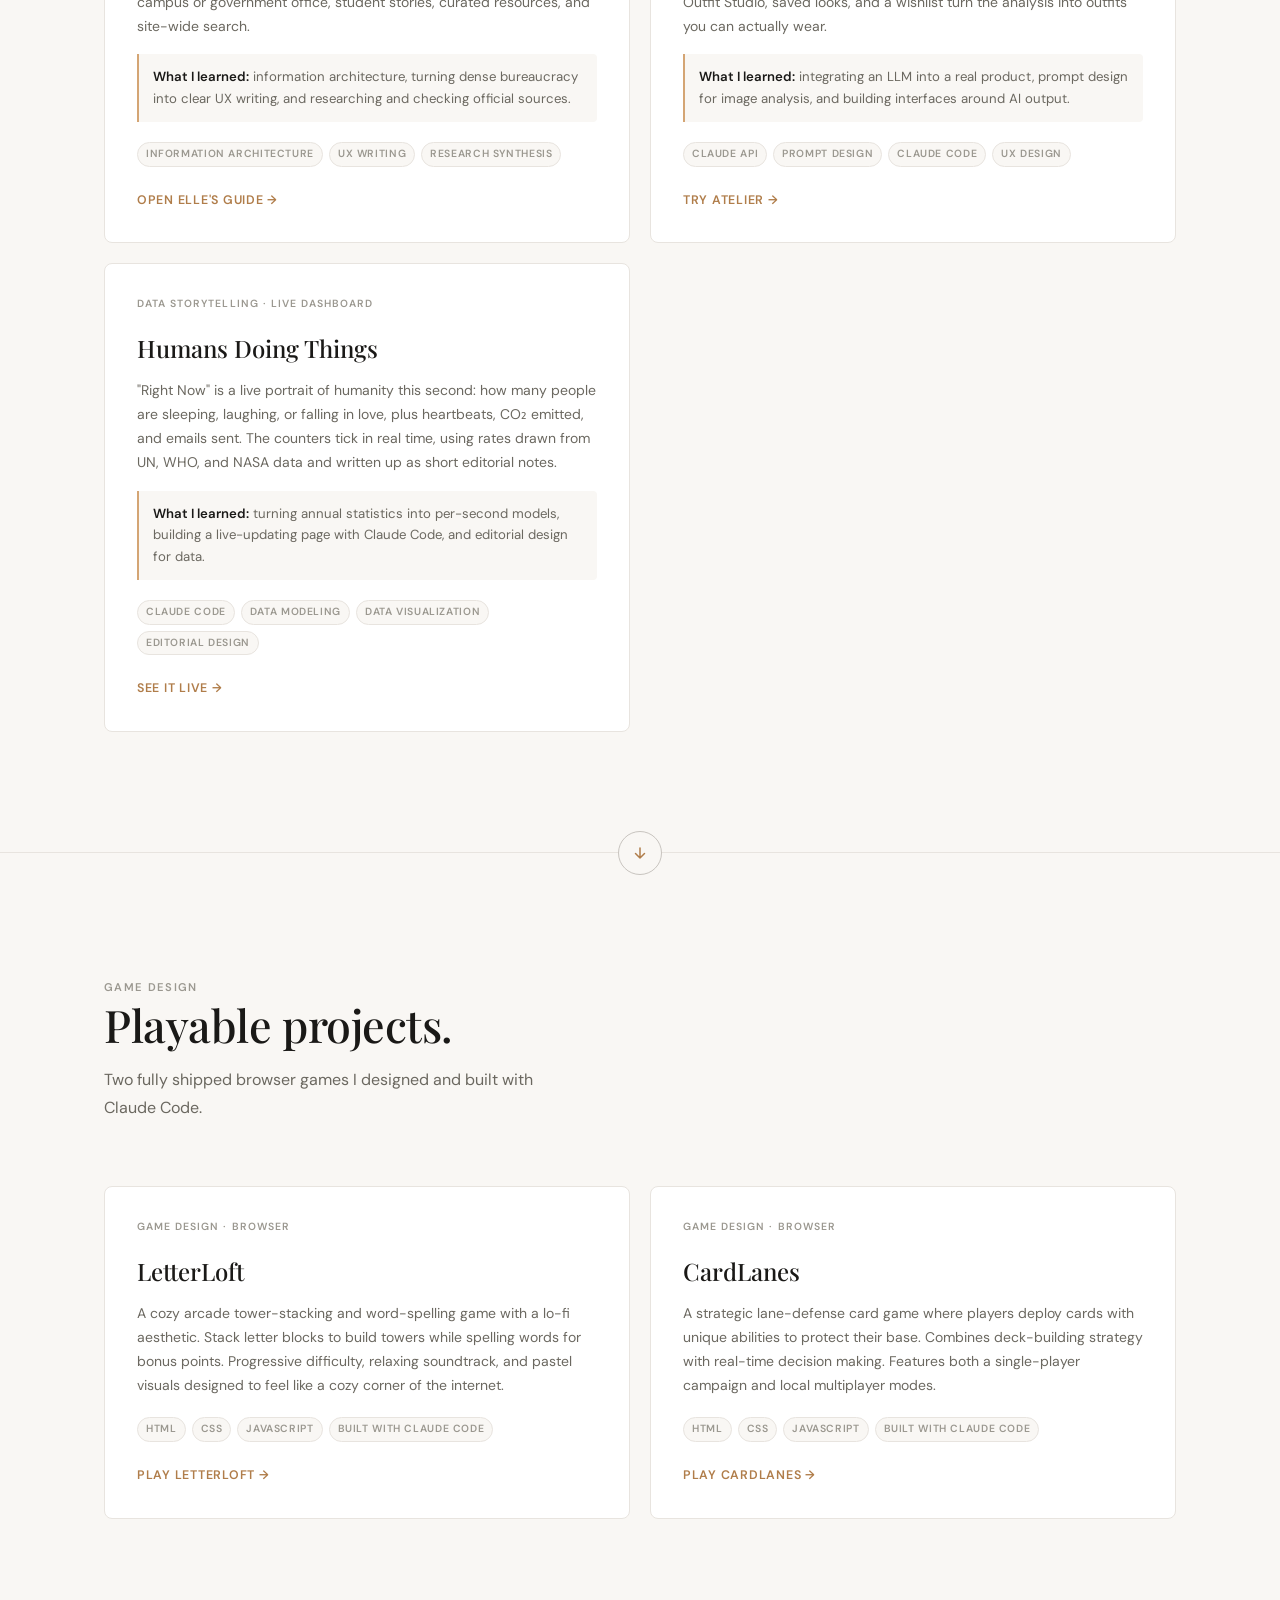
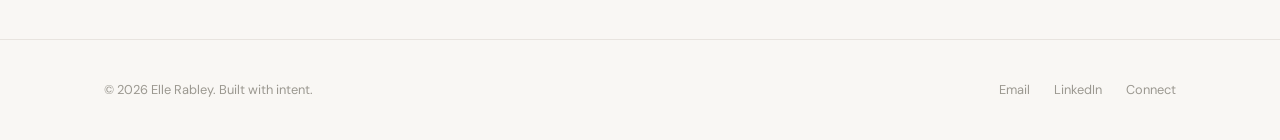
<file: projects/index.html>
<!DOCTYPE html>
<html lang="en">
<head>
  <meta charset="UTF-8" />
  <meta name="viewport" content="width=device-width, initial-scale=1.0" />
  <title>Projects — Elle Rabley</title>
  <meta name="description" content="Projects — The Anti-Cookie Co., Cottage Business Lab, Atelier, Elle's Guide, and more. Building real products from the ground up." />
  <meta property="og:title"       content="Projects — Elle Rabley" />
  <meta property="og:description" content="A food brand, a nonprofit, AI tools, and playable games — products built from scratch." />
  <meta property="og:type"        content="website" />
  <link rel="icon" type="image/svg+xml" href="../assets/favicon.svg" />
  <link rel="stylesheet" href="../assets/style.css" />
  <style>
    /* ── PROJECTS-SPECIFIC ── */

    /* Other projects */
    .projects-grid {
      display: grid;
      grid-template-columns: repeat(2, 1fr);
      gap: 20px;
    }

    .project-card {
      background: var(--bg-card);
      border: 1px solid var(--border);
      border-radius: var(--radius-md);
      padding: 32px;
      display: flex;
      flex-direction: column;
      transition: border-color 0.25s var(--ease), transform 0.25s var(--ease);
    }
    .project-card:hover {
      border-color: var(--border-dark);
      transform: translateY(-3px);
    }

    .proj-type {
      font-size: 0.65rem;
      font-weight: 600;
      letter-spacing: 0.1em;
      text-transform: uppercase;
      color: var(--text-light);
      margin-bottom: 16px;
    }

    .proj-title {
      font-family: var(--serif);
      font-size: 1.5rem;
      font-weight: 500;
      margin-bottom: 12px;
    }

    .proj-desc {
      font-size: 0.875rem;
      color: var(--text-muted);
      line-height: 1.7;
      margin-bottom: 20px;
      flex: 1;
    }

    .proj-learned {
      font-size: 0.825rem;
      color: var(--text-muted);
      line-height: 1.65;
      padding: 12px 14px;
      background: var(--bg);
      border-left: 2px solid var(--accent-light);
      border-radius: 0 var(--radius) var(--radius) 0;
      margin: -4px 0 20px;
    }
    .proj-learned strong { color: var(--text); font-weight: 600; }

    .proj-stack {
      display: flex;
      flex-wrap: wrap;
      gap: 6px;
      margin-bottom: 24px;
    }
    .proj-tech {
      font-size: 0.65rem;
      font-weight: 600;
      letter-spacing: 0.06em;
      text-transform: uppercase;
      padding: 3px 8px;
      background: var(--bg);
      border: 1px solid var(--border);
      border-radius: 100px;
      color: var(--text-light);
    }

    .proj-link {
      display: inline-flex;
      align-items: center;
      gap: 8px;
      font-size: 0.775rem;
      font-weight: 600;
      letter-spacing: 0.06em;
      text-transform: uppercase;
      color: var(--accent);
      margin-top: auto;
      transition: gap 0.2s;
    }
    .proj-link:hover { gap: 12px; }

    @media (max-width: 640px) {
      .projects-grid { grid-template-columns: 1fr; }
    }
  </style>
</head>
<body>

  <!-- ════ NAV ════ -->
  <nav class="nav">
    <div class="nav-inner">
      <a href="../index.html" class="nav-logo">ER.</a>
      <div class="nav-links">
        <a href="../index.html"              class="nav-link">Home</a>
        <a href="../about/index.html"        class="nav-link">About</a>
        <a href="../experience/index.html"   class="nav-link">Experience</a>
        <a href="../involvement/index.html"  class="nav-link">Involvement</a>
        <a href="../projects/index.html"     class="nav-link">Projects</a>
        <a href="../writing/index.html"     class="nav-link">Writing</a>
        <a href="../dance/index.html"       class="nav-link">Dance &amp; Athletics</a>
        <a href="../contact/index.html"      class="nav-link btn btn-outline" style="padding:8px 20px;">Connect</a>
      </div>
      <button class="nav-toggle" id="nav-toggle" aria-label="Menu">
        <span></span><span></span><span></span>
      </button>
    </div>
  </nav>
  <div class="nav-mobile" id="nav-mobile">
    <a href="../index.html"             class="nav-mobile-link">Home</a>
    <a href="../about/index.html"       class="nav-mobile-link">About</a>
    <a href="../experience/index.html"  class="nav-mobile-link">Experience</a>
    <a href="../involvement/index.html" class="nav-mobile-link">Involvement</a>
    <a href="../projects/index.html"    class="nav-mobile-link">Projects</a>
    <a href="../writing/index.html"    class="nav-mobile-link">Writing</a>
    <a href="../dance/index.html"      class="nav-mobile-link">Dance &amp; Athletics</a>
    <a href="../contact/index.html"     class="nav-mobile-link">Connect</a>
  </div>

  <main>

    <!-- ════ PAGE HEADER ════ -->
    <div class="container">
      <div class="page-header reveal">
        <span class="label">Work &amp; Builds</span>
        <h1>Projects<br><em class="italic text-accent">I've shipped.</em></h1>
        <p class="subtitle">A food brand, a nonprofit launch lab, AI tools, a live data project, and two playable games. Built from scratch — design, code, and concept.</p>
      </div>
    </div>

    <!-- ════ VENTURES & TOOLS ════ -->
    <section class="section">
      <div class="container">
        <div class="section-header reveal">
          <span class="label">Ventures, Tools &amp; Experiments</span>
          <h2>More things I've built.</h2>
          <p>A food brand, a nonprofit, and three web tools. Each one taught me something I couldn't have learned in a classroom.</p>
        </div>

        <div class="projects-grid">

          <!-- Anti-Cookie Co. -->
          <div class="project-card reveal">
            <div class="proj-type">Consumer Brand · Houston, TX</div>
            <div class="proj-title">The Anti-Cookie Co.</div>
            <p class="proj-desc">A small-batch food brand I founded: fudgy date-based bites with 9g of plant protein, no refined sugar, and no nuts, dairy, soy, or gluten. I built the brand and storefront end to end, including six flavors, a "Bite Flight" sampler box, build-your-own boxes, pre-orders, and a customer vote on new flavors.</p>
            <p class="proj-learned"><strong>What I learned:</strong> product development and pricing, building a brand from nothing, and designing a storefront around how customers actually buy.</p>
            <div class="proj-stack">
              <span class="proj-tech">Brand Strategy</span>
              <span class="proj-tech">Product Development</span>
              <span class="proj-tech">Pricing</span>
              <span class="proj-tech">Web Design</span>
            </div>
            <a href="https://anticookie.netlify.app" target="_blank" rel="noopener" class="proj-link">Visit the Shop →</a>
          </div>

          <!-- Cottage Business Lab -->
          <div class="project-card reveal reveal-delay-1">
            <div class="proj-type">Nonprofit · Small-Business Launch Lab</div>
            <div class="proj-title">Cottage Business Lab</div>
            <p class="proj-desc">A pay-what-you-can nonprofit that helps hobbyists and first-time founders turn rough ideas into real small businesses. It offers help with naming and positioning, one-page business plans, website prototypes, a Virtual Farmers Market directory, free planning and pricing templates, and short founder guides.</p>
            <p class="proj-learned"><strong>What I learned:</strong> small-business consulting, designing services for people with no budget, and running intake through simple, low-cost workflows.</p>
            <div class="proj-stack">
              <span class="proj-tech">Small-Business Consulting</span>
              <span class="proj-tech">Nonprofit Design</span>
              <span class="proj-tech">Google Forms &amp; Sheets</span>
              <span class="proj-tech">Content Strategy</span>
            </div>
            <a href="https://toasted-sea-salt.github.io/cottage-business-lab-/index.html" target="_blank" rel="noopener" class="proj-link">Visit the Lab →</a>
          </div>

          <!-- Elle's Guide -->
          <div class="project-card reveal">
            <div class="proj-type">Resource Site · International Students</div>
            <div class="proj-title">Elle's Guide</div>
            <p class="proj-desc">A plain-language immigration guide for McGill's international students, built from my own experience navigating the system. It includes step-by-step guides, a "Which Office?" tool that points students to the right campus or government office, student stories, curated resources, and site-wide search.</p>
            <p class="proj-learned"><strong>What I learned:</strong> information architecture, turning dense bureaucracy into clear UX writing, and researching and checking official sources.</p>
            <div class="proj-stack">
              <span class="proj-tech">Information Architecture</span>
              <span class="proj-tech">UX Writing</span>
              <span class="proj-tech">Research Synthesis</span>
            </div>
            <a href="https://international-students-ellesguide.netlify.app" target="_blank" rel="noopener" class="proj-link">Open Elle's Guide →</a>
          </div>

          <!-- Atelier -->
          <div class="project-card reveal reveal-delay-1">
            <div class="proj-type">AI Web App · Color Analysis &amp; Styling</div>
            <div class="proj-title">Atelier</div>
            <p class="proj-desc">An AI personal-stylist app. It runs a seasonal color analysis and body-shape profile, then builds a digital wardrobe from your photos. Claude identifies and tags each piece by category, formality, and pattern. An Outfit Studio, saved looks, and a wishlist turn the analysis into outfits you can actually wear.</p>
            <p class="proj-learned"><strong>What I learned:</strong> integrating an LLM into a real product, prompt design for image analysis, and building interfaces around AI output.</p>
            <div class="proj-stack">
              <span class="proj-tech">Claude API</span>
              <span class="proj-tech">Prompt Design</span>
              <span class="proj-tech">Claude Code</span>
              <span class="proj-tech">UX Design</span>
            </div>
            <a href="https://jovial-pasca-e3c07f.netlify.app" target="_blank" rel="noopener" class="proj-link">Try Atelier →</a>
          </div>

          <!-- Humans Doing Things -->
          <div class="project-card reveal">
            <div class="proj-type">Data Storytelling · Live Dashboard</div>
            <div class="proj-title">Humans Doing Things</div>
            <p class="proj-desc">"Right Now" is a live portrait of humanity this second: how many people are sleeping, laughing, or falling in love, plus heartbeats, CO₂ emitted, and emails sent. The counters tick in real time, using rates drawn from UN, WHO, and NASA data and written up as short editorial notes.</p>
            <p class="proj-learned"><strong>What I learned:</strong> turning annual statistics into per-second models, building a live-updating page with Claude Code, and editorial design for data.</p>
            <div class="proj-stack">
              <span class="proj-tech">Claude Code</span>
              <span class="proj-tech">Data Modeling</span>
              <span class="proj-tech">Data Visualization</span>
              <span class="proj-tech">Editorial Design</span>
            </div>
            <a href="https://wonderful-tiramisu-18b8ca.netlify.app" target="_blank" rel="noopener" class="proj-link">See It Live →</a>
          </div>

        </div>
      </div>
    </section>

    <div class="divider"></div>

    <!-- ════ OTHER PROJECTS ════ -->
    <section class="section">
      <div class="container">
        <div class="section-header reveal">
          <span class="label">Game Design</span>
          <h2>Playable projects.</h2>
          <p>Two fully shipped browser games I designed and built with Claude Code.</p>
        </div>

        <div class="projects-grid">

          <!-- LetterLoft -->
          <div class="project-card reveal">
            <div class="proj-type">Game Design · Browser</div>
            <div class="proj-title">LetterLoft</div>
            <p class="proj-desc">A cozy arcade tower-stacking and word-spelling game with a lo-fi aesthetic. Stack letter blocks to build towers while spelling words for bonus points. Progressive difficulty, relaxing soundtrack, and pastel visuals designed to feel like a cozy corner of the internet.</p>
            <div class="proj-stack">
              <span class="proj-tech">HTML</span>
              <span class="proj-tech">CSS</span>
              <span class="proj-tech">JavaScript</span>
              <span class="proj-tech">Built with Claude Code</span>
            </div>
            <a href="https://toasted-sea-salt.github.io/letterloft/" target="_blank" rel="noopener" class="proj-link">
              Play LetterLoft →
            </a>
          </div>

          <!-- CardLanes -->
          <div class="project-card reveal reveal-delay-1">
            <div class="proj-type">Game Design · Browser</div>
            <div class="proj-title">CardLanes</div>
            <p class="proj-desc">A strategic lane-defense card game where players deploy cards with unique abilities to protect their base. Combines deck-building strategy with real-time decision making. Features both a single-player campaign and local multiplayer modes.</p>
            <div class="proj-stack">
              <span class="proj-tech">HTML</span>
              <span class="proj-tech">CSS</span>
              <span class="proj-tech">JavaScript</span>
              <span class="proj-tech">Built with Claude Code</span>
            </div>
            <a href="https://card-lanes.netlify.app/" target="_blank" rel="noopener" class="proj-link">
              Play CardLanes →
            </a>
          </div>

        </div>
      </div>
    </section>

  </main>

  <!-- ════ FOOTER ════ -->
  <footer>
    <div class="container">
      <div class="footer-inner">
        <span class="footer-copy">© 2026 Elle Rabley. Built with intent.</span>
        <div class="footer-links">
          <a href="mailto:elle.elisha.rabley@gmail.com" class="footer-link">Email</a>
          <a href="https://www.linkedin.com/in/elisha-elle-rabley-b92aa0346" class="footer-link" target="_blank" rel="noopener">LinkedIn</a>
          <a href="../contact/index.html" class="footer-link">Connect</a>
        </div>
      </div>
    </div>
  </footer>

  <script src="../assets/main.js"></script>
</body>
</html>
</file>
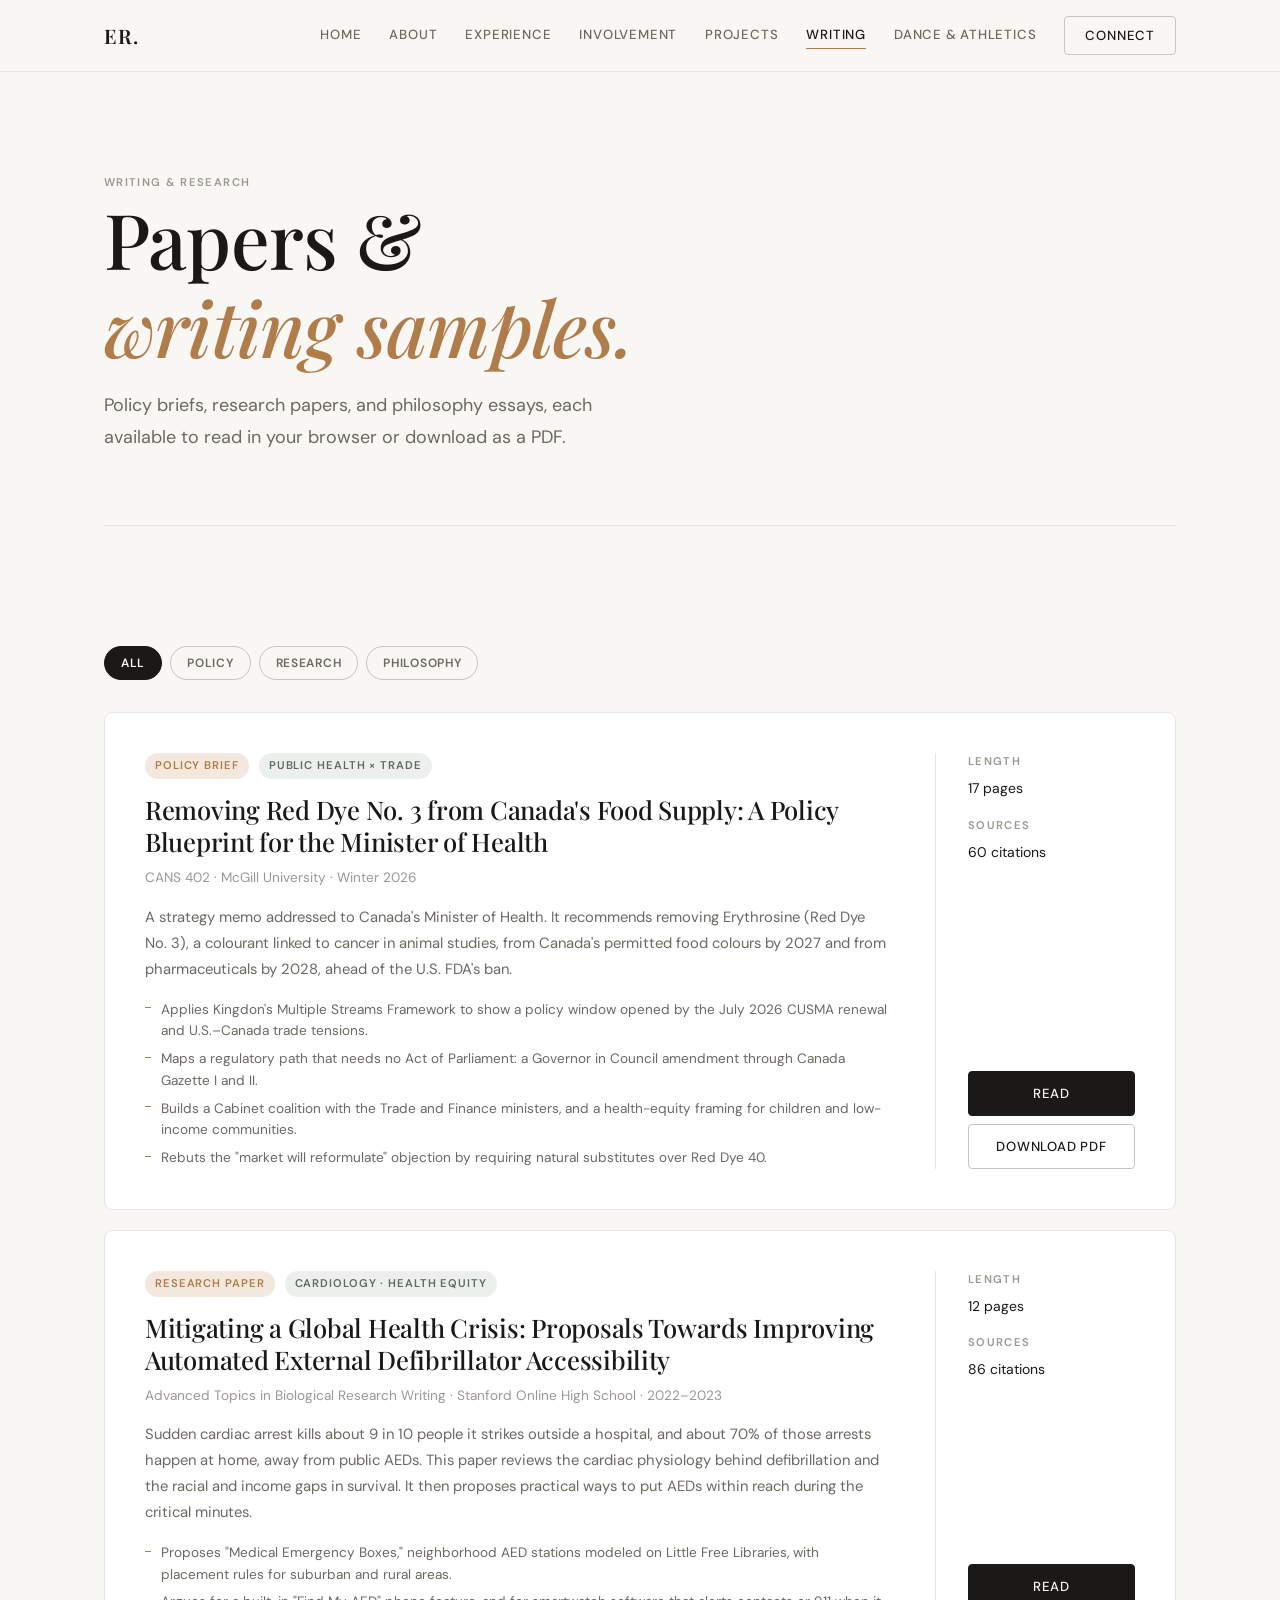
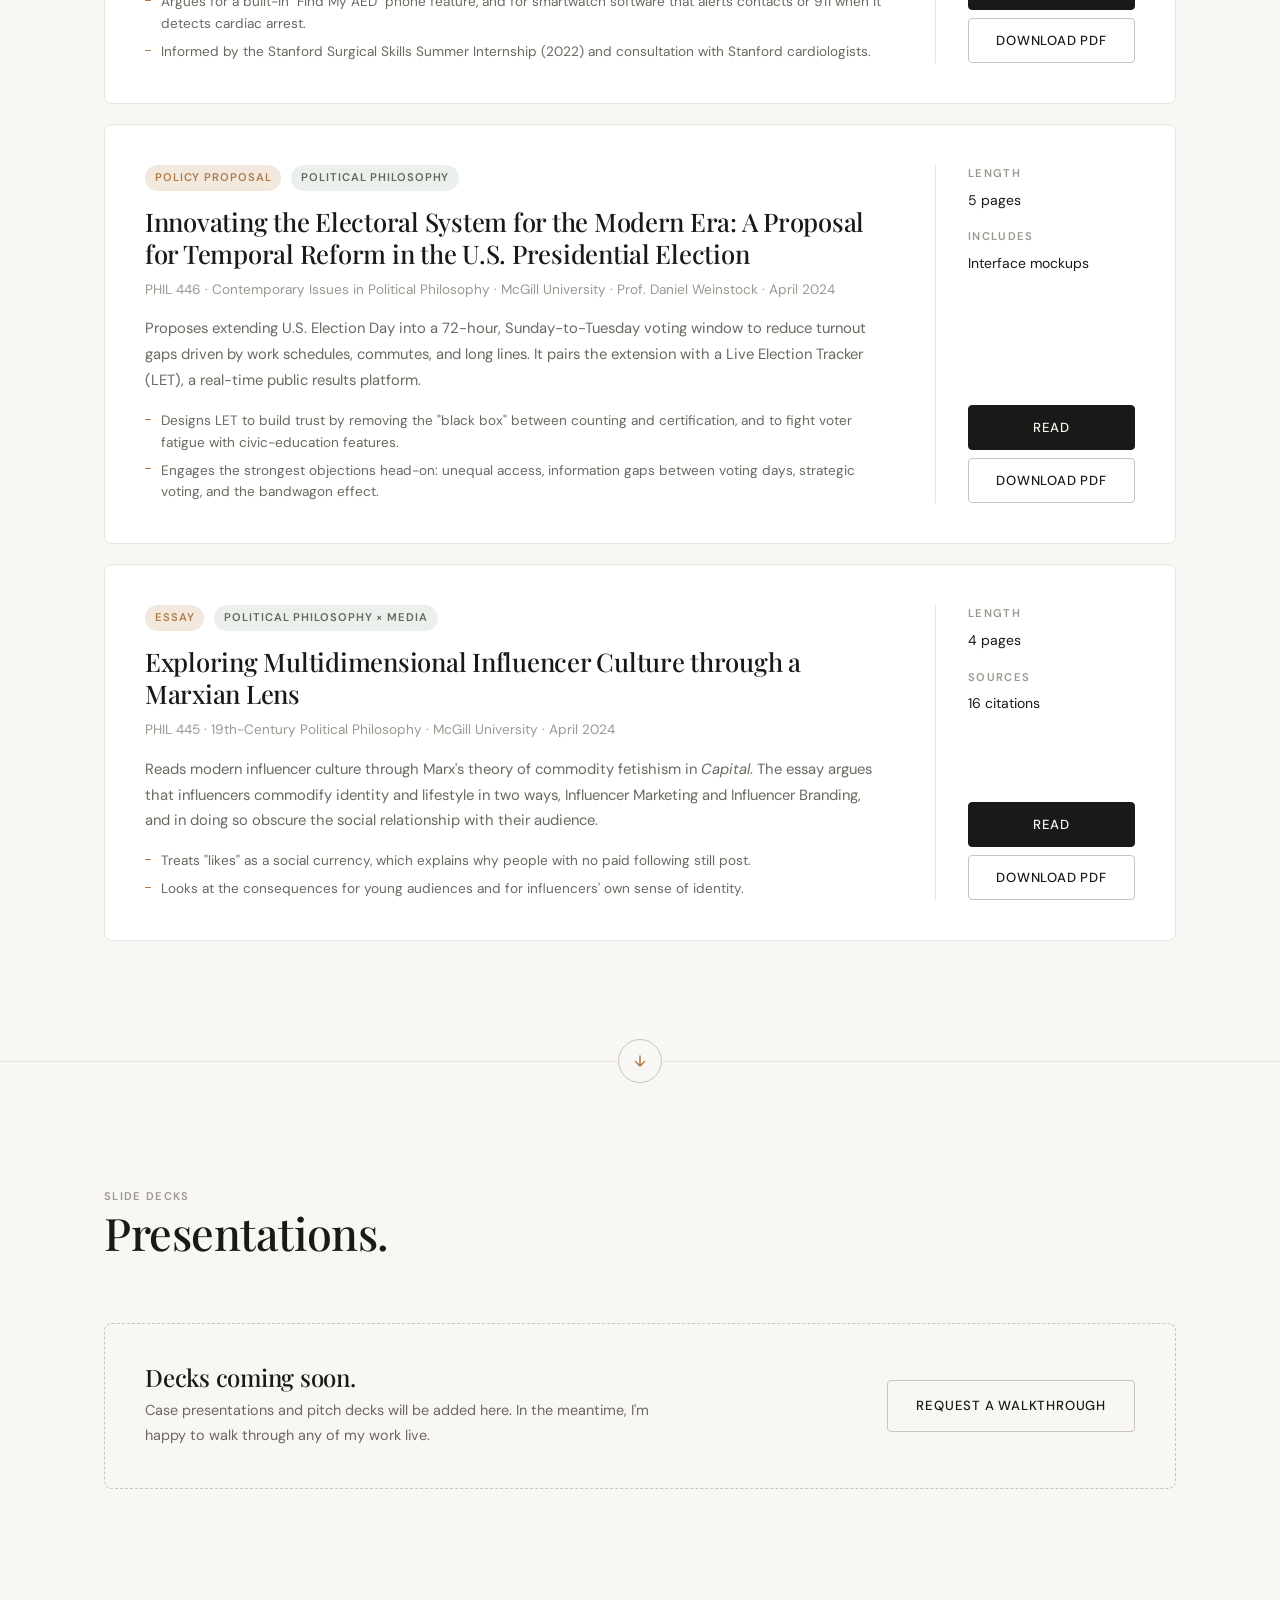
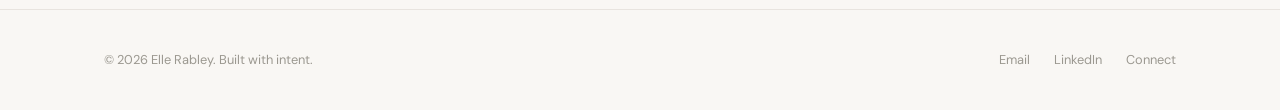
<file: writing/index.html>
<!DOCTYPE html>
<html lang="en">
<head>
  <meta charset="UTF-8" />
  <meta name="viewport" content="width=device-width, initial-scale=1.0" />
  <title>Writing &amp; Research — Elle Rabley</title>
  <meta name="description" content="Research papers, policy briefs, and writing samples by Elle Rabley — public health policy, political philosophy, and medical research." />
  <meta property="og:title"       content="Writing &amp; Research — Elle Rabley" />
  <meta property="og:description" content="Research papers, policy briefs, and writing samples — read or download each one." />
  <meta property="og:type"        content="website" />
  <link rel="icon" type="image/svg+xml" href="../assets/favicon.svg" />
  <link rel="stylesheet" href="../assets/style.css" />
  <style>
    /* ── WRITING-SPECIFIC ── */

    .filter-bar {
      display: flex;
      flex-wrap: wrap;
      gap: 8px;
      margin-bottom: 32px;
    }
    .filter-btn {
      font-size: 0.75rem;
      font-weight: 600;
      letter-spacing: 0.06em;
      text-transform: uppercase;
      padding: 8px 16px;
      border: 1px solid var(--border-dark);
      border-radius: 100px;
      color: var(--text-muted);
      background: transparent;
      transition: all 0.2s var(--ease);
    }
    .filter-btn:hover { border-color: var(--accent); color: var(--accent); }
    .filter-btn.active { background: var(--text); border-color: var(--text); color: var(--bg); }

    .paper-list {
      display: flex;
      flex-direction: column;
      gap: 20px;
    }
    .paper {
      background: var(--bg-card);
      border: 1px solid var(--border);
      border-radius: var(--radius-md);
      padding: clamp(28px, 4vw, 40px);
      display: grid;
      grid-template-columns: 1fr 200px;
      gap: clamp(24px, 4vw, 48px);
      transition: border-color 0.25s var(--ease);
    }
    .paper:hover { border-color: var(--border-dark); }
    .paper[hidden] { display: none; }

    .paper-kicker {
      display: flex;
      flex-wrap: wrap;
      align-items: center;
      gap: 10px;
      margin-bottom: 14px;
    }
    .paper-title {
      font-family: var(--serif);
      font-size: clamp(1.25rem, 2.2vw, 1.6rem);
      font-weight: 500;
      line-height: 1.25;
      margin-bottom: 10px;
    }
    .paper-title a { transition: color 0.2s; }
    .paper-title a:hover { color: var(--accent); }
    .paper-course {
      font-size: 0.85rem;
      color: var(--text-light);
      margin-bottom: 16px;
    }
    .paper-summary { font-size: 0.925rem; margin-bottom: 16px; }
    .paper-points {
      display: flex;
      flex-direction: column;
      gap: 6px;
    }
    .paper-point {
      font-size: 0.85rem;
      color: var(--text-muted);
      padding-left: 16px;
      position: relative;
      line-height: 1.6;
    }
    .paper-point::before {
      content: '';
      position: absolute;
      left: 0; top: 0.65em;
      width: 6px; height: 1px;
      background: var(--accent);
    }

    .paper-side {
      display: flex;
      flex-direction: column;
      gap: 16px;
      border-left: 1px solid var(--border);
      padding-left: clamp(20px, 3vw, 32px);
    }
    .paper-fact .label { display: block; margin-bottom: 4px; }
    .paper-fact-value { font-size: 0.875rem; color: var(--text); }
    .paper-actions {
      display: flex;
      flex-direction: column;
      gap: 8px;
      margin-top: auto;
    }
    .paper-actions .btn { justify-content: center; padding: 11px 16px; }

    .coming-soon {
      border: 1px dashed var(--border-dark);
      border-radius: var(--radius-md);
      padding: clamp(28px, 4vw, 40px);
      display: flex;
      justify-content: space-between;
      align-items: center;
      gap: 24px;
      flex-wrap: wrap;
    }
    .coming-soon h3 { margin-bottom: 6px; }
    .coming-soon p { font-size: 0.9rem; max-width: 520px; }

    @media (max-width: 800px) {
      .paper { grid-template-columns: 1fr; }
      .paper-side {
        border-left: none;
        padding-left: 0;
        border-top: 1px solid var(--border);
        padding-top: 20px;
        display: grid;
        grid-template-columns: 1fr 1fr;
      }
      .paper-actions { grid-column: 1 / -1; flex-direction: row; flex-wrap: wrap; }
      .paper-actions .btn { flex: 1; }
    }
  </style>
</head>
<body>

  <!-- ════ NAV ════ -->
  <nav class="nav">
    <div class="nav-inner">
      <a href="../index.html" class="nav-logo">ER.</a>
      <div class="nav-links">
        <a href="../index.html"              class="nav-link">Home</a>
        <a href="../about/index.html"        class="nav-link">About</a>
        <a href="../experience/index.html"   class="nav-link">Experience</a>
        <a href="../involvement/index.html"  class="nav-link">Involvement</a>
        <a href="../projects/index.html"     class="nav-link">Projects</a>
        <a href="../writing/index.html"      class="nav-link">Writing</a>
        <a href="../dance/index.html"        class="nav-link">Dance &amp; Athletics</a>
        <a href="../contact/index.html"      class="nav-link btn btn-outline" style="padding:8px 20px;">Connect</a>
      </div>
      <button class="nav-toggle" id="nav-toggle" aria-label="Menu">
        <span></span><span></span><span></span>
      </button>
    </div>
  </nav>
  <div class="nav-mobile" id="nav-mobile">
    <a href="../index.html"             class="nav-mobile-link">Home</a>
    <a href="../about/index.html"       class="nav-mobile-link">About</a>
    <a href="../experience/index.html"  class="nav-mobile-link">Experience</a>
    <a href="../involvement/index.html" class="nav-mobile-link">Involvement</a>
    <a href="../projects/index.html"    class="nav-mobile-link">Projects</a>
    <a href="../writing/index.html"     class="nav-mobile-link">Writing</a>
    <a href="../dance/index.html"       class="nav-mobile-link">Dance &amp; Athletics</a>
    <a href="../contact/index.html"     class="nav-mobile-link">Connect</a>
  </div>

  <main>

    <!-- ════ PAGE HEADER ════ -->
    <div class="container">
      <div class="page-header reveal">
        <span class="label">Writing &amp; Research</span>
        <h1>Papers &amp;<br><em class="italic text-accent">writing samples.</em></h1>
        <p class="subtitle">Policy briefs, research papers, and philosophy essays, each available to read in your browser or download as a PDF.</p>
      </div>
    </div>

    <!-- ════ PAPERS ════ -->
    <section class="section">
      <div class="container">

        <div class="filter-bar reveal" role="group" aria-label="Filter by type">
          <button class="filter-btn active" data-filter="all">All</button>
          <button class="filter-btn" data-filter="policy">Policy</button>
          <button class="filter-btn" data-filter="research">Research</button>
          <button class="filter-btn" data-filter="philosophy">Philosophy</button>
        </div>

        <div class="paper-list">

          <!-- Red Dye No. 3 -->
          <article class="paper reveal" data-type="policy">
            <div>
              <div class="paper-kicker">
                <span class="badge badge-accent">Policy Brief</span>
                <span class="badge badge-sage">Public Health × Trade</span>
              </div>
              <h2 class="paper-title"><a href="../assets/papers/rabley-red-dye-3-policy-blueprint.pdf" target="_blank" rel="noopener">Removing Red Dye No. 3 from Canada's Food Supply: A Policy Blueprint for the Minister of Health</a></h2>
              <div class="paper-course">CANS 402 · McGill University · Winter 2026</div>
              <p class="paper-summary">A strategy memo addressed to Canada's Minister of Health. It recommends removing Erythrosine (Red Dye No. 3), a colourant linked to cancer in animal studies, from Canada's permitted food colours by 2027 and from pharmaceuticals by 2028, ahead of the U.S. FDA's ban.</p>
              <div class="paper-points">
                <div class="paper-point">Applies Kingdon's Multiple Streams Framework to show a policy window opened by the July 2026 CUSMA renewal and U.S.–Canada trade tensions.</div>
                <div class="paper-point">Maps a regulatory path that needs no Act of Parliament: a Governor in Council amendment through Canada Gazette I and II.</div>
                <div class="paper-point">Builds a Cabinet coalition with the Trade and Finance ministers, and a health-equity framing for children and low-income communities.</div>
                <div class="paper-point">Rebuts the "market will reformulate" objection by requiring natural substitutes over Red Dye 40.</div>
              </div>
            </div>
            <aside class="paper-side">
              <div class="paper-fact"><span class="label">Length</span><span class="paper-fact-value">17 pages</span></div>
              <div class="paper-fact"><span class="label">Sources</span><span class="paper-fact-value">60 citations</span></div>
              <div class="paper-actions">
                <a href="../assets/papers/rabley-red-dye-3-policy-blueprint.pdf" target="_blank" rel="noopener" class="btn btn-primary">Read</a>
                <a href="../assets/papers/rabley-red-dye-3-policy-blueprint.pdf" download class="btn btn-outline">Download PDF</a>
              </div>
            </aside>
          </article>

          <!-- AED -->
          <article class="paper reveal" data-type="research">
            <div>
              <div class="paper-kicker">
                <span class="badge badge-accent">Research Paper</span>
                <span class="badge badge-sage">Cardiology · Health Equity</span>
              </div>
              <h2 class="paper-title"><a href="../assets/papers/rabley-aed-accessibility.pdf" target="_blank" rel="noopener">Mitigating a Global Health Crisis: Proposals Towards Improving Automated External Defibrillator Accessibility</a></h2>
              <div class="paper-course">Advanced Topics in Biological Research Writing · Stanford Online High School · 2022–2023</div>
              <p class="paper-summary">Sudden cardiac arrest kills about 9 in 10 people it strikes outside a hospital, and about 70% of those arrests happen at home, away from public AEDs. This paper reviews the cardiac physiology behind defibrillation and the racial and income gaps in survival. It then proposes practical ways to put AEDs within reach during the critical minutes.</p>
              <div class="paper-points">
                <div class="paper-point">Proposes "Medical Emergency Boxes," neighborhood AED stations modeled on Little Free Libraries, with placement rules for suburban and rural areas.</div>
                <div class="paper-point">Argues for a built-in "Find My AED" phone feature, and for smartwatch software that alerts contacts or 911 when it detects cardiac arrest.</div>
                <div class="paper-point">Informed by the Stanford Surgical Skills Summer Internship (2022) and consultation with Stanford cardiologists.</div>
              </div>
            </div>
            <aside class="paper-side">
              <div class="paper-fact"><span class="label">Length</span><span class="paper-fact-value">12 pages</span></div>
              <div class="paper-fact"><span class="label">Sources</span><span class="paper-fact-value">86 citations</span></div>
              <div class="paper-actions">
                <a href="../assets/papers/rabley-aed-accessibility.pdf" target="_blank" rel="noopener" class="btn btn-primary">Read</a>
                <a href="../assets/papers/rabley-aed-accessibility.pdf" download class="btn btn-outline">Download PDF</a>
              </div>
            </aside>
          </article>

          <!-- Electoral reform -->
          <article class="paper reveal" data-type="philosophy policy">
            <div>
              <div class="paper-kicker">
                <span class="badge badge-accent">Policy Proposal</span>
                <span class="badge badge-sage">Political Philosophy</span>
              </div>
              <h2 class="paper-title"><a href="../assets/papers/rabley-electoral-temporal-reform.pdf" target="_blank" rel="noopener">Innovating the Electoral System for the Modern Era: A Proposal for Temporal Reform in the U.S. Presidential Election</a></h2>
              <div class="paper-course">PHIL 446 · Contemporary Issues in Political Philosophy · McGill University · Prof. Daniel Weinstock · April 2024</div>
              <p class="paper-summary">Proposes extending U.S. Election Day into a 72-hour, Sunday-to-Tuesday voting window to reduce turnout gaps driven by work schedules, commutes, and long lines. It pairs the extension with a Live Election Tracker (LET), a real-time public results platform.</p>
              <div class="paper-points">
                <div class="paper-point">Designs LET to build trust by removing the "black box" between counting and certification, and to fight voter fatigue with civic-education features.</div>
                <div class="paper-point">Engages the strongest objections head-on: unequal access, information gaps between voting days, strategic voting, and the bandwagon effect.</div>
              </div>
            </div>
            <aside class="paper-side">
              <div class="paper-fact"><span class="label">Length</span><span class="paper-fact-value">5 pages</span></div>
              <div class="paper-fact"><span class="label">Includes</span><span class="paper-fact-value">Interface mockups</span></div>
              <div class="paper-actions">
                <a href="../assets/papers/rabley-electoral-temporal-reform.pdf" target="_blank" rel="noopener" class="btn btn-primary">Read</a>
                <a href="../assets/papers/rabley-electoral-temporal-reform.pdf" download class="btn btn-outline">Download PDF</a>
              </div>
            </aside>
          </article>

          <!-- Influencer culture -->
          <article class="paper reveal" data-type="philosophy">
            <div>
              <div class="paper-kicker">
                <span class="badge badge-accent">Essay</span>
                <span class="badge badge-sage">Political Philosophy × Media</span>
              </div>
              <h2 class="paper-title"><a href="../assets/papers/rabley-influencer-culture-marx.pdf" target="_blank" rel="noopener">Exploring Multidimensional Influencer Culture through a Marxian Lens</a></h2>
              <div class="paper-course">PHIL 445 · 19th-Century Political Philosophy · McGill University · April 2024</div>
              <p class="paper-summary">Reads modern influencer culture through Marx's theory of commodity fetishism in <em>Capital</em>. The essay argues that influencers commodify identity and lifestyle in two ways, Influencer Marketing and Influencer Branding, and in doing so obscure the social relationship with their audience.</p>
              <div class="paper-points">
                <div class="paper-point">Treats "likes" as a social currency, which explains why people with no paid following still post.</div>
                <div class="paper-point">Looks at the consequences for young audiences and for influencers' own sense of identity.</div>
              </div>
            </div>
            <aside class="paper-side">
              <div class="paper-fact"><span class="label">Length</span><span class="paper-fact-value">4 pages</span></div>
              <div class="paper-fact"><span class="label">Sources</span><span class="paper-fact-value">16 citations</span></div>
              <div class="paper-actions">
                <a href="../assets/papers/rabley-influencer-culture-marx.pdf" target="_blank" rel="noopener" class="btn btn-primary">Read</a>
                <a href="../assets/papers/rabley-influencer-culture-marx.pdf" download class="btn btn-outline">Download PDF</a>
              </div>
            </aside>
          </article>

        </div>
      </div>
    </section>

    <div class="divider"></div>

    <!-- ════ DECKS ════ -->
    <section class="section">
      <div class="container">
        <div class="section-header reveal">
          <span class="label">Slide Decks</span>
          <h2>Presentations.</h2>
        </div>
        <div class="coming-soon reveal reveal-delay-1">
          <div>
            <h3>Decks coming soon.</h3>
            <p>Case presentations and pitch decks will be added here. In the meantime, I'm happy to walk through any of my work live.</p>
          </div>
          <a href="../contact/index.html" class="btn btn-outline">Request a Walkthrough</a>
        </div>
      </div>
    </section>

  </main>

  <!-- ════ FOOTER ════ -->
  <footer>
    <div class="container">
      <div class="footer-inner">
        <span class="footer-copy">© 2026 Elle Rabley. Built with intent.</span>
        <div class="footer-links">
          <a href="mailto:elle.elisha.rabley@gmail.com" class="footer-link">Email</a>
          <a href="https://www.linkedin.com/in/elisha-elle-rabley-b92aa0346" class="footer-link" target="_blank" rel="noopener">LinkedIn</a>
          <a href="../contact/index.html" class="footer-link">Connect</a>
        </div>
      </div>
    </div>
  </footer>

  <script src="../assets/main.js"></script>
  <script>
    document.querySelectorAll('.filter-btn').forEach(btn => {
      btn.addEventListener('click', () => {
        const f = btn.dataset.filter;
        document.querySelectorAll('.filter-btn').forEach(b => b.classList.toggle('active', b === btn));
        document.querySelectorAll('.paper').forEach(p => {
          p.hidden = f !== 'all' && !p.dataset.type.split(' ').includes(f);
        });
      });
    });
  </script>
</body>
</html>
</file>
<file: assets/style.css>
/* ==========================================
   ELLE RABLEY — PORTFOLIO DESIGN SYSTEM
   ========================================== */

@import url('https://fonts.googleapis.com/css2?family=Playfair+Display:ital,wght@0,400;0,500;0,600;0,700;1,400;1,500&family=DM+Sans:ital,wght@0,300;0,400;0,500;0,600;1,300;1,400&display=swap');

/* === TOKENS === */
:root {
  --bg:           #F9F7F4;
  --bg-card:      #FFFFFF;
  --text:         #1A1917;
  --text-muted:   #6B6860;
  --text-light:   #9B9890;
  --accent:       #B07D4A;
  --accent-light: #D4A574;
  --accent-pale:  #F2E8DE;
  --sage:         #5C6B5E;
  --sage-pale:    #ECF0EC;
  --border:       #E8E4DF;
  --border-dark:  #C8C4BF;

  --serif:        'Playfair Display', Georgia, serif;
  --sans:         'DM Sans', system-ui, sans-serif;

  --nav-h:        72px;
  --max-w:        1200px;
  --gutter:       clamp(24px, 5vw, 80px);
  --section-py:   clamp(64px, 10vw, 120px);

  --radius:       4px;
  --radius-md:    8px;
  --ease:         cubic-bezier(0.16, 1, 0.3, 1);
}

/* === RESET === */
*, *::before, *::after { box-sizing: border-box; margin: 0; padding: 0; }
html { scroll-behavior: smooth; font-size: 16px; -webkit-font-smoothing: antialiased; }
body {
  font-family: var(--sans);
  background: var(--bg);
  color: var(--text);
  line-height: 1.6;
  min-height: 100vh;
  overflow-x: hidden;
}
img { display: block; max-width: 100%; height: auto; }
a { color: inherit; text-decoration: none; }
ul, ol { list-style: none; }
button { cursor: pointer; font-family: var(--sans); border: none; background: none; }

/* === TYPOGRAPHY === */
.serif { font-family: var(--serif); }

h1, h2, h3, h4 { font-family: var(--serif); line-height: 1.15; letter-spacing: -0.01em; font-weight: 500; }
h1 { font-size: clamp(2.8rem, 6vw, 5rem); }
h2 { font-size: clamp(1.8rem, 3.5vw, 2.8rem); }
h3 { font-size: clamp(1.2rem, 2vw, 1.5rem); }
h4 { font-size: 1rem; font-family: var(--sans); font-weight: 600; letter-spacing: 0.08em; text-transform: uppercase; color: var(--accent); }

p { font-size: 1rem; line-height: 1.75; color: var(--text-muted); }
p.large { font-size: clamp(1rem, 1.5vw, 1.125rem); }

.label {
  font-family: var(--sans);
  font-size: 0.7rem;
  font-weight: 600;
  letter-spacing: 0.12em;
  text-transform: uppercase;
  color: var(--text-light);
}

/* === LAYOUT === */
.container {
  width: 100%;
  max-width: var(--max-w);
  margin: 0 auto;
  padding: 0 var(--gutter);
}

.section {
  padding: var(--section-py) 0;
}

/* === NAVIGATION === */
.nav {
  position: fixed;
  top: 0; left: 0; right: 0;
  height: var(--nav-h);
  background: rgba(249, 247, 244, 0.92);
  backdrop-filter: blur(12px);
  -webkit-backdrop-filter: blur(12px);
  border-bottom: 1px solid var(--border);
  z-index: 100;
  transition: border-color 0.3s var(--ease), background 0.3s var(--ease);
}

.nav-inner {
  display: flex;
  align-items: center;
  justify-content: space-between;
  height: 100%;
  max-width: var(--max-w);
  margin: 0 auto;
  padding: 0 var(--gutter);
}

.nav-logo {
  font-family: var(--serif);
  font-size: 1.25rem;
  font-weight: 600;
  letter-spacing: 0.04em;
  color: var(--text);
  transition: color 0.2s;
}
.nav-logo:hover { color: var(--accent); }

.nav-links {
  display: flex;
  align-items: center;
  gap: 28px;
}

.nav-link {
  font-size: 0.825rem;
  font-weight: 500;
  letter-spacing: 0.06em;
  text-transform: uppercase;
  color: var(--text-muted);
  position: relative;
  transition: color 0.2s var(--ease);
  padding-bottom: 2px;
}
.nav-link::after {
  content: '';
  position: absolute;
  bottom: -2px; left: 0;
  width: 0; height: 1px;
  background: var(--accent);
  transition: width 0.3s var(--ease);
}
.nav-link:hover,
.nav-link.active { color: var(--text); }
.nav-link:hover::after,
.nav-link.active::after { width: 100%; }

/* Mobile hamburger */
.nav-toggle {
  display: none;
  flex-direction: column;
  gap: 5px;
  width: 24px;
  cursor: pointer;
  padding: 4px 0;
}
.nav-toggle span {
  display: block;
  height: 1.5px;
  width: 100%;
  background: var(--text);
  transition: all 0.3s var(--ease);
  transform-origin: center;
}
.nav-toggle.open span:nth-child(1) { transform: translateY(6.5px) rotate(45deg); }
.nav-toggle.open span:nth-child(2) { opacity: 0; }
.nav-toggle.open span:nth-child(3) { transform: translateY(-6.5px) rotate(-45deg); }

.nav-mobile {
  display: none;
  position: fixed;
  top: var(--nav-h); left: 0; right: 0;
  background: var(--bg);
  border-bottom: 1px solid var(--border);
  padding: 24px var(--gutter) 32px;
  z-index: 99;
  flex-direction: column;
  gap: 0;
}
.nav-mobile.open { display: flex; }
.nav-mobile-link {
  font-size: 1.1rem;
  font-weight: 400;
  color: var(--text-muted);
  padding: 14px 0;
  border-bottom: 1px solid var(--border);
  transition: color 0.2s;
  display: block;
}
.nav-mobile-link:last-child { border-bottom: none; }
.nav-mobile-link:hover { color: var(--text); }

/* Main content offset */
main { padding-top: var(--nav-h); }

/* === BUTTONS === */
.btn {
  display: inline-flex;
  align-items: center;
  gap: 8px;
  font-family: var(--sans);
  font-size: 0.825rem;
  font-weight: 500;
  letter-spacing: 0.06em;
  text-transform: uppercase;
  padding: 14px 28px;
  border: 1.5px solid;
  border-radius: var(--radius);
  transition: all 0.25s var(--ease);
  cursor: pointer;
}

.btn-primary {
  background: var(--text);
  color: var(--bg);
  border-color: var(--text);
}
.btn-primary:hover {
  background: var(--accent);
  border-color: var(--accent);
  transform: translateY(-1px);
}

.btn-outline {
  background: transparent;
  color: var(--text);
  border-color: var(--border-dark);
}
.btn-outline:hover {
  border-color: var(--accent);
  color: var(--accent);
  transform: translateY(-1px);
}

.btn-ghost {
  background: transparent;
  color: var(--accent);
  border-color: transparent;
  padding-left: 0;
  letter-spacing: 0.04em;
}
.btn-ghost:hover { color: var(--text); }
.btn-ghost svg { transition: transform 0.2s var(--ease); }
.btn-ghost:hover svg { transform: translateX(4px); }

/* === CARDS === */
.card {
  background: var(--bg-card);
  border: 1px solid var(--border);
  border-radius: var(--radius-md);
  padding: 32px;
  transition: transform 0.25s var(--ease), border-color 0.25s var(--ease);
}
.card:hover {
  transform: translateY(-3px);
  border-color: var(--border-dark);
}

/* === DIVIDER === */
.divider {
  height: 1px;
  background: var(--border);
  margin: 0;
  position: relative;
}

/* Scroll cue sitting on each section divider */
.divider-arrow {
  position: absolute;
  left: 50%;
  top: 50%;
  width: 44px;
  height: 44px;
  margin: -22px 0 0 -22px;
  border-radius: 50%;
  background: var(--bg);
  border: 1px solid var(--border-dark);
  color: var(--accent);
  display: flex;
  align-items: center;
  justify-content: center;
  animation: nudge 2.2s var(--ease) infinite;
  transition: background 0.2s var(--ease), color 0.2s var(--ease), border-color 0.2s var(--ease);
}
.divider-arrow:hover,
.divider-arrow:focus-visible {
  background: var(--accent);
  border-color: var(--accent);
  color: var(--bg);
  animation-play-state: paused;
}
/* Land the next section's heading just below the fixed nav */
.divider + * { scroll-margin-top: calc(var(--nav-h) - var(--section-py) + 24px); }
@keyframes nudge {
  0%, 100% { transform: translateY(0); }
  50%      { transform: translateY(5px); }
}
@media (prefers-reduced-motion: reduce) {
  .divider-arrow { animation: none; }
}

/* === BADGE === */
.badge {
  display: inline-flex;
  align-items: center;
  gap: 6px;
  font-size: 0.7rem;
  font-weight: 600;
  letter-spacing: 0.08em;
  text-transform: uppercase;
  padding: 4px 10px;
  border-radius: 100px;
}
.badge-accent { background: var(--accent-pale); color: var(--accent); }
.badge-sage   { background: var(--sage-pale);   color: var(--sage);   }
.badge-dark   { background: var(--text);         color: var(--bg);     }

/* === PAGE HEADER === */
.page-header {
  padding: clamp(48px, 8vw, 96px) 0 clamp(40px, 6vw, 72px);
  border-bottom: 1px solid var(--border);
}
.page-header .label { margin-bottom: 16px; }
.page-header h1 { margin-bottom: 20px; }
.page-header .subtitle {
  max-width: 520px;
  font-size: clamp(1rem, 1.5vw, 1.125rem);
  color: var(--text-muted);
}

/* === SECTION HEADER === */
.section-header {
  margin-bottom: clamp(40px, 6vw, 64px);
}
.section-header .label { margin-bottom: 12px; }
.section-header h2 { margin-bottom: 16px; }
.section-header p { max-width: 480px; }

/* === FOOTER === */
footer {
  border-top: 1px solid var(--border);
  padding: 40px 0;
}
.footer-inner {
  display: flex;
  align-items: center;
  justify-content: space-between;
  gap: 24px;
  flex-wrap: wrap;
}
.footer-copy {
  font-size: 0.8rem;
  color: var(--text-light);
}
.footer-links {
  display: flex;
  gap: 24px;
}
.footer-link {
  font-size: 0.8rem;
  color: var(--text-light);
  transition: color 0.2s;
}
.footer-link:hover { color: var(--accent); }

/* === ANIMATIONS === */
@keyframes fadeUp {
  from { opacity: 0; transform: translateY(20px); }
  to   { opacity: 1; transform: translateY(0); }
}
@keyframes fadeIn {
  from { opacity: 0; }
  to   { opacity: 1; }
}

.animate-fade-up {
  animation: fadeUp 0.8s var(--ease) both;
}
.animate-fade-in {
  animation: fadeIn 0.6s ease both;
}
.delay-1 { animation-delay: 0.1s; }
.delay-2 { animation-delay: 0.2s; }
.delay-3 { animation-delay: 0.35s; }
.delay-4 { animation-delay: 0.5s; }
.delay-5 { animation-delay: 0.65s; }

/* Scroll-triggered reveal */
.reveal {
  opacity: 0;
  transform: translateY(24px);
  transition: opacity 0.7s var(--ease), transform 0.7s var(--ease);
}
.reveal.visible {
  opacity: 1;
  transform: translateY(0);
}
.reveal-delay-1 { transition-delay: 0.1s; }
.reveal-delay-2 { transition-delay: 0.2s; }
.reveal-delay-3 { transition-delay: 0.3s; }
.reveal-delay-4 { transition-delay: 0.4s; }

/* === UTILITIES === */
.text-accent { color: var(--accent); }
.text-muted  { color: var(--text-muted); }
.text-light  { color: var(--text-light); }
.italic      { font-style: italic; }
.weight-400  { font-weight: 400; }
.weight-500  { font-weight: 500; }

/* === RESPONSIVE === */
@media (max-width: 1024px) {
  .nav-links { display: none; }
  .nav-toggle { display: flex; }
}

@media (max-width: 768px) {

  .footer-inner { flex-direction: column; align-items: flex-start; gap: 16px; }
}

@media (max-width: 480px) {
  :root { --gutter: 20px; }
}
</file>
